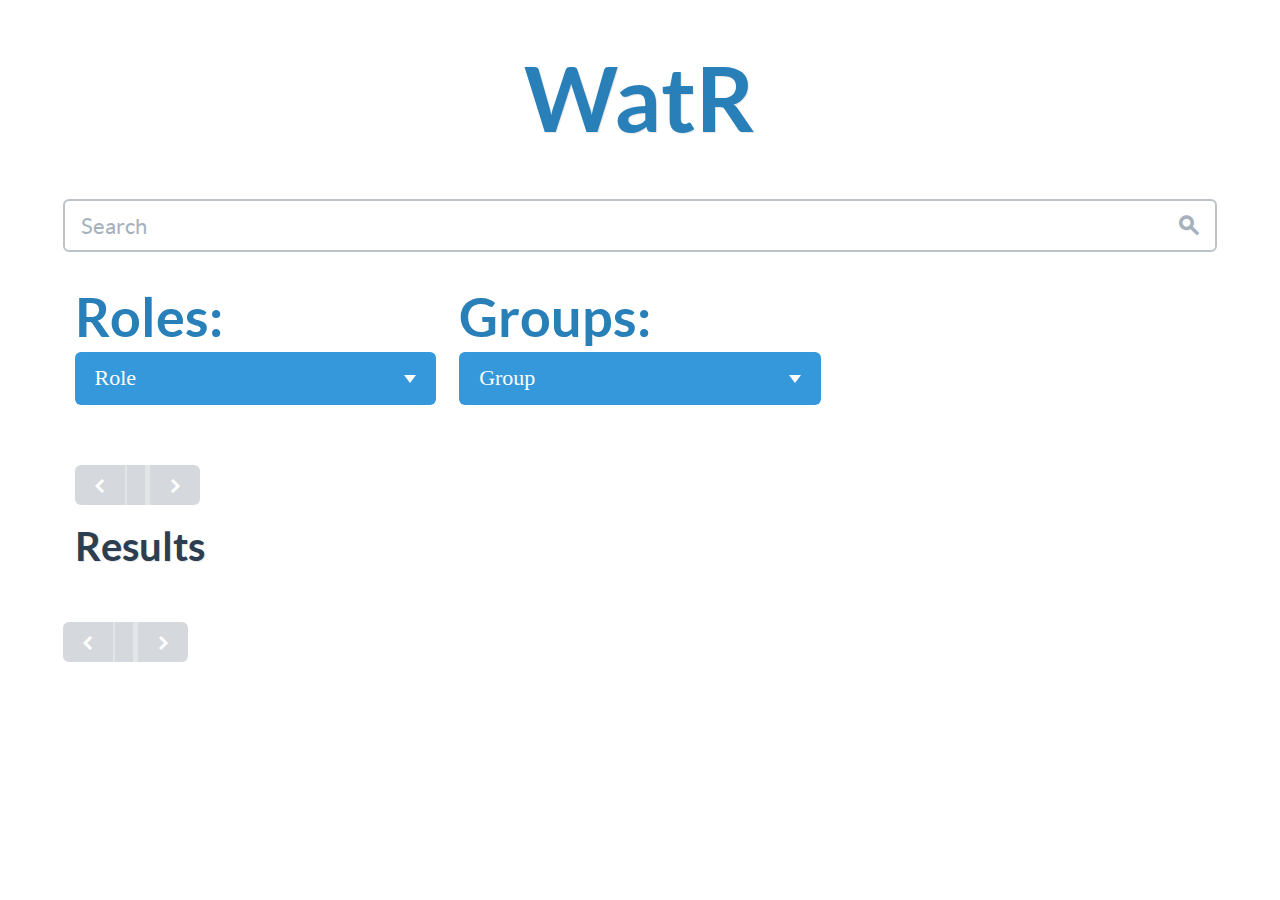
<file: index.html>
<!DOCTYPE html>
<html lang="en">
    <head>
        <meta charset="utf-8"/>
        <title>WatR</title>

        <!-- Optimized mobile viewport -->
        <meta name="viewport" content="width=device-width, initial-scale=1.0"/>

        <meta http-equiv="X-UA-Compatible" content="IE=edge,chrome=1"/>
        <meta name="description" content="outil de recherche solR personalisé"/>
        <meta name="author" content="de fred, flav et louis l'embrouille"/>
        <meta name="keywords" content="solr recherche search watr" />


        <!-- Loading Bootstrap -->
        <link href="bootstrap/css/bootstrap.css" rel="stylesheet"/>

        <!-- css sheets-->
        <link rel="stylesheet" media="screen" type="text/css" href="css/normalize.css" />
        <link href="css/style.css" rel="stylesheet" />
        <link href="css/flat-ui.css" rel="stylesheet"/>
        <link href="css/watr.css" rel="stylesheet"/>
        <link rel="shortcut icon" href="images/favicon.ico"/>

        <!-- HTML5 shim, for IE6-8 support of HTML5 elements. All other JS at the end of file. -->
        <!--[if lt IE 9]>
          <script src="js/html5shiv.js"></script>
          <script src="js/respond.min.js"></script>
        <![endif]-->



    </head>
    <body>
        <div id="header" class="container">
            <header>
                <div class="g3" style="text-align:center;">
                    <h1>WatR</h1>
                </div>
            </header>
        </div>

        <!-- zone de filtres -->
        <div class="g3">
            <input id="search"  type="text" class="form-control input-hg" placeholder="Search" />
            <span class="input-icon fui-search"></span>
        </div>

        <div id="left" class="g3">

            <div id="role" class="g1">
                <label>Roles:</label>
                <select name="huge" multiple="multiple"   class="select-block">
                </select>
            </div>

            <div id="group" class="g1">
                <label>Groups:</label>
                <select name="huge" multiple="multiple" class="select-block">
                </select>
            </div>
            
            <!-- Le paginateur du haut -->
            <div class="pagination g3">
			  <ul>
				<li class="previous">
				  <a href="#" class="fui-arrow-left" onclick="previousPage();"></a>
				</li>			

				<li class="next">
				  <a href="#" class="fui-arrow-right" onclick="nextPage();"></a>
				</li>
			  </ul>
			</div>

            <!-- Zone d'affichage des resultats -->
            <h3 class="g3">Results</h3>
            <table id="results" style="border:1px solid grey;">
            </table>        
        </div>
        <!-- Formulaire de filtre supplémentaire -->
   <!--     <div id="details" class="g1">
            <h4>Person</h4>
            <input type="text" class="form-control input-lg g3" placeholder="Lastname"/>
            <input type="text" class="form-control input-lg g3" placeholder="Firstname"/>
            <input type="text" class="form-control input-lg g3" placeholder="Age"/>
            <p>Sex:</p>
            <label class="radio g1"><input type="radio" name="group1" value="1" data-toggle="radio" checked>All</label>
            <label class="radio g1"><input type="radio" name="group1" value="2" data-toggle="radio">Man</label>
            <label class="radio g1"><input type="radio" name="group1" value="3" data-toggle="radio">Woman</label>
            <input type="text" class="form-control input-lg g3" placeholder="Size"/>
            <input type="text" class="form-control input-lg g3" placeholder="FootSize"/>
        </div>-->
		
		
		<!-- Le paginateur du bas -->
		<div class="pagination g3">
		  <ul>
			<li class="previous">
			  <a href="#" class="fui-arrow-left" onclick="previousPage();"></a>
			</li>
										

			<li class="next">
			  <a href="#" class="fui-arrow-right" onclick="nextPage();"></a>
			</li>
		  </ul>
		</div>

        <!-- retour a la ligne forcé -->
        <div class="cf"></div>

        <!-- /.container -->


        <!-- Load JS here for greater good =============================-->
        <!-- jquery -->
        <script src="http://ajax.googleapis.com/ajax/libs/jquery/1.10.2/jquery.min.js"></script>
        <script src="//code.jquery.com/jquery-1.10.2.js"></script>
        <script src="js/jquery-1.8.3.min.js"></script>
        <script src="js/jquery-ui-1.10.3.custom.min.js"></script>
        <script src="js/jquery.ui.touch-punch.min.js"></script>
        <script src="js/bootstrap.min.js"></script>
        <script src="js/bootstrap-select.js"></script>
        <script src="js/bootstrap-switch.js"></script>
        <script src="js/flatui-checkbox.js"></script>
        <script src="js/flatui-radio.js"></script>
        <script src="js/jquery.tagsinput.js"></script>
        <script src="js/jquery.placeholder.js"></script>

        <!-- watR script-->
        <script type="text/javascript" src="js/watr.js"></script>

        <!-- HTML5 IE Enabling Script -->
        <!--[if lt IE 9]><script src="http://html5shim.googlecode.com/svn/trunk/html5.js"></script><![endif]-->

        <!-- CSS3 Media Queries -->
        <script src="js/respond.min.js"></script>

    </body>
</html>
</file>
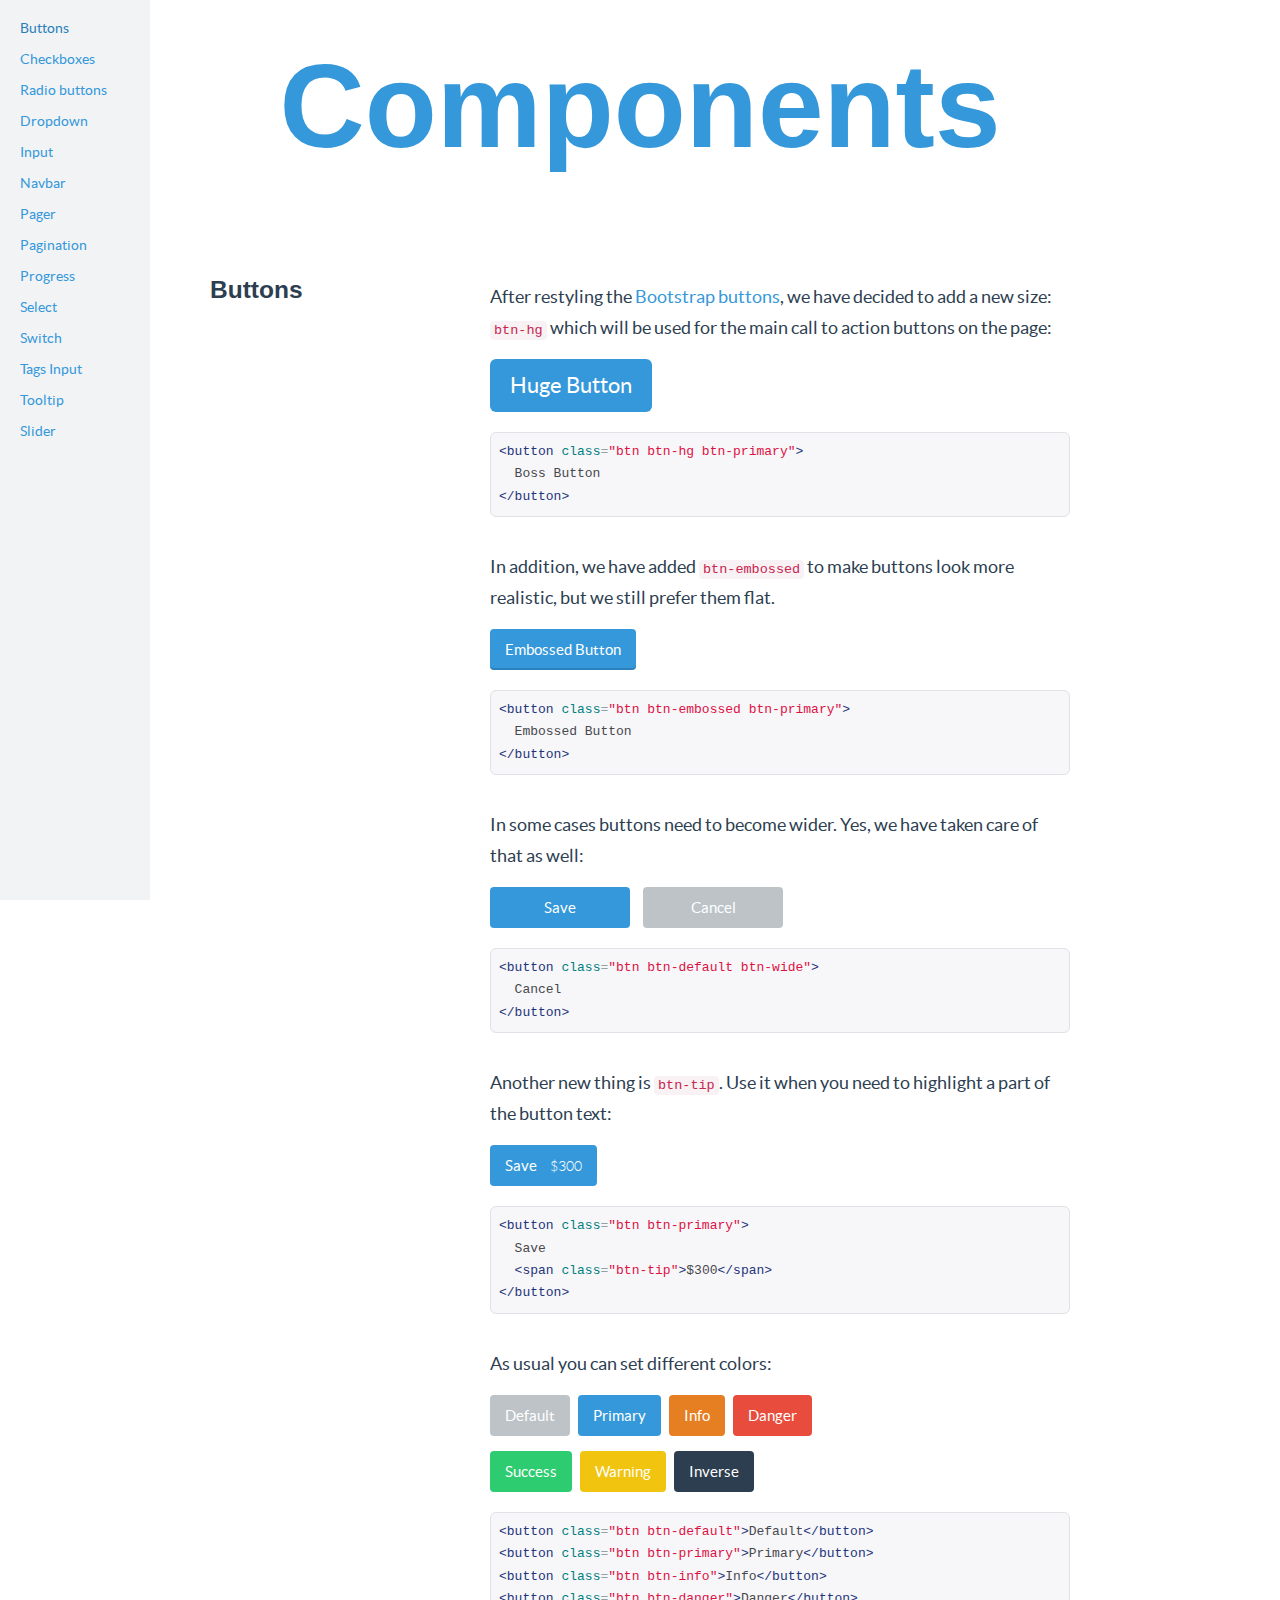
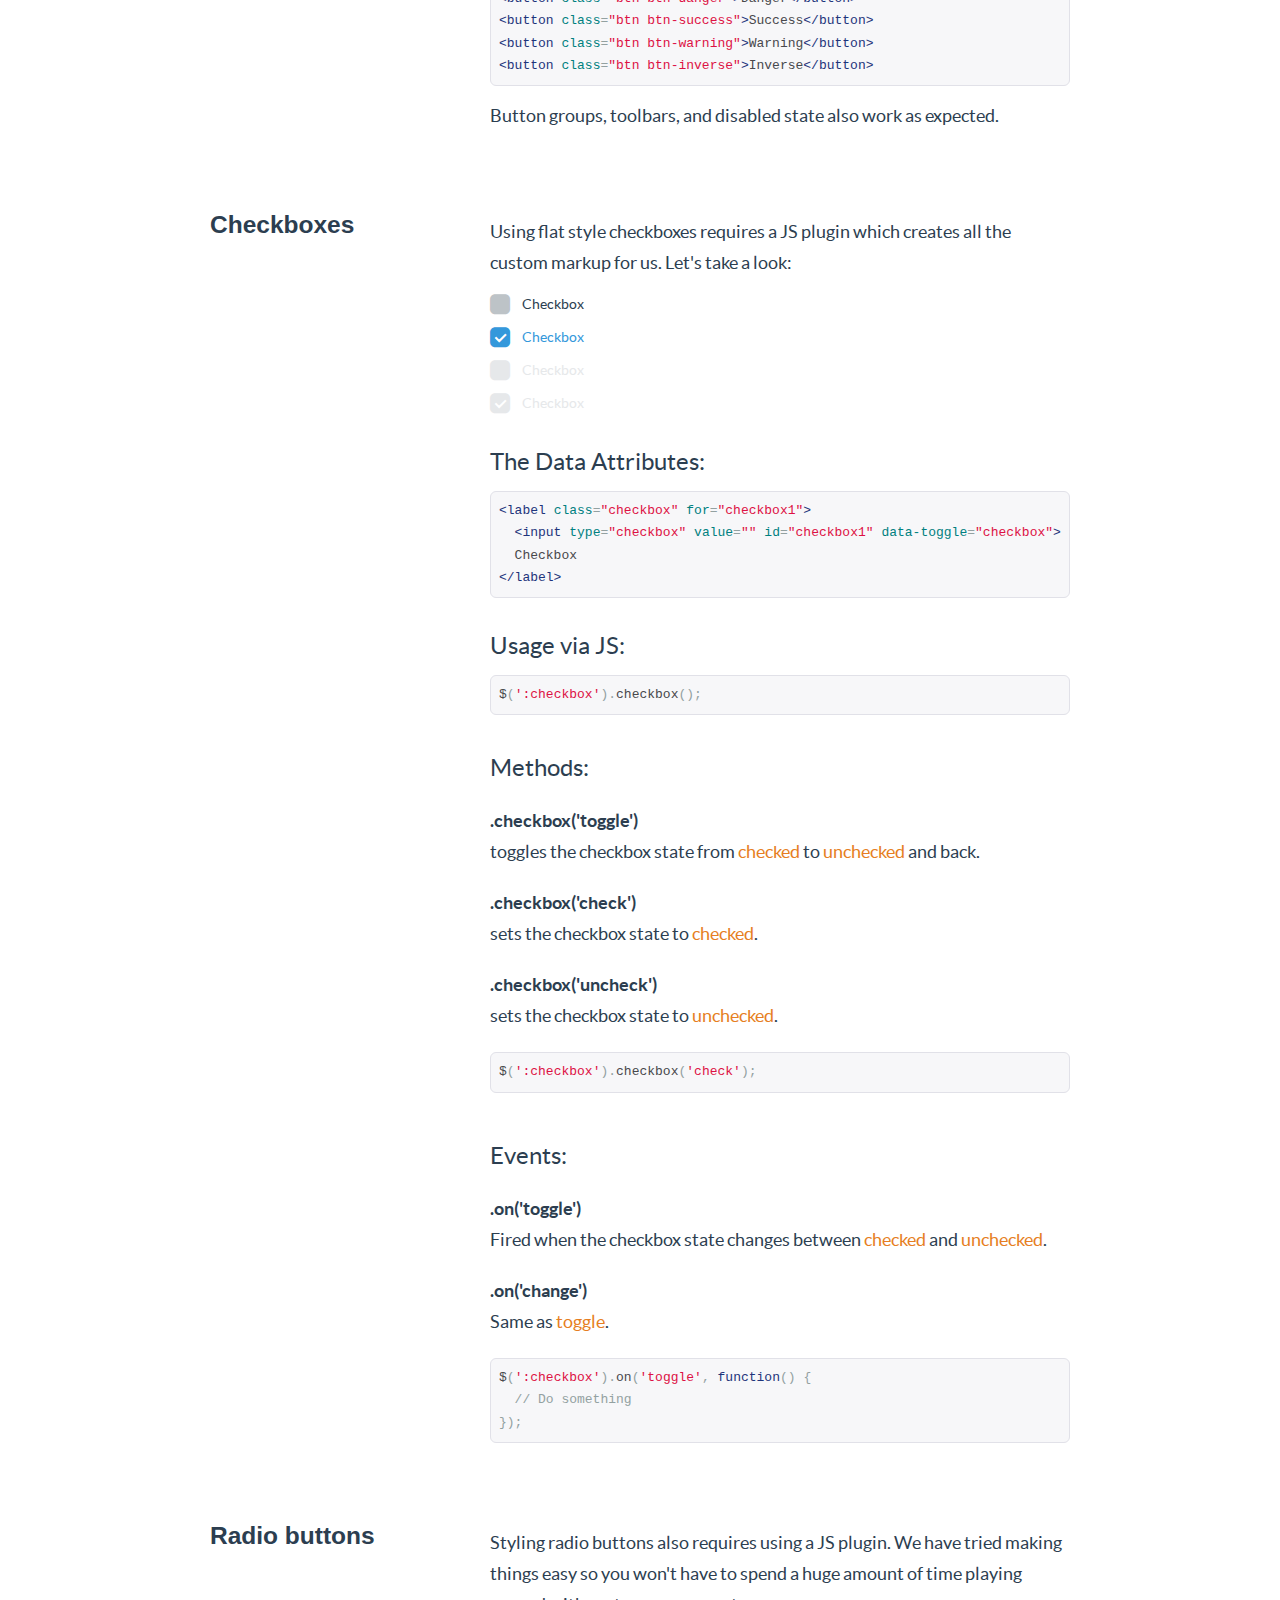
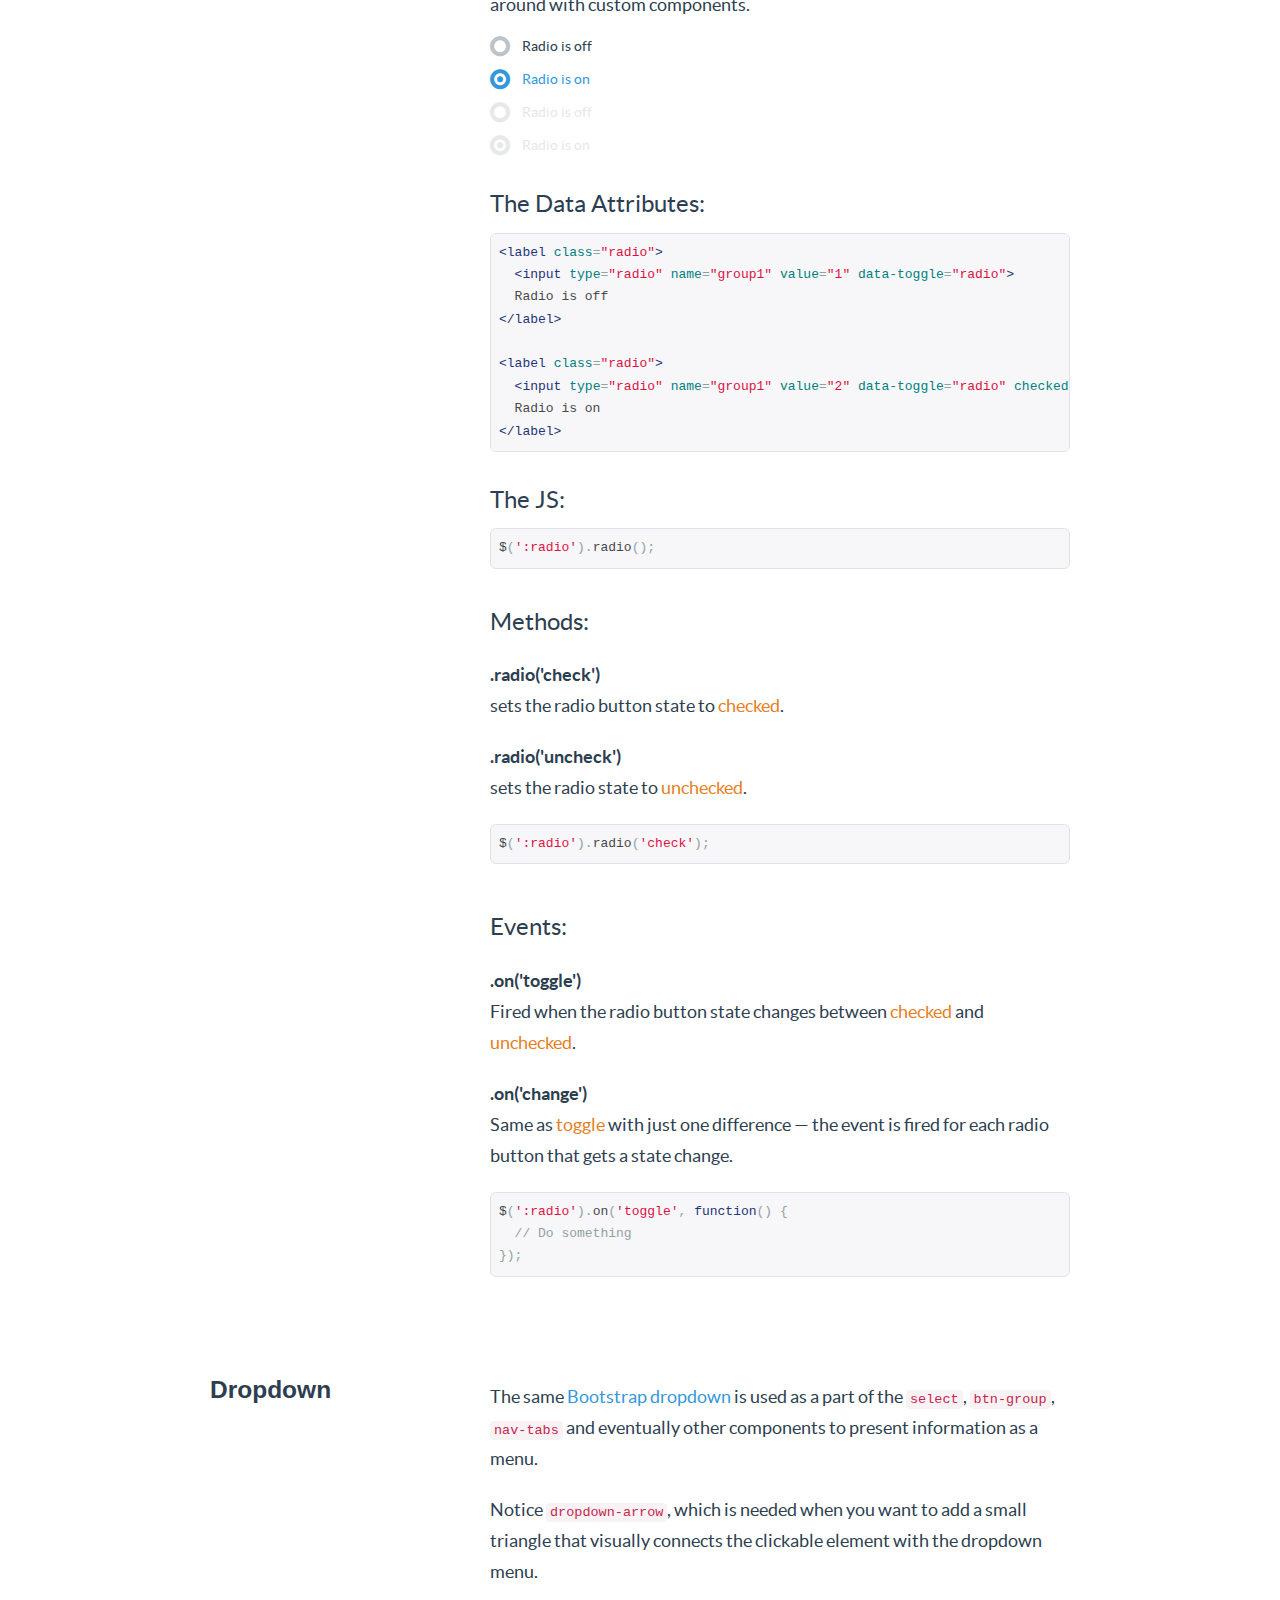
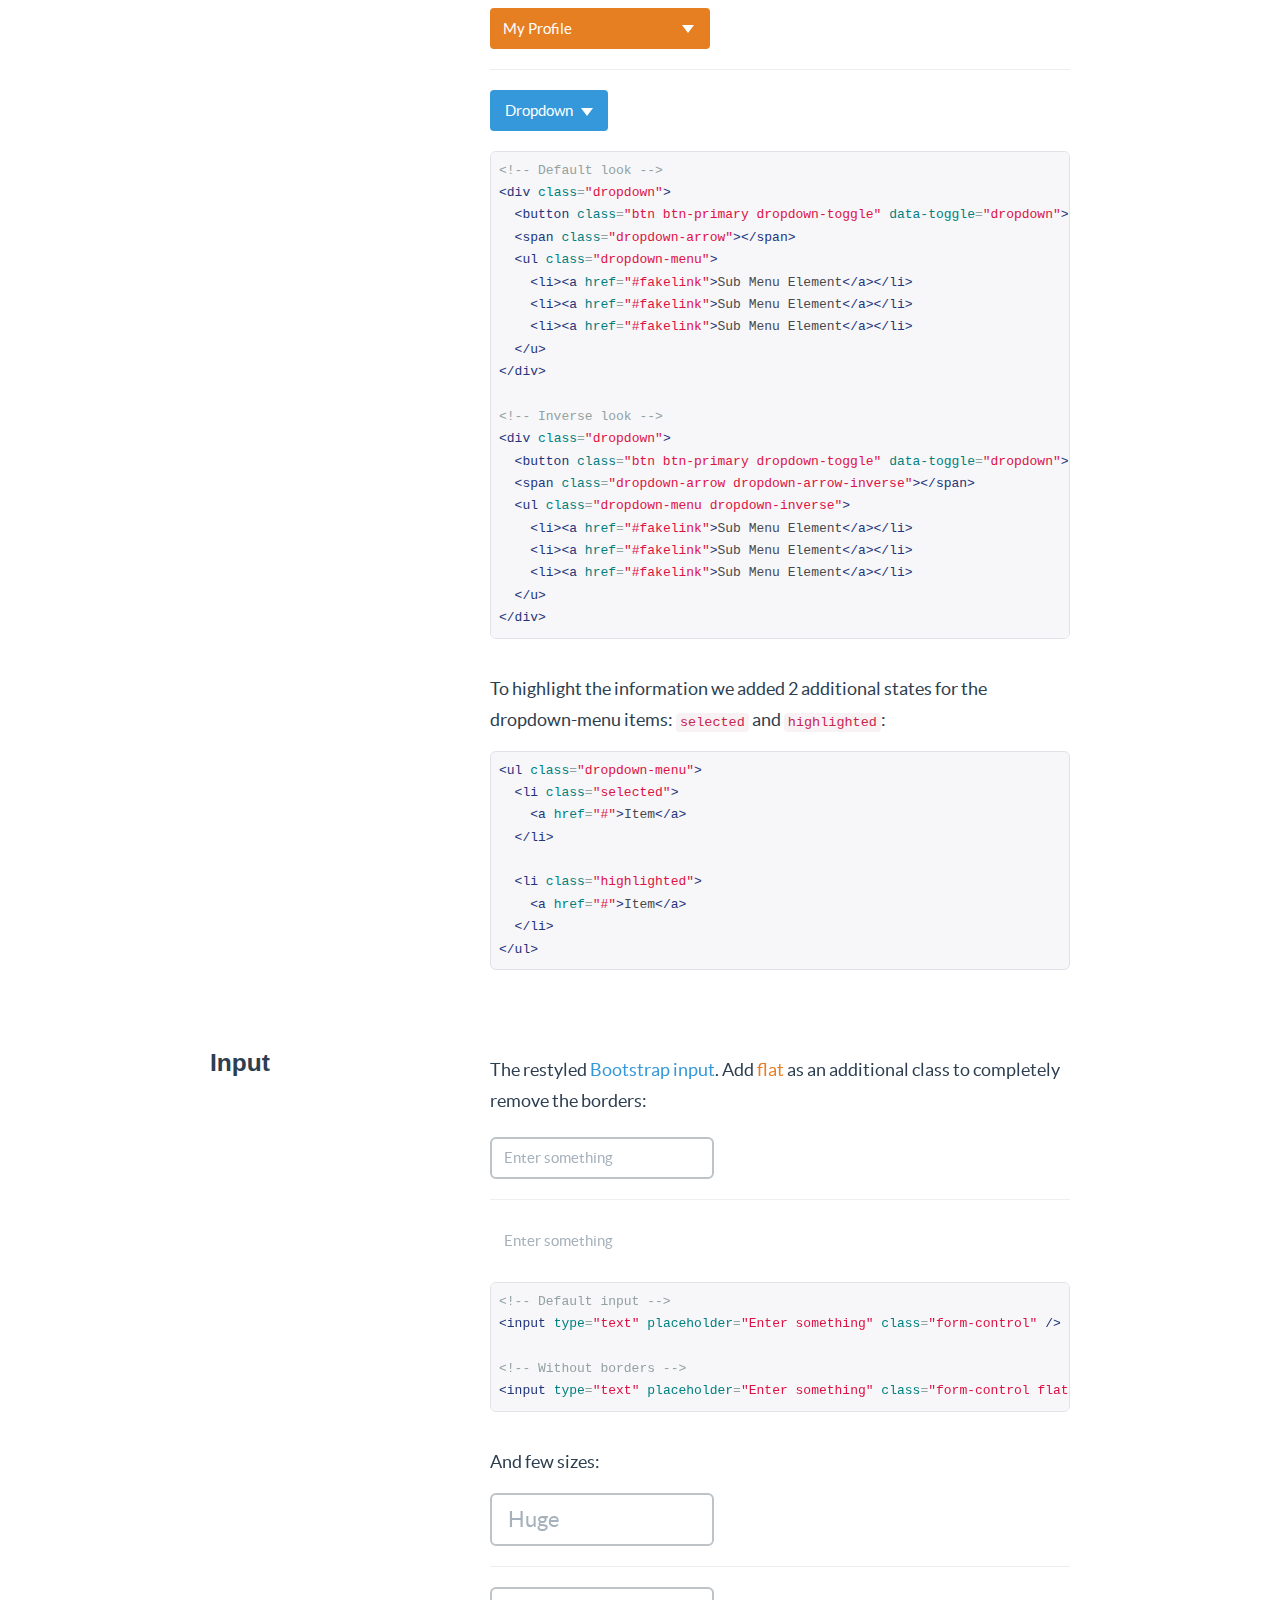
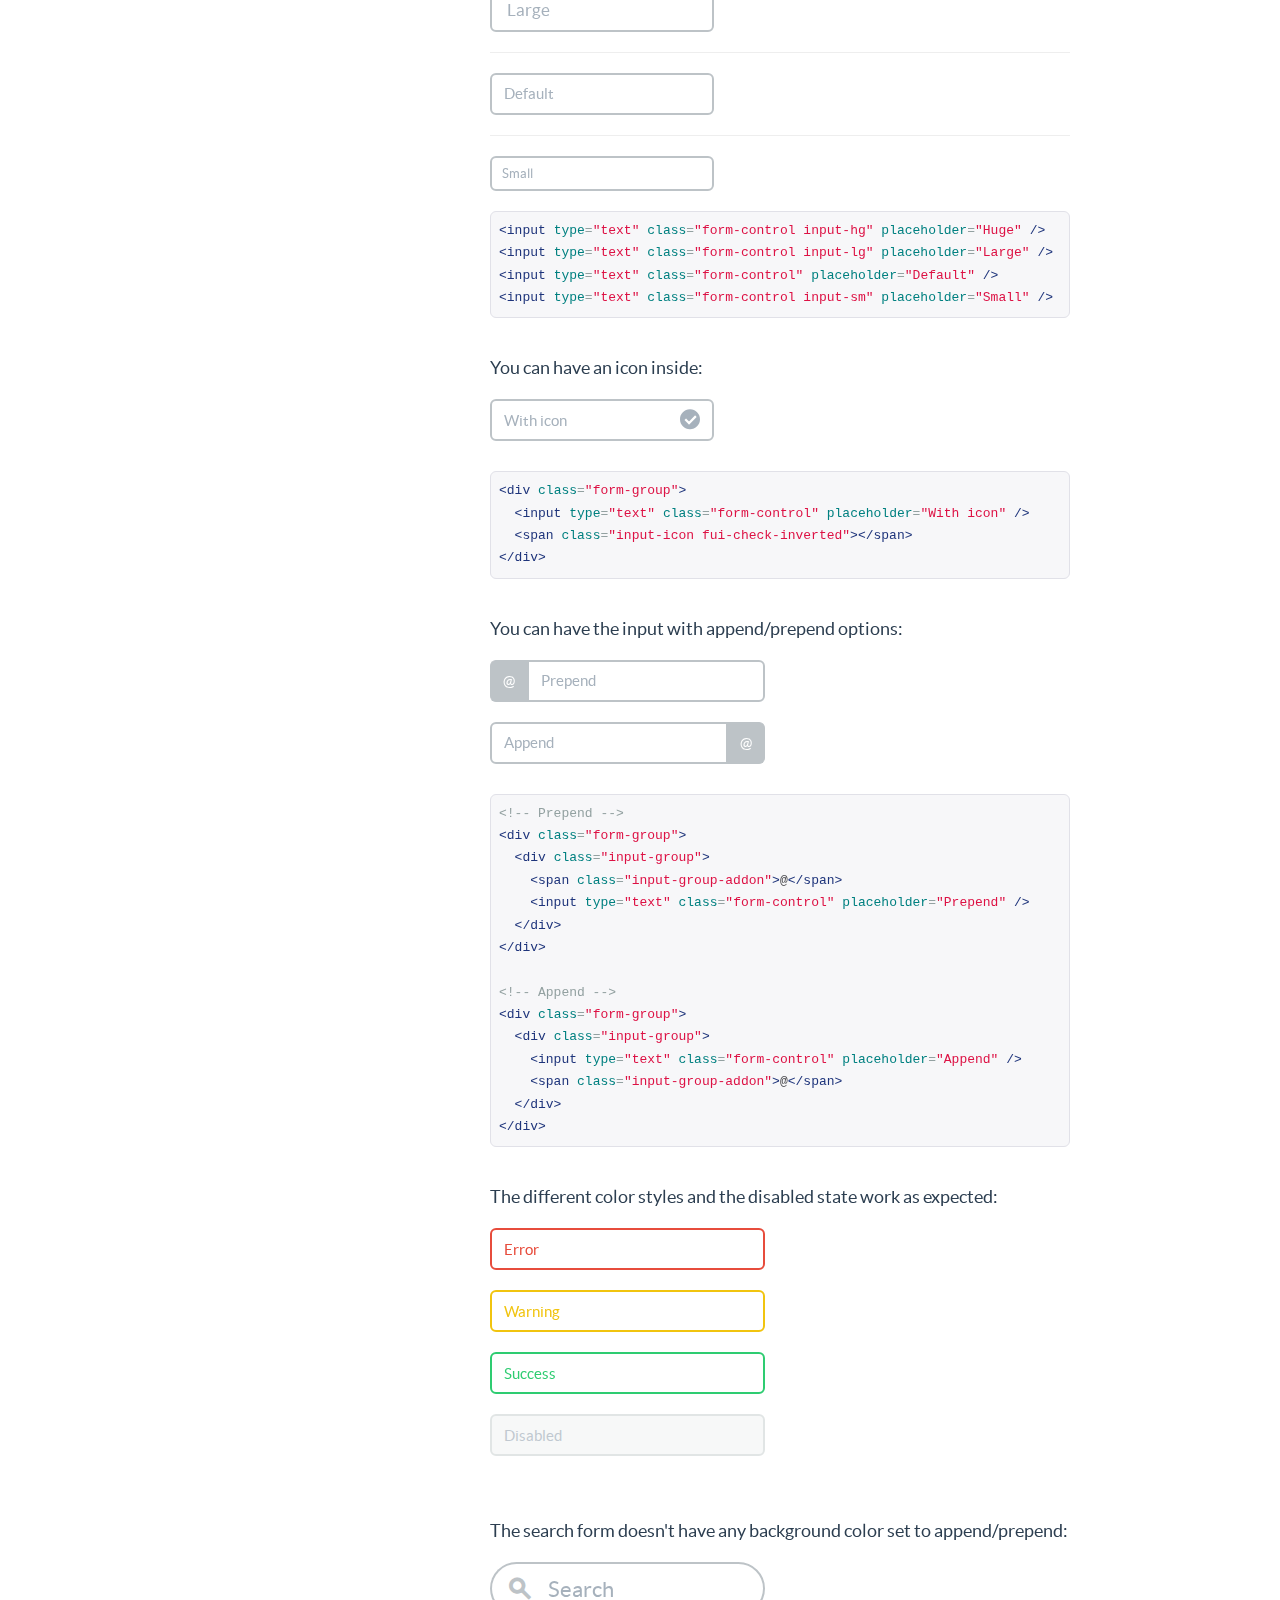
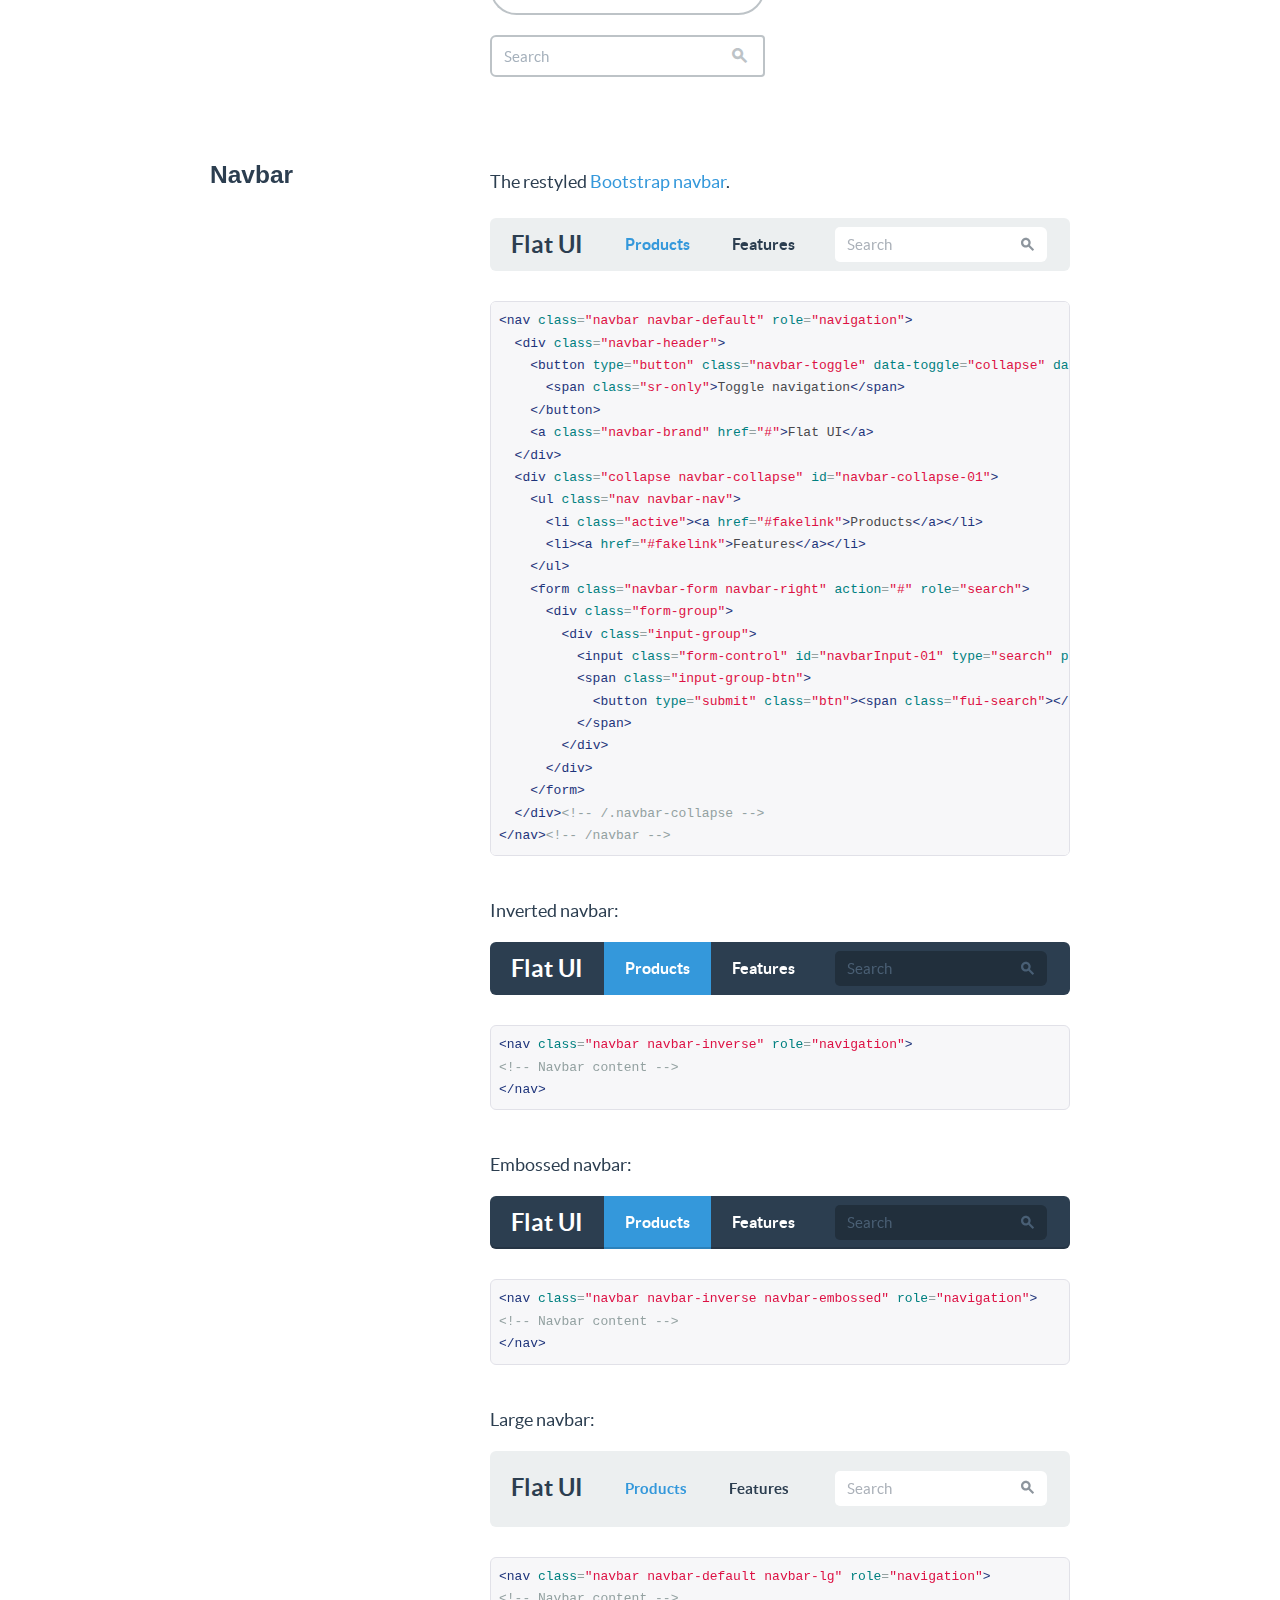
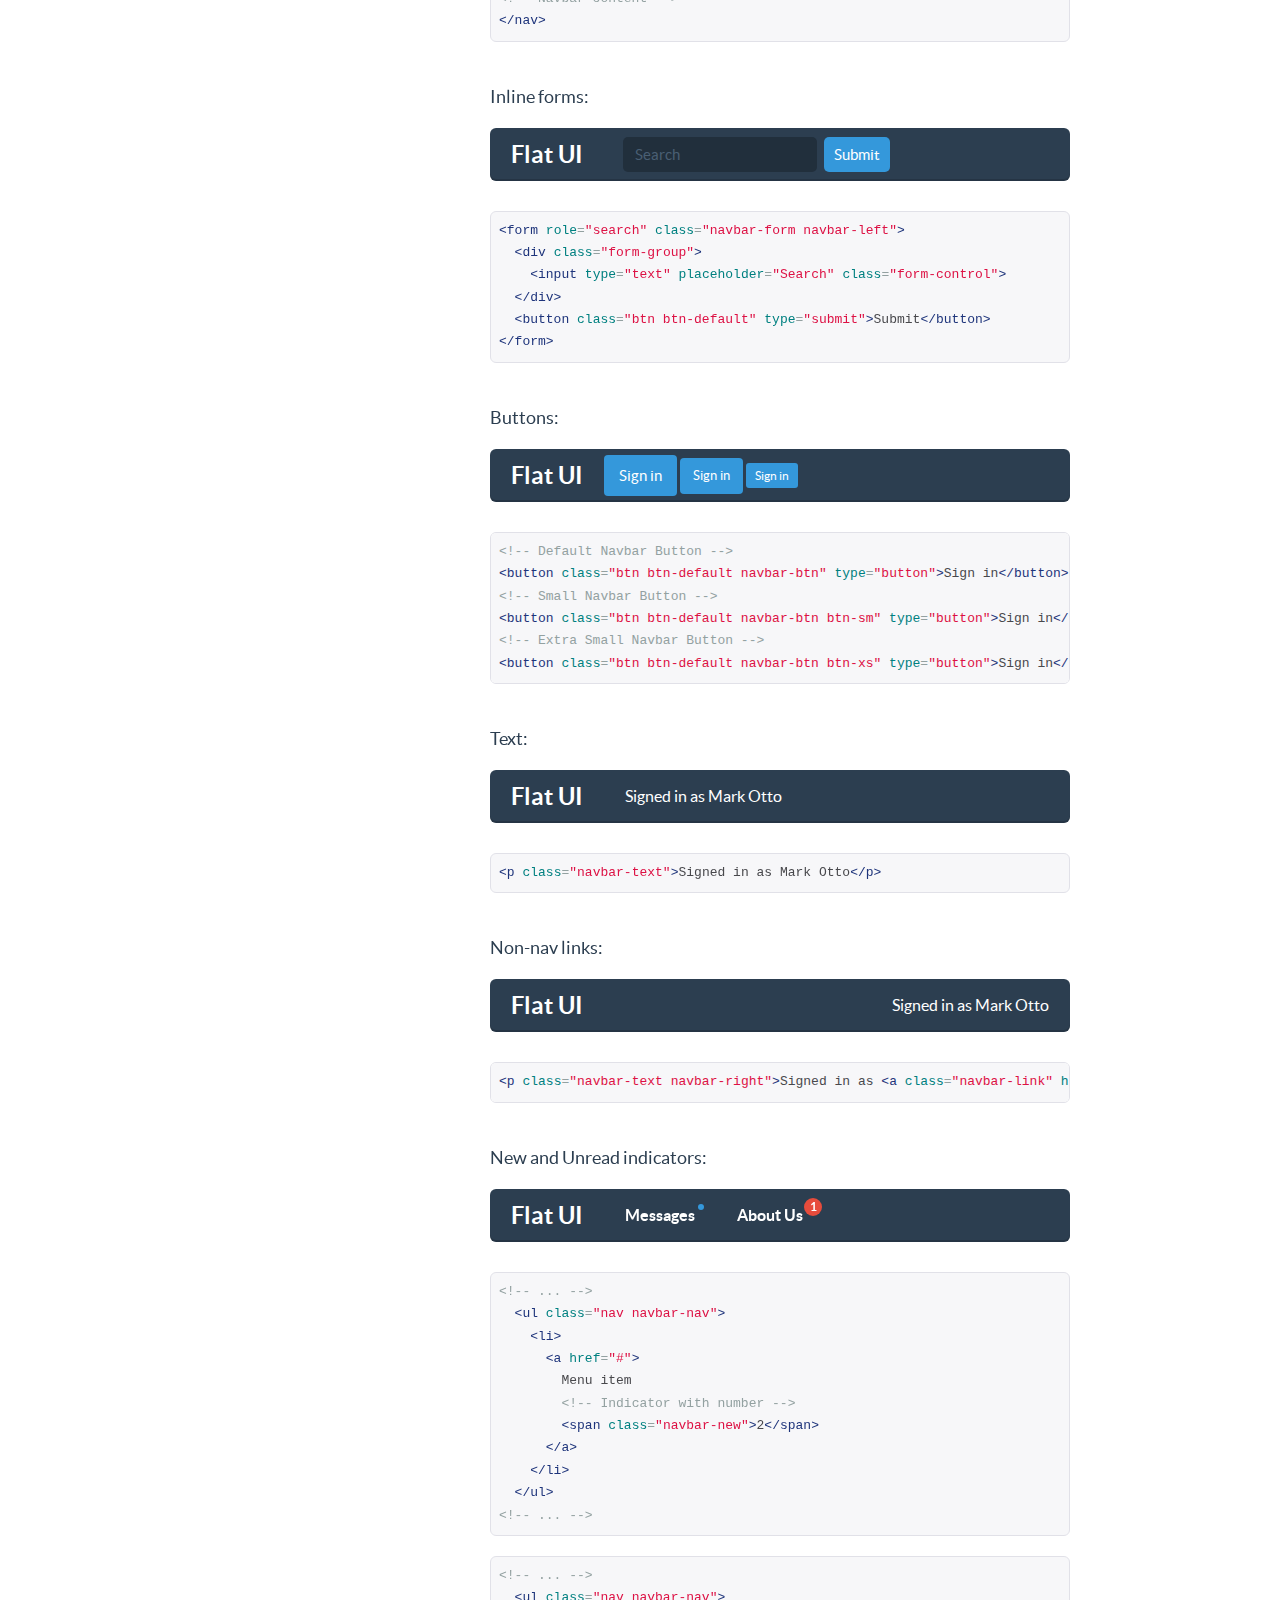
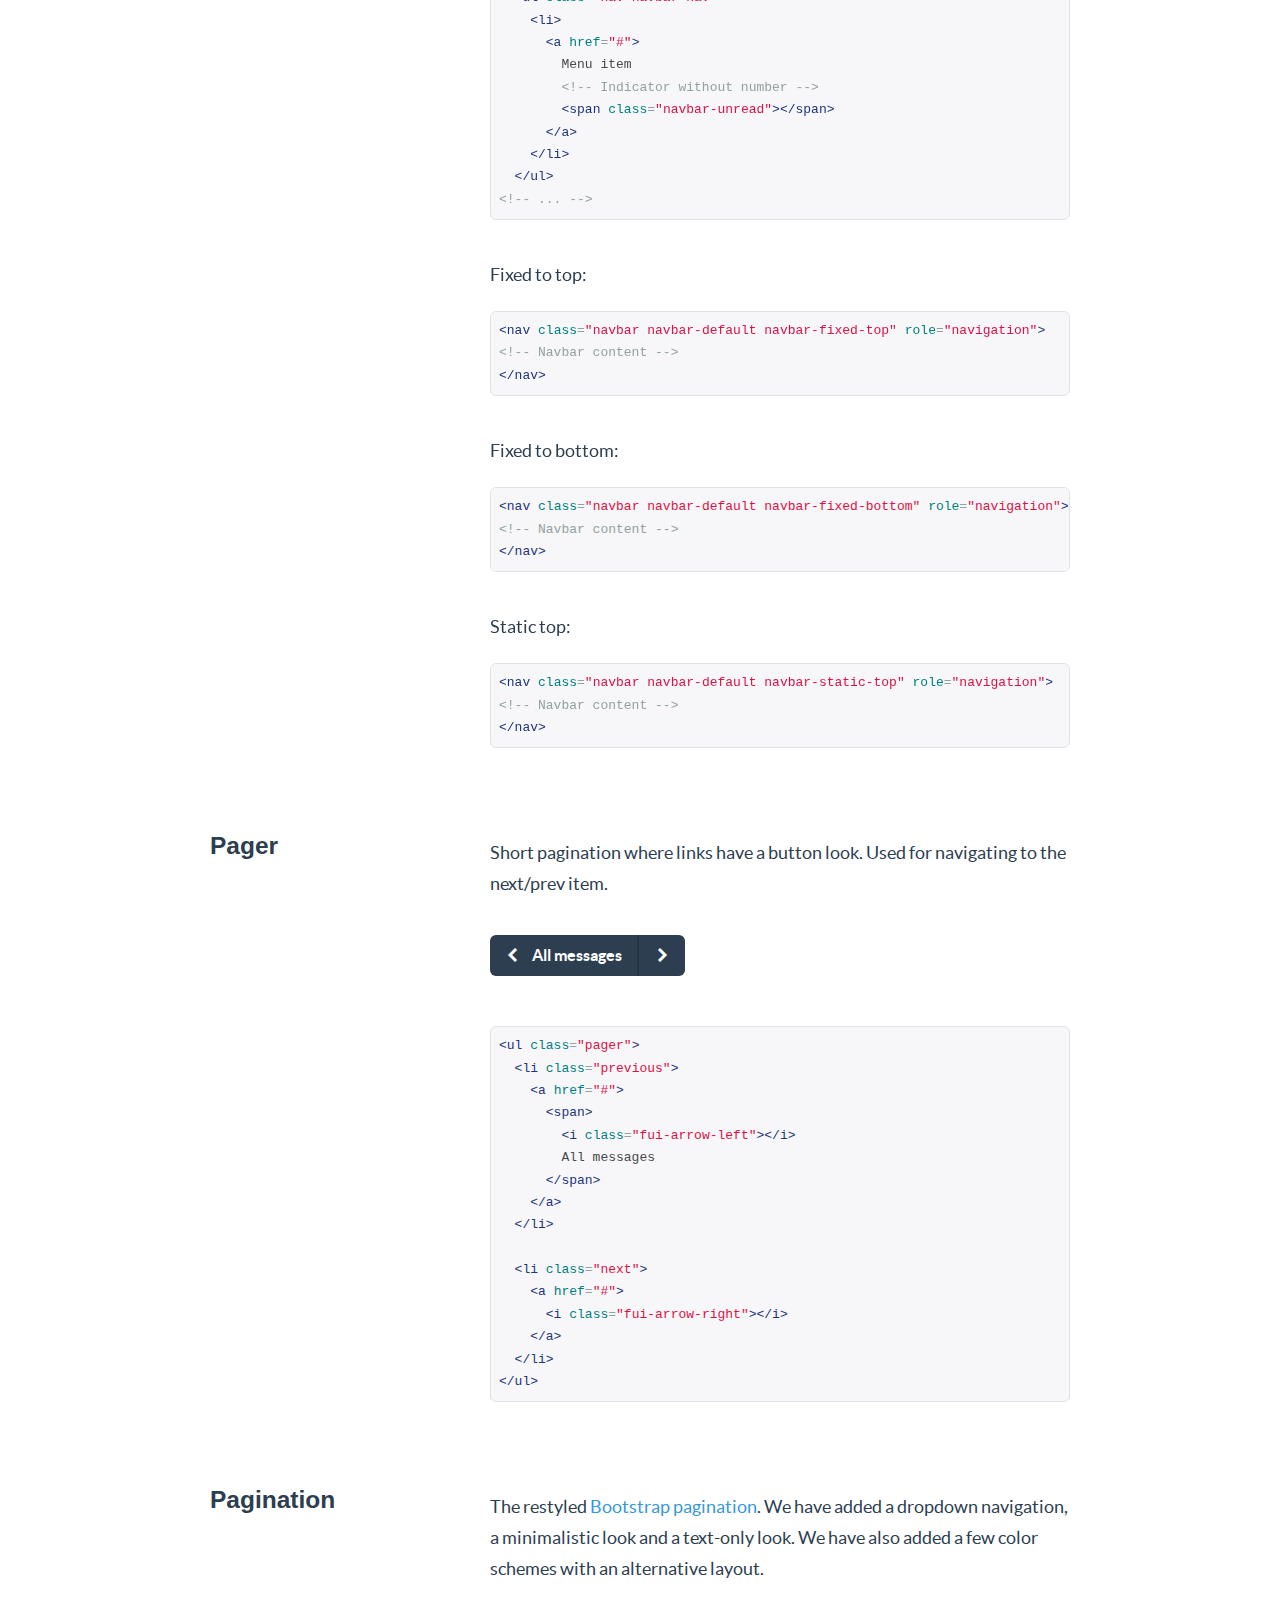
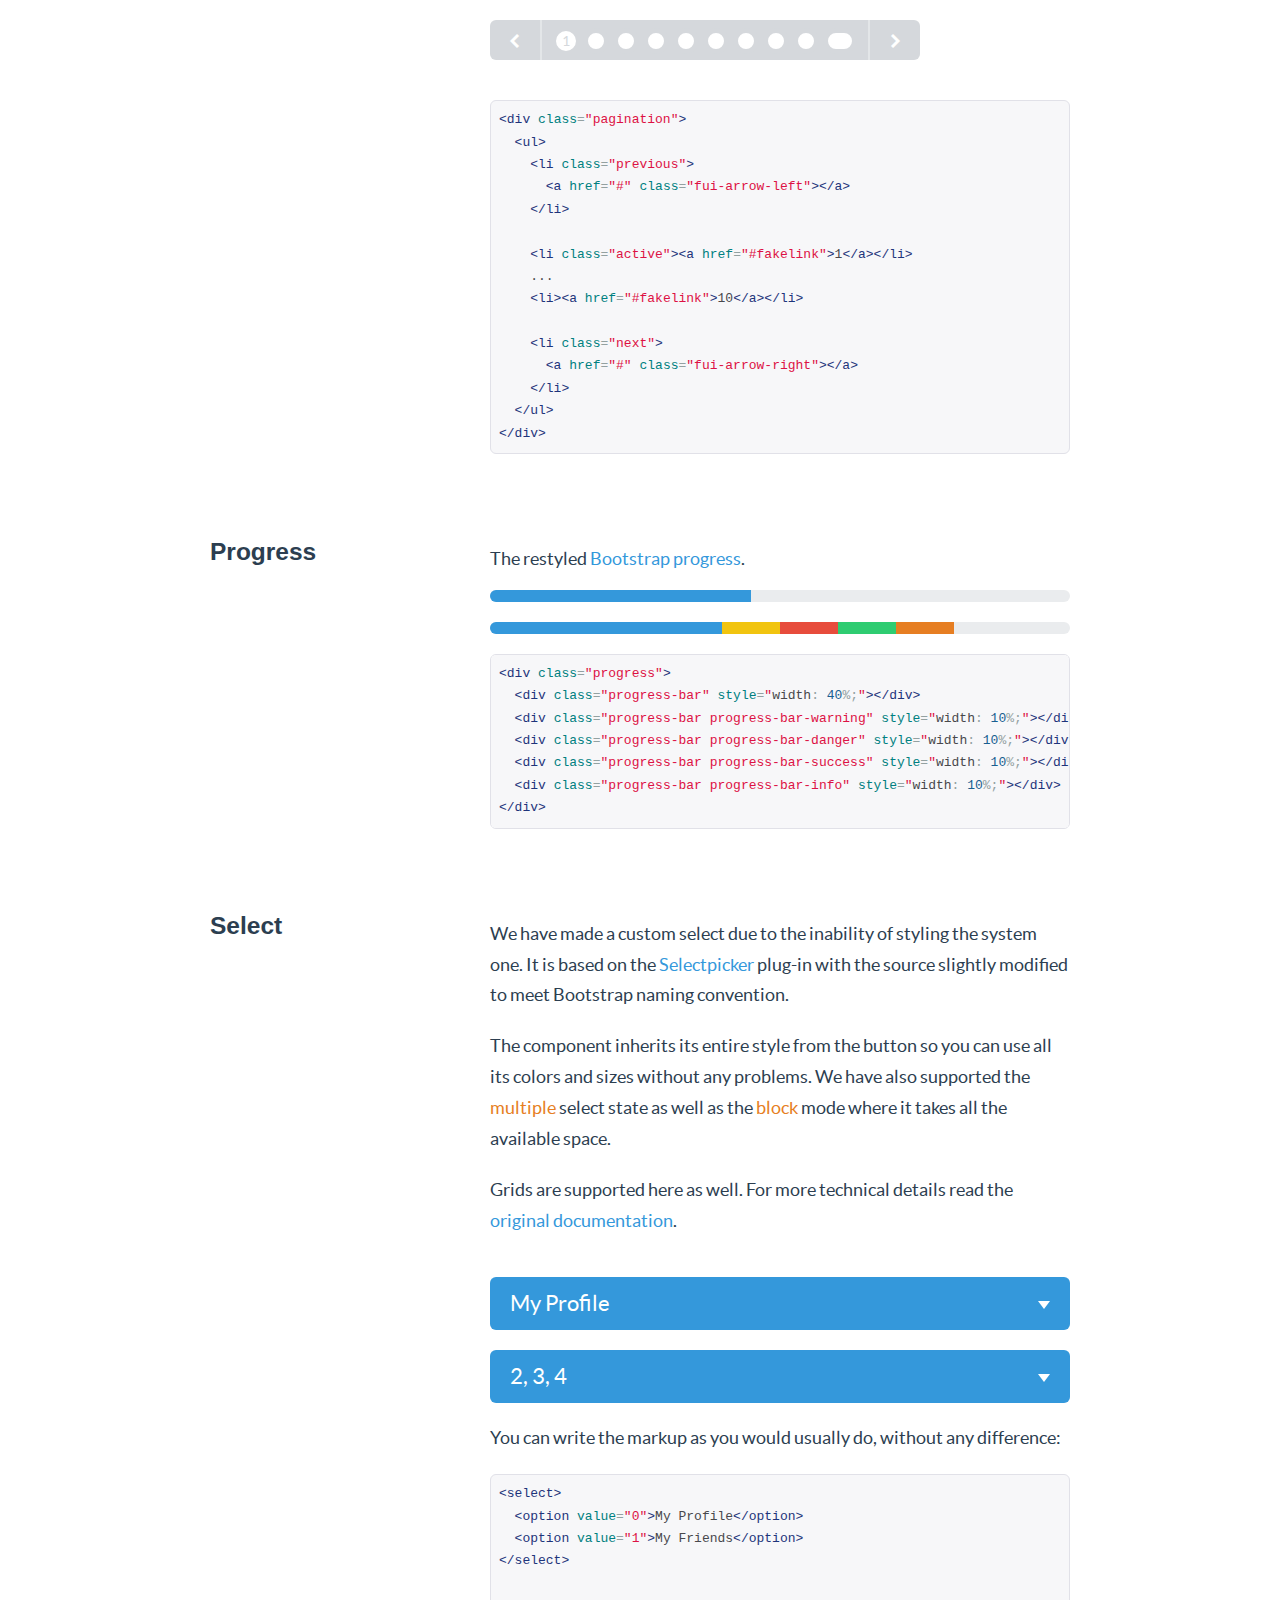
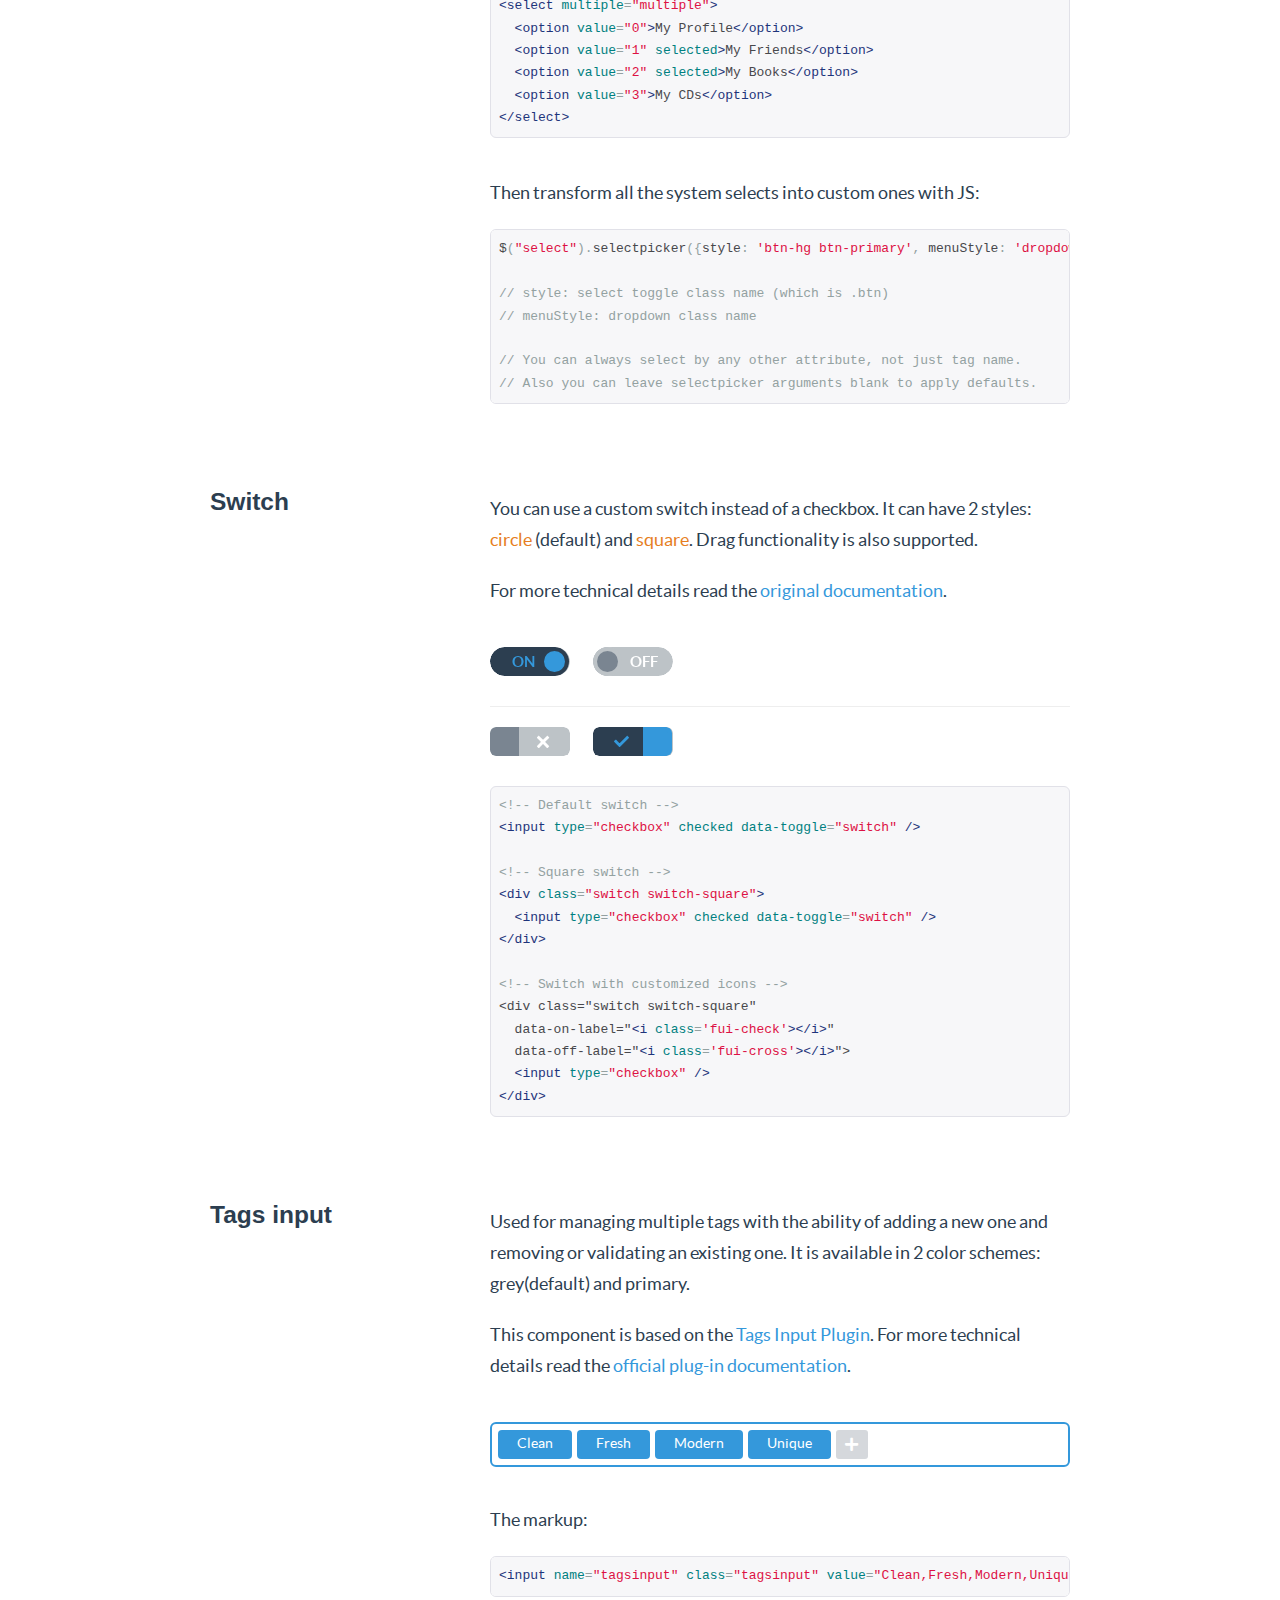
<file: FLATUI_components.html>
<!DOCTYPE html>
<html lang="en">
  <head>
    <meta charset="utf-8">
    <title>Components &middot; Flat UI Free</title>
    <meta name="viewport" content="width=device-width, initial-scale=1.0">

    <!-- Loading Bootstrap -->
    <link href="bootstrap/css/bootstrap.css" rel="stylesheet">
    <link href="bootstrap/css/prettify.css" rel="stylesheet">

    <!-- Loading Flat UI -->
    <link href="css/flat-ui.css" rel="stylesheet">
    <link href="css/docs.css" rel="stylesheet">

    <link rel="shortcut icon" href="images/favicon.ico">

    <!-- HTML5 shim, for IE6-8 support of HTML5 elements. All other JS at the end of file. -->
    <!--[if lt IE 9]>
      <script src="js/html5shiv.js"></script>
      <script src="js/respond.min.js"></script>
    <![endif]-->
  </head>
  <body>
    <ul class="demo-sidebar hide-on-tablets">
      <li><a href="#fui-button">Buttons</a></li>
      <li><a href="#fui-checkbox">Checkboxes</a></li>
      <li><a href="#fui-radio">Radio buttons</a></li>
      <li><a href="#fui-dropdown">Dropdown</a></li>
      <li><a href="#fui-input">Input</a></li>
      <li><a href="#fui-navbar">Navbar</a></li>
      <li><a href="#fui-pager">Pager</a></li>
      <li><a href="#fui-pagination">Pagination</a></li>
      <li><a href="#fui-progress">Progress</a></li>
      <li><a href="#fui-select">Select</a></li>
      <li><a href="#fui-switch">Switch</a></li>
      <li><a href="#fui-tagsinput">Tags Input</a></li>
      <li><a href="#fui-tooltip">Tooltip</a></li>
      <li><a href="#fui-slider">Slider</a></li>
    </ul> <!-- /nav -->

		<h1 class="demo-headline">Components</h1>		
    <div class="container">    	
    	<div id="fui-button" class="pbl"></div>
    	
      <div class="demo-row">
        <div class="demo-title">
          <h3>Buttons</h3>
        </div>

        <div class="demo-content">
          <p>
            After restyling the <a href="http://getbootstrap.com/css/#buttons">Bootstrap buttons</a>, we have decided to add a new size: <code>btn-hg</code> which will be used for the main call to action buttons on the page:
          </p>
          <p class="mbl">
            <button class="btn btn-hg btn-primary">Huge Button</button>
          </p>
<pre class="prettyprint">
&lt;button class="btn btn-hg btn-primary"&gt;
  Boss Button
&lt;/button&gt;
</pre>

          <p class="ptl">
            In addition, we have added <code>btn-embossed</code> to make buttons look more realistic, but we still prefer them flat.
          </p>
          <p class="mbl">
            <button class="btn btn-embossed btn-primary">Embossed Button</button>
          </p>
<pre class="prettyprint">
&lt;button class="btn btn-embossed btn-primary"&gt;
  Embossed Button
&lt;/button&gt;
</pre>

          <p class="ptl">
            In some cases buttons need to become wider. Yes, we have taken care of that as well:
          </p>
          <p class="mbl">
            <button class="btn btn-wide btn-primary mrm">Save</button>
            <button class="btn btn-wide btn-default">Cancel</button>
          </p>
<pre class="prettyprint">
&lt;button class="btn btn-default btn-wide"&gt;
  Cancel
&lt;/button&gt;
</pre>

          <p class="ptl">
            Another new thing is <code>btn-tip</code>. Use it when you need to highlight a part of the button text:
          </p>
          <p class="mbl">
            <button class="btn btn-primary">
              Save
              <span class="btn-tip">$300</span>
            </button>
          </p>
<pre class="prettyprint">
&lt;button class="btn btn-primary"&gt;
  Save
  &lt;span class="btn-tip"&gt;$300&lt;/span&gt;
&lt;/button&gt;
</pre>

          <p class="ptl">
            As usual you can set different colors:
          </p>
          <p>
	          <button class="btn btn-default mrs">Default</button>
            <button class="btn btn-primary mrs">Primary</button>
            <button class="btn btn-info mrs">Info</button>
            <button class="btn btn-danger mrs">Danger</button>
          </p>
          <p class="mbl">            
            <button class="btn btn-success mrs">Success</button>
            <button class="btn btn-warning mrs">Warning</button>
            <button class="btn btn-inverse mrs">Inverse</button>
          </p>
<pre class="prettyprint">
&lt;button class="btn btn-default"&gt;Default&lt;/button&gt;
&lt;button class="btn btn-primary"&gt;Primary&lt;/button&gt;
&lt;button class="btn btn-info"&gt;Info&lt;/button&gt;
&lt;button class="btn btn-danger"&gt;Danger&lt;/button&gt;
&lt;button class="btn btn-success"&gt;Success&lt;/button&gt;
&lt;button class="btn btn-warning"&gt;Warning&lt;/button&gt;
&lt;button class="btn btn-inverse"&gt;Inverse&lt;/button&gt;
</pre>

          <p>
            Button groups, toolbars, and disabled state also work as expected.
          </p>
        </div>        
      </div><!-- /.demo-row -->
      
			<div id="fui-checkbox" class="pbl"></div>
			
      <div class="demo-row">      	
        <div class="demo-title">
          <h3>Checkboxes</h3>
        </div>

        <div class="demo-content">
          <p>
            Using flat style checkboxes requires a JS plugin which creates all the custom markup for us. Let's take a look:
          </p>
          <label class="checkbox" for="checkbox1">
            <input type="checkbox" value="" id="checkbox1" data-toggle="checkbox">
            Checkbox
          </label>
          <label class="checkbox" for="checkbox2">
            <input type="checkbox" value="" id="checkbox2" checked="checked" data-toggle="checkbox">
            Checkbox
          </label>
          <label class="checkbox" for="checkbox3">
            <input type="checkbox" value="" id="checkbox3" data-toggle="checkbox" disabled="">
            Checkbox
          </label>
          <label class="checkbox" for="checkbox4">
            <input type="checkbox" value="" id="checkbox4" checked="checked" data-toggle="checkbox" disabled="">
            Checkbox
          </label>

          <h6 class="ptl">The Data Attributes:</h6>
<pre class="prettyprint">
&lt;label class="checkbox" for="checkbox1"&gt;
  &lt;input type="checkbox" value="" id="checkbox1" data-toggle="checkbox"&gt;
  Checkbox
&lt;/label&gt;
</pre>

          <h6 class="ptl">Usage via JS:</h6>
<pre class="prettyprint">
$(':checkbox').checkbox();
</pre>

          <div class="pvm">
            <h6>Methods:</h6>
          </div>
          <p class="mbl">
            <strong>.checkbox('toggle')</strong>
            <br/>
            toggles the checkbox state from <span class="text-info">checked</span>
            to <span class="text-info">unchecked</span> and back.
          </p>
          <p class="mbl">
            <strong>.checkbox('check')</strong>
            <br/>
            sets the checkbox state to <span class="text-info">checked</span>.
          </p>
          <p class="mbl">
            <strong>.checkbox('uncheck')</strong>
            <br/>
            sets the checkbox state to <span class="text-info">unchecked</span>.
          </p>
<pre class="prettyprint">
$(':checkbox').checkbox('check');
</pre>

          <div class="pbm ptl">
            <h6>Events:</h6>
          </div>
          <p class="mbl">
            <strong>.on('toggle')</strong>
            <br/>
            Fired when the checkbox state changes between
            <span class="text-info">checked</span> and
            <span class="text-info">unchecked</span>.
          </p>
          <p class="mbl">
            <strong>.on('change')</strong>
            <br/>
            Same as <span class="text-info">toggle</span>.
          </p>
<pre class="prettyprint">
$(':checkbox').on('toggle', function() {
  // Do something
});
</pre>          
          
        </div> <!-- /.demo-content -->
      </div> <!-- /.demo-row -->
      
      <div id="fui-radio" class="pbl"></div>

      <div class="demo-row">
        <div class="demo-title">
          <h3>Radio buttons</h3>
        </div>

        <div class="demo-content">
          <p>
            Styling radio buttons also requires using a JS plugin. We have tried making things easy so you won't have to spend a huge amount of time playing around with custom&nbsp;components.
          </p>
          <label class="radio">
            <input type="radio" name="group1" value="1" data-toggle="radio">
            Radio is off
          </label>
          <label class="radio">
            <input type="radio" name="group1" value="2" data-toggle="radio" checked>
            Radio is on
          </label>
          <label class="radio">
            <input type="radio" name="group2" value="1" data-toggle="radio" disabled>
            Radio is off
          </label>
          <label class="radio">
            <input type="radio" name="group2" value="2" data-toggle="radio" disabled checked>
            Radio is on
          </label>

          <h6 class="ptl">The Data Attributes:</h6>
<pre class="prettyprint">
&lt;label class="radio"&gt;
  &lt;input type="radio" name="group1" value="1" data-toggle="radio"&gt;
  Radio is off
&lt;/label&gt;

&lt;label class="radio"&gt;
  &lt;input type="radio" name="group1" value="2" data-toggle="radio" checked&gt;
  Radio is on
&lt;/label&gt;
</pre>

          <h6 class="ptl">The JS:</h6>
<pre class="prettyprint">
$(':radio').radio();
</pre>

          <div class="pvm">
            <h6>Methods:</h6>
          </div>
          <p class="mbl">
            <strong>.radio('check')</strong>
            <br/>
            sets the radio button state to <span class="text-info">checked</span>.
          </p>
          <p class="mbl">
            <strong>.radio('uncheck')</strong>
            <br/>
            sets the radio state to <span class="text-info">unchecked</span>.
          </p>
<pre class="prettyprint">
$(':radio').radio('check');
</pre>

          <div class="pbm ptl">
            <h6>Events:</h6>
          </div>
          <p class="mbl">
            <strong>.on('toggle')</strong>
            <br/>
            Fired when the radio button state changes between
            <span class="text-info">checked</span> and
            <span class="text-info">unchecked</span>.
          </p>
          <p class="mbl">
            <strong>.on('change')</strong>
            <br/>
            Same as <span class="text-info">toggle</span> with just one difference &mdash; the event is fired for each radio button that gets a state change.
          </p>
<pre class="prettyprint">
$(':radio').on('toggle', function() {
  // Do something
});
</pre>
        </div> <!-- /.demo-content -->
      </div> <!-- /.demo-row -->
    </div><!-- /.container -->

		

    <div class="container ptl">    	
    	<div id="fui-dropdown" class="pbl"></div>
    
      <div class="demo-row">
        <div class="demo-title">
          <h3>Dropdown</h3>
        </div>

        <div class="demo-content">
          <p class="mbl">
            The same <a href="http://getbootstrap.com/components/#dropdowns">Bootstrap dropdown</a> is used as a part of the <code>select</code>, <code>btn-group</code>, <code>nav-tabs</code> and eventually other components to present information as a menu.
          </p>

          <p class="mbl">
            Notice <code>dropdown-arrow</code>, which is needed when you want to add a small triangle that visually connects the clickable element with the dropdown menu.
          </p>

          <select name="info" class="mbn">
            <optgroup label="Profile">
              <option value="0">My Profile</option>
              <option value="1">My Friends</option>
            </optgroup>
            <optgroup label="System">
              <option value="2">Messages</option>
              <option value="3">My Settings</option>
              <option value="4" class="highlighted">Logout</option>
            </optgroup>
          </select>

          <hr/>
          
          <div class="row">
          	<div class="col-md-3">
	          	<div class="dropdown">
		          	<button class="btn btn-primary dropdown-toggle" data-toggle="dropdown">Dropdown<span class="caret"></span></button>
							  <span class="dropdown-arrow dropdown-arrow-inverse"></span>
		            <ul class="dropdown-menu dropdown-inverse">
		              <li><a href="#fakelink">Sub Menu Element</a></li>
		              <li><a href="#fakelink">Sub Menu Element</a></li>
		              <li><a href="#fakelink">Sub Menu Element</a></li>
		            </ul>
							</div>
          	</div>
          </div>
          

          <div class="pvl">
<pre class="prettyprint">
&lt;!-- Default look --&gt;
&lt;div class="dropdown"&gt;
  &lt;button class="btn btn-primary dropdown-toggle" data-toggle="dropdown">Dropdown&lt;span class="caret"&gt;&lt;/span&gt;&lt;/button&gt;
  &lt;span class="dropdown-arrow"&gt;&lt;/span&gt;
  &lt;ul class="dropdown-menu"&gt;
    &lt;li&gt;&lt;a href="#fakelink">Sub Menu Element&lt;/a&gt;&lt;/li&gt;
    &lt;li&gt;&lt;a href="#fakelink">Sub Menu Element&lt;/a&gt;&lt;/li&gt;
    &lt;li&gt;&lt;a href="#fakelink">Sub Menu Element&lt;/a&gt;&lt;/li&gt;
  &lt;/u&gt;
&lt;/div&gt;

&lt;!-- Inverse look --&gt;
&lt;div class="dropdown"&gt;
  &lt;button class="btn btn-primary dropdown-toggle" data-toggle="dropdown">Dropdown&lt;span class="caret"&gt;&lt;/span&gt;&lt;/button&gt;
  &lt;span class="dropdown-arrow dropdown-arrow-inverse"&gt;&lt;/span&gt;
  &lt;ul class="dropdown-menu dropdown-inverse"&gt;
    &lt;li&gt;&lt;a href="#fakelink">Sub Menu Element&lt;/a&gt;&lt;/li&gt;
    &lt;li&gt;&lt;a href="#fakelink">Sub Menu Element&lt;/a&gt;&lt;/li&gt;
    &lt;li&gt;&lt;a href="#fakelink">Sub Menu Element&lt;/a&gt;&lt;/li&gt;
  &lt;/u&gt;
&lt;/div&gt;
</pre>
          </div>

          <p>
            To highlight the information we added 2 additional states for the dropdown-menu items: <code>selected</code> and <code>highlighted</code>:
          </p>
<pre class="prettyprint">
&lt;ul class="dropdown-menu"&gt;
  &lt;li class="selected"&gt;
    &lt;a href="#"&gt;Item&lt;/a&gt;
  &lt;/li&gt;

  &lt;li class="highlighted"&gt;
    &lt;a href="#"&gt;Item&lt;/a&gt;
  &lt;/li&gt;
&lt;/ul&gt;
</pre>
        </div> <!-- /.demo-content -->
      </div> <!-- /.demo-row -->

			<div id="fui-input" class="pbl"></div>

      <div class="demo-row">
        <div class="demo-title">
          <h3>Input</h3>
        </div>

        <div class="demo-content">
          <p class="mbl">
            The restyled <a href="http://getbootstrap.com/css/#forms">Bootstrap input</a>. Add <span class="text-info">flat</span> as an additional class to completely remove the borders:
          </p>
					
					<div class="row">
						<div class="col-lg-5">
							<input type="text" value="" placeholder="Enter something" class="form-control" />
						</div>
					</div>
					<hr />
					<div class="row">
						<div class="col-lg-5">
							<input type="text" value="" placeholder="Enter something" class="form-control flat" />
						</div>
					</div>
<pre class="prettyprint mtl">
&lt;!-- Default input --&gt;
&lt;input type="text" placeholder="Enter something" class="form-control" /&gt;

&lt;!-- Without borders --&gt;
&lt;input type="text" placeholder="Enter something" class="form-control flat" /&gt;
</pre>

          <p class="ptl">And few sizes:</p>
          <div class="row">
          	<div class="col-lg-5">
	          	<input type="text" value="" placeholder="Huge" class="form-control input-hg" />
          	</div>
          </div>
          <hr />
          <div class="row">
          	<div class="col-lg-5">
	          	<input type="text" value="" placeholder="Large" class="form-control input-lg" />
          	</div>
          </div>
          <hr />
          <div class="row">
          	<div class="col-lg-5">
	          	<input type="text" value="" placeholder="Default" class="form-control" />
          	</div>
          </div>
          <hr />
          <div class="row">
          	<div class="col-lg-5">
	          	<input type="text" value="" placeholder="Small" class="form-control input-sm" />
          	</div>
          </div>
<pre class="prettyprint mtl">
&lt;input type="text" class="form-control input-hg" placeholder="Huge" /&gt;
&lt;input type="text" class="form-control input-lg" placeholder="Large" /&gt;
&lt;input type="text" class="form-control" placeholder="Default" /&gt;
&lt;input type="text" class="form-control input-sm" placeholder="Small" /&gt;
</pre>

          <p class="ptl">You can have an icon inside:</p>
          <div class="row">
          	<div class="col-lg-5">
	          	<div class="form-group">
	              <input type="text" value="" placeholder="With icon" class="form-control" />
	              <span class="input-icon fui-check-inverted"></span>
	            </div>
          	</div>            
          </div>
<pre class="prettyprint mtm">
&lt;div class="form-group"&gt;
  &lt;input type="text" class="form-control" placeholder="With icon" /&gt;
  &lt;span class="input-icon fui-check-inverted"&gt;&lt;/span&gt;
&lt;/div&gt;
</pre>

        <p class="ptl">You can have the input with append/prepend options:</p>
          <div class="row">
            <div class="col-lg-6">
              <div class="form-group">
                <div class="input-group">
                  <span class="input-group-addon">@</span>
                  <input class="form-control" type="text" placeholder="Prepend" />
                </div>
              </div>              
            </div>
          </div>
          
          <div class="row">
            <div class="col-lg-6">
              <div class="form-group">
                <div class="input-group">                 
                  <input class="form-control" type="text" placeholder="Append" />
                  <span class="input-group-addon">@</span>
                </div>
              </div>              
            </div>
          </div>

<pre class="prettyprint mtm">
&lt;!-- Prepend --&gt;
&lt;div class="form-group"&gt;
  &lt;div class="input-group"&gt;
    &lt;span class="input-group-addon"&gt;@&lt;/span&gt;
    &lt;input type="text" class="form-control" placeholder="Prepend" /&gt;
  &lt;/div&gt;  
&lt;/div&gt;

&lt;!-- Append --&gt;
&lt;div class="form-group"&gt;
  &lt;div class="input-group"&gt;
    &lt;input type="text" class="form-control" placeholder="Append" /&gt;
    &lt;span class="input-group-addon"&gt;@&lt;/span&gt;
  &lt;/div&gt;
&lt;/div&gt;
</pre>

          <p class="ptl">
            The different color styles and the disabled state work as expected:
            <div class="row">
            	<div class="col-lg-6">
	            	<div class="form-group has-error">
		              <input class="form-control" type="text" placeholder="Error" />
		            </div>
            	</div>
            </div>
            <div class="row">
            	<div class="col-lg-6">
	            	<div class="form-group has-warning">
		              <input class="form-control" type="text" placeholder="Warning" />
		            </div>
            	</div>
            </div>
            <div class="row">
            	<div class="col-lg-6">
	            	<div class="form-group has-success">
		              <input class="form-control" type="text" placeholder="Success" />
		            </div>
            	</div>
            </div>
            <div class="row">
            	<div class="col-lg-6">
	            	<div class="form-group">
		              <input class="form-control" type="text" placeholder="Disabled" disabled />
		            </div>
            	</div>
            </div>
          </p>

          <p class="ptl mtl">
            The search form doesn't have any background color set to append/prepend:
          </p>
          <div class="row">
            <div class="col-lg-6">
              <div class="form-group">
                <div class="input-group input-group-hg input-group-rounded">
                  <span class="input-group-btn">
                    <button type="submit" class="btn"><span class="fui-search"></span></button>
                  </span>              
                  <input type="text" class="form-control" placeholder="Search" id="search-query-2">
                </div>
              </div>
            </div>
          </div>          

          <div class="row">
            <div class="col-lg-6">
              <div class="form-group">
                <div class="input-group">                               
                  <input type="text" class="form-control" placeholder="Search" id="search-query-3">
                  <span class="input-group-btn">
                    <button type="submit" class="btn"><span class="fui-search"></span></button>
                  </span>
                </div>
              </div>
            </div>
          </div>
          
        </div> <!-- /.demo-content -->
      </div> <!-- /.demo-row -->

			<div id="fui-navbar" class="pbl"></div>

      <div class="demo-row">
        <div class="demo-title">
          <h3>Navbar</h3>
        </div>
        <div class="demo-content">
          <p class="mbl">
            The restyled <a href="http://getbootstrap.com/components/#navbar">Bootstrap navbar</a>.
          </p>

          <nav class="navbar navbar-default" role="navigation">
            <div class="navbar-header">
              <button type="button" class="navbar-toggle" data-toggle="collapse" data-target="#navbar-collapse-01">
                <span class="sr-only">Toggle navigation</span>
              </button>
              <a class="navbar-brand" href="#">Flat UI</a>
            </div>
            <div class="collapse navbar-collapse" id="navbar-collapse-01">
              <ul class="nav navbar-nav">           
                <li class="active"><a href="#fakelink">Products</a></li>
                <li><a href="#fakelink">Features</a></li>
               </ul>          
              <form class="navbar-form navbar-right" action="#" role="search" style="width: 250px">
                <div class="form-group">
                  <div class="input-group">
                    <input class="form-control" id="navbarInput-01" type="search" placeholder="Search">
                    <span class="input-group-btn">
                      <button type="submit" class="btn"><span class="fui-search"></span></button>
                    </span>            
                  </div>
                </div>               
              </form>
            </div><!-- /.navbar-collapse -->
          </nav><!-- /navbar -->
          
<pre class="prettyprint mvl">
&lt;nav class="navbar navbar-default" role="navigation"&gt;
  &lt;div class="navbar-header"&gt;
    &lt;button type="button" class="navbar-toggle" data-toggle="collapse" data-target="#navbar-collapse-01"&gt;
      &lt;span class="sr-only"&gt;Toggle navigation&lt;/span&gt;
    &lt;/button&gt;
    &lt;a class="navbar-brand" href="#"&gt;Flat UI&lt;/a&gt;
  &lt;/div&gt;
  &lt;div class="collapse navbar-collapse" id="navbar-collapse-01"&gt;
    &lt;ul class="nav navbar-nav"&gt;           
      &lt;li class="active"&gt;&lt;a href="#fakelink"&gt;Products&lt;/a&gt;&lt;/li&gt;
      &lt;li&gt;&lt;a href="#fakelink"&gt;Features&lt;/a&gt;&lt;/li&gt;
    &lt;/ul&gt;           
    &lt;form class="navbar-form navbar-right" action="#" role="search"&gt;
      &lt;div class="form-group"&gt;
        &lt;div class="input-group"&gt;
          &lt;input class="form-control" id="navbarInput-01" type="search" placeholder="Search"&gt;
          &lt;span class="input-group-btn"&gt;
            &lt;button type="submit" class="btn"&gt;&lt;span class="fui-search"&gt;&lt;/span&gt;&lt;/button&gt;
          &lt;/span&gt;            
        &lt;/div&gt;
      &lt;/div&gt;               
    &lt;/form&gt;
  &lt;/div>&lt;!-- /.navbar-collapse --&gt;
&lt;/nav>&lt;!-- /navbar --&gt;
</pre>

        <p class="ptl">Inverted navbar:</p>
        <nav class="navbar navbar-inverse" role="navigation">
          <div class="navbar-header">
            <button type="button" class="navbar-toggle" data-toggle="collapse" data-target="#navbar-collapse-02">
              <span class="sr-only">Toggle navigation</span>
            </button>
            <a class="navbar-brand" href="#">Flat UI</a>
          </div>
          <div class="collapse navbar-collapse" id="navbar-collapse-02">
            <ul class="nav navbar-nav">           
              <li class="active"><a href="#fakelink">Products</a></li>
              <li><a href="#fakelink">Features</a></li>
             </ul>          
            <form class="navbar-form navbar-right" action="#" role="search" style="width: 250px">
              <div class="form-group">
                <div class="input-group">
                  <input class="form-control" id="navbarInput-01" type="search" placeholder="Search">
                  <span class="input-group-btn">
                    <button type="submit" class="btn"><span class="fui-search"></span></button>
                  </span>            
                </div>
              </div>               
            </form>
          </div><!-- /.navbar-collapse -->
        </nav><!-- /navbar -->

<pre class="prettyprint mvl">
&lt;nav class="navbar navbar-inverse" role="navigation"&gt;
&lt;!-- Navbar content --&gt;
&lt;/nav&gt;
</pre>


        <p class="ptl">Embossed navbar:</p>
        <nav class="navbar navbar-inverse navbar-embossed" role="navigation">
          <div class="navbar-header">
            <button type="button" class="navbar-toggle" data-toggle="collapse" data-target="#navbar-collapse-02">
              <span class="sr-only">Toggle navigation</span>
            </button>
            <a class="navbar-brand" href="#">Flat UI</a>
          </div>
          <div class="collapse navbar-collapse" id="navbar-collapse-02">
            <ul class="nav navbar-nav">           
              <li class="active"><a href="#fakelink">Products</a></li>
              <li><a href="#fakelink">Features</a></li>
             </ul>          
            <form class="navbar-form navbar-right" action="#" role="search" style="width: 250px">
              <div class="form-group">
                <div class="input-group">
                  <input class="form-control" id="navbarInput-01" type="search" placeholder="Search">
                  <span class="input-group-btn">
                    <button type="submit" class="btn"><span class="fui-search"></span></button>
                  </span>            
                </div>
              </div>               
            </form>
          </div><!-- /.navbar-collapse -->
        </nav><!-- /navbar -->

<pre class="prettyprint mvl">
&lt;nav class="navbar navbar-inverse navbar-embossed" role="navigation"&gt;
&lt;!-- Navbar content --&gt;
&lt;/nav&gt;
</pre>

        <p class="ptl">Large navbar:</p>
        <nav class="navbar navbar-default navbar-lg" role="navigation">
          <div class="navbar-header">
            <button type="button" class="navbar-toggle" data-toggle="collapse" data-target="#navbar-collapse-03">
              <span class="sr-only">Toggle navigation</span>
            </button>
            <a class="navbar-brand" href="#">Flat UI</a>
          </div>
          <div class="collapse navbar-collapse" id="navbar-collapse-03">
            <ul class="nav navbar-nav">           
              <li class="active"><a href="#fakelink">Products</a></li>
              <li><a href="#fakelink">Features</a></li>
             </ul>          
            <form class="navbar-form navbar-right" action="#" role="search" style="width: 250px">
              <div class="form-group">
                <div class="input-group">
                  <input class="form-control" id="navbarInput-01" type="search" placeholder="Search">
                  <span class="input-group-btn">
                    <button type="submit" class="btn"><span class="fui-search"></span></button>
                  </span>            
                </div>
              </div>               
            </form>
          </div><!-- /.navbar-collapse -->
        </nav><!-- /navbar -->
        
<pre class="prettyprint mvl">
&lt;nav class="navbar navbar-default navbar-lg" role="navigation"&gt;
&lt;!-- Navbar content --&gt;
&lt;/nav&gt;
</pre>      

        <p class="ptl">Inline forms:</p>
        <nav role="navigation" class="navbar navbar-inverse navbar-embossed">
          <div class="navbar-header">
            <button data-target="#navbar-collapse-04" data-toggle="collapse" class="navbar-toggle" type="button">
              <span class="sr-only">Toggle navigation</span>
            </button>
            <a href="#" class="navbar-brand">Flat UI</a>
          </div>
          <div id="navbar-collapse-04" class="collapse navbar-collapse">
            <form role="search" class="navbar-form navbar-left">
              <div class="form-group">
                <input type="text" placeholder="Search" class="form-control">
              </div>
              <button class="btn btn-default" type="submit">Submit</button>
            </form>
          </div>
        </nav>  

<pre class="prettyprint mvl">
&lt;form role="search" class="navbar-form navbar-left"&gt;
  &lt;div class="form-group"&gt;
    &lt;input type="text" placeholder="Search" class="form-control"&gt;
  &lt;/div&gt;
  &lt;button class="btn btn-default" type="submit"&gt;Submit&lt;/button&gt;
&lt;/form&gt;
</pre>

        <p class="ptl">Buttons:</p>
        <nav role="navigation" class="navbar navbar-inverse navbar-embossed">
          <div class="navbar-header">
            <button data-target="#navbar-collapse-05" data-toggle="collapse" class="navbar-toggle" type="button">
            </button>
            <a href="#" class="navbar-brand">Flat UI</a>
          </div>
          <div id="navbar-collapse-05" class="collapse navbar-collapse">
            <button class="btn btn-default navbar-btn" type="button">Sign in</button>
            <button class="btn btn-default navbar-btn btn-sm" type="button">Sign in</button>
            <button class="btn btn-default navbar-btn btn-xs" type="button">Sign in</button>
          </div>
        </nav>  
        
<pre class="prettyprint mvl">
&lt;!-- Default Navbar Button --&gt;
&lt;button class="btn btn-default navbar-btn" type="button"&gt;Sign in&lt;/button&gt;
&lt;!-- Small Navbar Button --&gt;
&lt;button class="btn btn-default navbar-btn btn-sm" type="button"&gt;Sign in&lt;/button&gt;
&lt;!-- Extra Small Navbar Button --&gt;
&lt;button class="btn btn-default navbar-btn btn-xs" type="button"&gt;Sign in&lt;/button&gt;
</pre>                      

        <p class="ptl">Text:</p>
        <nav role="navigation" class="navbar navbar-inverse navbar-embossed">
          <div class="navbar-header">
            <button data-target="#navbar-collapse-06" data-toggle="collapse" class="navbar-toggle" type="button">
            </button>
            <a href="#" class="navbar-brand">Flat UI</a>
          </div>
          <div id="navbar-collapse-06" class="collapse navbar-collapse">
            <p class="navbar-text">Signed in as Mark Otto</p>
          </div>
        </nav>  
        
<pre class="prettyprint mvl">
&lt;p class="navbar-text"&gt;Signed in as Mark Otto&lt;/p&gt;
</pre>

        <p class="ptl">Non-nav links:</p>
        <nav role="navigation" class="navbar navbar-inverse navbar-embossed">
          <div class="navbar-header">
            <button data-target="#navbar-collapse-07" data-toggle="collapse" class="navbar-toggle" type="button">
            </button>
            <a href="#" class="navbar-brand">Flat UI</a>
          </div>
          <div id="navbar-collapse-07" class="collapse navbar-collapse">
            <p class="navbar-text navbar-right">Signed in as <a class="navbar-link" href="#">Mark Otto</a></p>
          </div>
        </nav>  
        
<pre class="prettyprint mvl">
&lt;p class="navbar-text navbar-right"&gt;Signed in as &lt;a class="navbar-link" href="#"&gt;Mark Otto&lt;/a&gt;&lt;/p&gt;
</pre>

          <p class="ptl">New and Unread indicators:</p>
          <nav class="navbar navbar-inverse navbar-embossed" role="navigation">
            <div class="navbar-header">
              <button type="button" class="navbar-toggle" data-toggle="collapse" data-target="#navbar-collapse-02">
                <span class="sr-only">Toggle navigation</span>
              </button>
              <a class="navbar-brand" href="#">Flat UI</a>
            </div>
          
            <div class="collapse navbar-collapse" id="#navbar-collapse-02">
              <ul class="nav navbar-nav">           
                <li><a href="#">Messages<span class="navbar-unread">1</span></a></li>
                <li><a href="#">About Us<span class="navbar-new">1</span></a></li>
               </ul>            
            </div><!-- /.navbar-collapse -->
          </nav><!-- /navbar -->
          
<pre class="prettyprint mvl">
&lt;!-- ... --&gt;
  &lt;ul class="nav navbar-nav"&gt;
    &lt;li&gt;
      &lt;a href="#"&gt;
        Menu item
        &lt;!-- Indicator with number --&gt;
        &lt;span class="navbar-new"&gt;2&lt;/span&gt;
      &lt;/a&gt;
    &lt;/li&gt;
  &lt;/ul&gt;
&lt;!-- ... --&gt;
</pre>

<pre class="prettyprint mvl">
&lt;!-- ... --&gt;
  &lt;ul class="nav navbar-nav"&gt;
    &lt;li&gt;
      &lt;a href="#"&gt;
        Menu item
        &lt;!-- Indicator without number --&gt;
        &lt;span class="navbar-unread"&gt;&lt;/span&gt;
      &lt;/a&gt;
    &lt;/li&gt;
  &lt;/ul&gt;
&lt;!-- ... --&gt;
</pre>

          <p class="ptl">Fixed to top:</p>
<pre class="prettyprint mvl">
&lt;nav class="navbar navbar-default navbar-fixed-top" role="navigation"&gt;
&lt;!-- Navbar content --&gt;
&lt;/nav&gt;
</pre>  

          <p class="ptl">Fixed to bottom:</p>
<pre class="prettyprint mvl">
&lt;nav class="navbar navbar-default navbar-fixed-bottom" role="navigation"&gt;
&lt;!-- Navbar content --&gt;
&lt;/nav&gt;
</pre>  

          <p class="ptl">Static top:</p>
<pre class="prettyprint mvl">
&lt;nav class="navbar navbar-default navbar-static-top" role="navigation"&gt;
&lt;!-- Navbar content --&gt;
&lt;/nav&gt;
</pre>

          <div id="fui-pager"></div>
        </div> <!-- /.demo-content -->
      </div> <!-- /.demo-row -->

			<div id="fui-pager" class="pbl"></div>

      <div class="demo-row">
        <div class="demo-title">
          <h3>Pager</h3>
        </div>
        <div class="demo-content">
          <p>
            Short pagination where links have a button look. Used for navigating to the next/prev item.
          </p>
          <ul class="pager">
            <li class="previous">
              <a href="#fakelink">
                <i class="fui-arrow-left"></i>
                <span>All messages</span>
              </a>
            </li>
            <li class="next">
              <a href="#fakelink">
                <i class="fui-arrow-right"></i>
              </a>
            </li>
          </ul>

<pre class="prettyprint mvl">
&lt;ul class="pager"&gt;
  &lt;li class="previous"&gt;
    &lt;a href="#"&gt;
      &lt;span&gt;
        &lt;i class="fui-arrow-left"&gt;&lt;/i&gt;
        All messages
      &lt;/span&gt;
    &lt;/a&gt;
  &lt;/li&gt;

  &lt;li class="next"&gt;
    &lt;a href="#"&gt;
      &lt;i class="fui-arrow-right"&gt;&lt;/i&gt;
    &lt;/a&gt;
  &lt;/li&gt;
&lt;/ul&gt;
</pre>
          <div id="fui-pagination"></div>
        </div> <!-- /.demo-content -->
      </div> <!-- /.demo-row -->

			<div id="fui-pagination" class="pbl"></div>

      <div class="demo-row">
        <div class="demo-title">
          <h3>Pagination</h3>
        </div>
        <div class="demo-content">
          <p>
            The restyled <a href="http://getbootstrap.com/components/#pagination">Bootstrap pagination</a>. We have added a dropdown navigation, a minimalistic look and a text-only look. We have also added a few color schemes with an alternative layout.
          </p>
          <div class="pagination">
            <ul>
              <li class="previous"><a href="#fakelink" class="fui-arrow-left"></a></li>
              <li class="active"><a href="#fakelink">1</a></li>
              <li><a href="#fakelink">2</a></li>
              <li><a href="#fakelink">3</a></li>
              <li><a href="#fakelink">4</a></li>
              <li><a href="#fakelink">5</a></li>
              <li><a href="#fakelink">6</a></li>
              <li><a href="#fakelink">7</a></li>
              <li><a href="#fakelink">8</a></li>
              <li><a href="#fakelink">9</a></li>
              <li><a href="#fakelink">10</a></li>
              <li class="next"><a href="#fakelink" class="fui-arrow-right"></a></li>
            </ul>
          </div>

<pre class="prettyprint mvl">
&lt;div class="pagination"&gt;
  &lt;ul&gt;
    &lt;li class="previous"&gt;
      &lt;a href="#" class="fui-arrow-left"&gt;&lt;/a&gt;
    &lt;/li&gt;

    &lt;li class="active"&gt;&lt;a href="#fakelink"&gt;1&lt;/a&gt;&lt;/li&gt;
    ...
    &lt;li&gt;&lt;a href="#fakelink"&gt;10&lt;/a&gt;&lt;/li&gt;

    &lt;li class="next"&gt;
      &lt;a href="#" class="fui-arrow-right"&gt;&lt;/a&gt;
    &lt;/li&gt;
  &lt;/ul&gt;
&lt;/div&gt;
</pre>

        </div> <!-- /.demo-content -->
      </div> <!-- /.demo-row -->

			<div id="fui-progress" class="pbl"></div>

      <div class="demo-row">
        <div class="demo-title">
          <h3>Progress</h3>
        </div>
        <div class="demo-content">
          <p>
            The restyled <a href="http://getbootstrap.com/components/#progress">Bootstrap progress</a>.
          </p>
          <div class="progress">
            <div class="progress-bar" style="width: 45%;"></div>
          </div>
          <div class="progress">
            <div class="progress-bar" style="width: 40%;"></div>
            <div class="progress-bar progress-bar-warning" style="width: 10%;"></div>
            <div class="progress-bar progress-bar-danger" style="width: 10%;"></div>
            <div class="progress-bar progress-bar-success" style="width: 10%;"></div>
            <div class="progress-bar progress-bar-info" style="width: 10%;"></div>
          </div>

<pre class="prettyprint mvl">
&lt;div class="progress"&gt;
  &lt;div class="progress-bar" style="width: 40%;"&gt;&lt;/div&gt;
  &lt;div class="progress-bar progress-bar-warning" style="width: 10%;"&gt;&lt;/div&gt;
  &lt;div class="progress-bar progress-bar-danger" style="width: 10%;"&gt;&lt;/div&gt;
  &lt;div class="progress-bar progress-bar-success" style="width: 10%;"&gt;&lt;/div&gt;
  &lt;div class="progress-bar progress-bar-info" style="width: 10%;"&gt;&lt;/div&gt;
&lt;/div&gt;
</pre>
          <div id="fui-select"></div>
        </div> <!-- /.demo-content -->
      </div> <!-- /.demo-row -->

			<div id="fui-select" class="pbl"></div>

      <div class="demo-row">
        <div class="demo-title">
          <h3>Select</h3>
        </div>
        <div class="demo-content">
          <p class="mbl">
            We have made a custom select due to the inability of styling the system one. It is based on the <a href="https://github.com/silviomoreto/bootstrap-select">Selectpicker</a> plug-in with the source slightly modified to meet Bootstrap naming convention.
          </p>
          <p class="mbl">
            The component inherits its entire style from the button so you can use all its colors and sizes without any problems. We have also supported the <span class="text-info">multiple</span> select state as well as the <span class="text-info">block</span> mode where it takes all the available space.
          </p>
          <p class="mbl pbl">
            Grids are supported here as&nbsp;well. For more technical details read the <a href="https://github.com/silviomoreto/bootstrap-select#usage">original&nbsp;documentation</a>.
          </p>
          <select name="huge" class="select-block mbl">
            <optgroup label="Profile">
              <option value="0">My Profile</option>
              <option value="1">My Friends</option>
            </optgroup>
            <optgroup label="System">
              <option value="2">Messages</option>
              <option value="3">My Settings</option>
              <option value="4" class="highlighted">Logout</option>
            </optgroup>
          </select>

          <select multiple="multiple" name="huge" class="select-block mbl">
            <option value="0">1</option>
            <option value="1" selected>2</option>
            <option value="2" selected>3</option>
            <option value="3" selected>4</option>
            <option value="4">5</option>
          </select>

          <p class="mvl">
            You can write the markup as you would usually do, without any difference:
          </p>

<pre class="prettyprint mvl">
&lt;select&gt;
  &lt;option value="0"&gt;My Profile&lt;/option&gt;
  &lt;option value="1"&gt;My Friends&lt;/option&gt;
&lt;/select&gt;

&lt;select multiple="multiple"&gt;
  &lt;option value="0"&gt;My Profile&lt;/option&gt;
  &lt;option value="1" selected&gt;My Friends&lt;/option&gt;
  &lt;option value="2" selected&gt;My Books&lt;/option&gt;
  &lt;option value="3"&gt;My CDs&lt;/option&gt;
&lt;/select&gt;
</pre>

          <p class="mvl ptl">
            Then transform all the system selects into custom ones with JS:
          </p>

<pre class="prettyprint mvl">
$("select").selectpicker({style: 'btn-hg btn-primary', menuStyle: 'dropdown-inverse'});

// style: select toggle class name (which is .btn)
// menuStyle: dropdown class name

// You can always select by any other attribute, not just tag name.
// Also you can leave selectpicker arguments blank to apply defaults.
</pre>
          <div id="fui-switch"></div>
        </div> <!-- /.demo-content -->
      </div> <!-- /.demo-row -->

			<div id="fui-switch" class="pbl"></div>

      <div class="demo-row">
        <div class="demo-title">
          <h3>Switch</h3>
        </div>
        <div class="demo-content">
          <p class="mbl">
            You can use a custom switch instead of a checkbox. It can have 2 styles: <span class="text-info">circle</span> (default) and <span class="text-info">square</span>. Drag functionality is also supported.
          </p>
          <p class="mbl pbl">
            For more technical details read the <a href="http://www.larentis.eu/switch">original documentation</a>.
          </p>
          <span class="mrl">
            <input type="checkbox" checked data-toggle="switch" />
          </span>
          <input type="checkbox" data-toggle="switch" />

          <hr/>

          <div class="switch switch-square mrl"
            data-on-label="<i class='fui-check'></i>"
            data-off-label="<i class='fui-cross'></i>">
            <input type="checkbox" />
          </div>

          <div class="switch switch-square"
            data-on-label="<i class='fui-check'></i>"
            data-off-label="<i class='fui-cross'></i>">
            <input type="checkbox" checked />
          </div>

<pre class="prettyprint mvl">
&lt;!-- Default switch --&gt;
&lt;input type="checkbox" checked data-toggle="switch" /&gt;

&lt;!-- Square switch --&gt;
&lt;div class="switch switch-square"&gt;
  &lt;input type="checkbox" checked data-toggle="switch" /&gt;
&lt;/div&gt;

&lt;!-- Switch with customized icons --&gt;
&lt;div class="switch switch-square"
  data-on-label="&lt;i class='fui-check'&gt;&lt;/i&gt;"
  data-off-label="&lt;i class='fui-cross'&gt;&lt;/i&gt;"&gt;
  &lt;input type="checkbox" /&gt;
&lt;/div&gt;
</pre>
        </div> <!-- /.demo-content -->
      </div> <!-- /.demo-row -->

			<div id="fui-tagsinput" class="pbl"></div>

      <div class="demo-row">
        <div class="demo-title">
          <h3>Tags input</h3>
        </div>
        <div class="demo-content">
          <p class="mbl">
            Used for managing multiple tags with the ability of adding a new one and removing or validating an existing one. It is available in 2 color schemes: grey(default) and primary.
          </p>
          <p class="mbl pbl">
            This component is based on the <a href="http://xoxco.com/projects/code/tagsinput">Tags Input Plugin</a>. For more technical details read the <a href="https://github.com/xoxco/jQuery-Tags-Input#instructions">official plug-in&nbsp;documentation</a>.
          </p>

          <input name="tagsinput" class="tagsinput" value="Clean,Fresh,Modern,Unique" />

          <p class="ptl">The markup:</p>

<pre class="prettyprint mvl">
&lt;input name="tagsinput" class="tagsinput" value="Clean,Fresh,Modern,Unique" /&gt;
</pre>

          <p class="ptl">JS:</p>

<pre class="prettyprint mvl">
$(".tagsinput").tagsInput();
</pre>
          <div id="fui-tooltip"></div>
        </div> <!-- /.demo-content -->
      </div> <!-- /.demo-row -->

			<div id="fui-tooltip" class="pbl"></div>

      <div class="demo-row">
        <div class="demo-title">
          <h3>Tooltip</h3>
        </div>
        <div class="demo-content">
          <p class="mbl">
            Restyled <a href="http://getbootstrap.com/javascript/#tooltips">Bootstrap tooltip</a>.
          </p>

          <div style="width: 40%; padding-left: 10px; height: 60px;">
            <div class="demo-tooltips">
              <p data-toggle="tooltip" title="Here is a sample of a long dark tooltip. Hell yeah."></p>
            </div>
          </div> <!-- /tooltips -->

<pre class="prettyprint mvl">
&lt;p data-toggle="tooltip" title="Tooltip copy"&gt;&lt;/p&gt;
</pre>

          <div id="fui-slider"></div>
        </div> <!-- /.demo-content -->
      </div> <!-- /.demo-row -->

			<div id="fui-slider" class="pbl"></div>

      <div class="demo-row">
        <div class="demo-title">
          <h3>Slider</h3>
        </div>
        <div class="demo-content">
          <p class="mbl">
            The restyled <a href="http://jqueryui.com/slider">jQuery UI slider</a> with added slider segments.
          </p>

          <div id="slider" class="ui-slider"></div>

          <p class="ptl">The markup:</p>

<pre class="prettyprint mvl">
&lt;div id="slider" class="ui-slider"&gt;&lt;/div&gt;
</pre>

          <p class="ptl">JS:</p>

<pre class="prettyprint mvl">
var $slider = $("#slider");
if ($slider.length > 0) {
  $slider.slider({
    min: 1,
    max: 5,
    value: 3,
    orientation: "horizontal",
    range: "min"
  }).addSliderSegments($slider.slider("option").max);
}
</pre>

          <p class="pvl">How does <span class="text-info">addSliderSegments()</span> work?</p>
          <p>This is an extended jQuery method placed in the <code>application.js</code> file. It calculates how many segments to append to the slider by looking at a <span class="text-info">slider("option").max</span> which shows a maximum slider value.</p>

<pre class="prettyprint mvl">
// Add segments to a slider
$.fn.addSliderSegments = function (amount, orientation) {    
  return this.each(function () {
    if (orientation == "vertical") {
      var output = ''
        , i;
      for (i = 1; i &lt;= amount - 2; i++) {
        output += '&lt;div class="ui-slider-segment" style="top:' + 100 / (amount - 1) * i + '%;"&gt;&lt;/div&gt;';
      };
      $(this).prepend(output);
    } else {
      var segmentGap = 100 / (amount - 1) + "%"
        , segment = '&lt;div class="ui-slider-segment" style="margin-left: ' + segmentGap + ';"&gt;&lt;/div&gt;';
      $(this).prepend(segment.repeat(amount - 2));
    }
  });
};
</pre>

<p class="pvl">Vertical slider:</p>

          <div class="pbl">
            <div id="vertical-slider" style="height: 200px;"></div>
          </div>

          <p class="ptl">The markup:</p>

<pre class="prettyprint mvl">
&lt;div id="vertical-slider" style="height: 200px;"&gt;&lt;/div&gt;
</pre>

          <p class="ptl">The JS:</p>

<pre class="prettyprint mvl">
var $verticalSlider = $("#vertical-slider");
if ($verticalSlider.length) {
  $verticalSlider.slider({
    min: 1,
    max: 5,
    value: 3,
    orientation: "vertical",
    range: "min"
  }).addSliderSegments($verticalSlider.slider("option").max, "vertical");
}
</pre>

          <p class="pvl">Custom slider values:</p>

          <div class="pbl">
            <div id="slider3">
              <span class="ui-slider-value first"></span>
              <span class="ui-slider-value last"></span>
            </div>
          </div>

          <p class="ptl">The markup:</p>

<pre class="prettyprint mvl">
&lt;div id="slider3"&gt;
  &lt;span class="ui-slider-value first"&gt;&lt;/span&gt;
  &lt;span class="ui-slider-value last"&gt;&lt;/span&gt;
&lt;/div&gt;
</pre>

          <p class="ptl">The JS:</p>

<pre class="prettyprint mvl">
var $slider3 = $("#slider3")
  , slider3ValueMultiplier = 100
  , slider3Options;

if ($slider3.length > 0) {
  $slider3.slider({
    min: 1,
    max: 5,
    values: [3, 4],
    orientation: "horizontal",
    range: true,
    slide: function(event, ui) {
      $slider3.find(".ui-slider-value:first")
        .text("$" + ui.values[0] * slider3ValueMultiplier)
        .end()
        .find(".ui-slider-value:last")
        .text("$" + ui.values[1] * slider3ValueMultiplier);
    }
  });

  slider3Options = $slider3.slider("option");
  $slider3.addSliderSegments(slider3Options.max)
    .find(".ui-slider-value:first")
    .text("$" + slider3Options.values[0] * slider3ValueMultiplier)
    .end()
    .find(".ui-slider-value:last")
    .text("$" + slider3Options.values[1] * slider3ValueMultiplier);
}
</pre>
        </div> <!-- /.demo-content -->
      </div> <!-- /.demo-row -->
    </div><!-- /.container -->

    <!-- Load JS here for greater good =============================-->
    <script src="js/jquery-1.8.3.min.js"></script>
    <script src="js/jquery-ui-1.10.3.custom.min.js"></script>
    <script src="js/jquery.ui.touch-punch.min.js"></script>
    <script src="js/bootstrap.min.js"></script>
    <script src="js/bootstrap-select.js"></script>
    <script src="js/bootstrap-switch.js"></script>
    <script src="js/flatui-checkbox.js"></script>
    <script src="js/flatui-radio.js"></script>
    <script src="js/jquery.tagsinput.js"></script>
    <script src="js/jquery.placeholder.js"></script>
    <script src="bootstrap/js/google-code-prettify/prettify.js"></script>
    <script src="js/application.js"></script>
  </body>
</html>
</file>
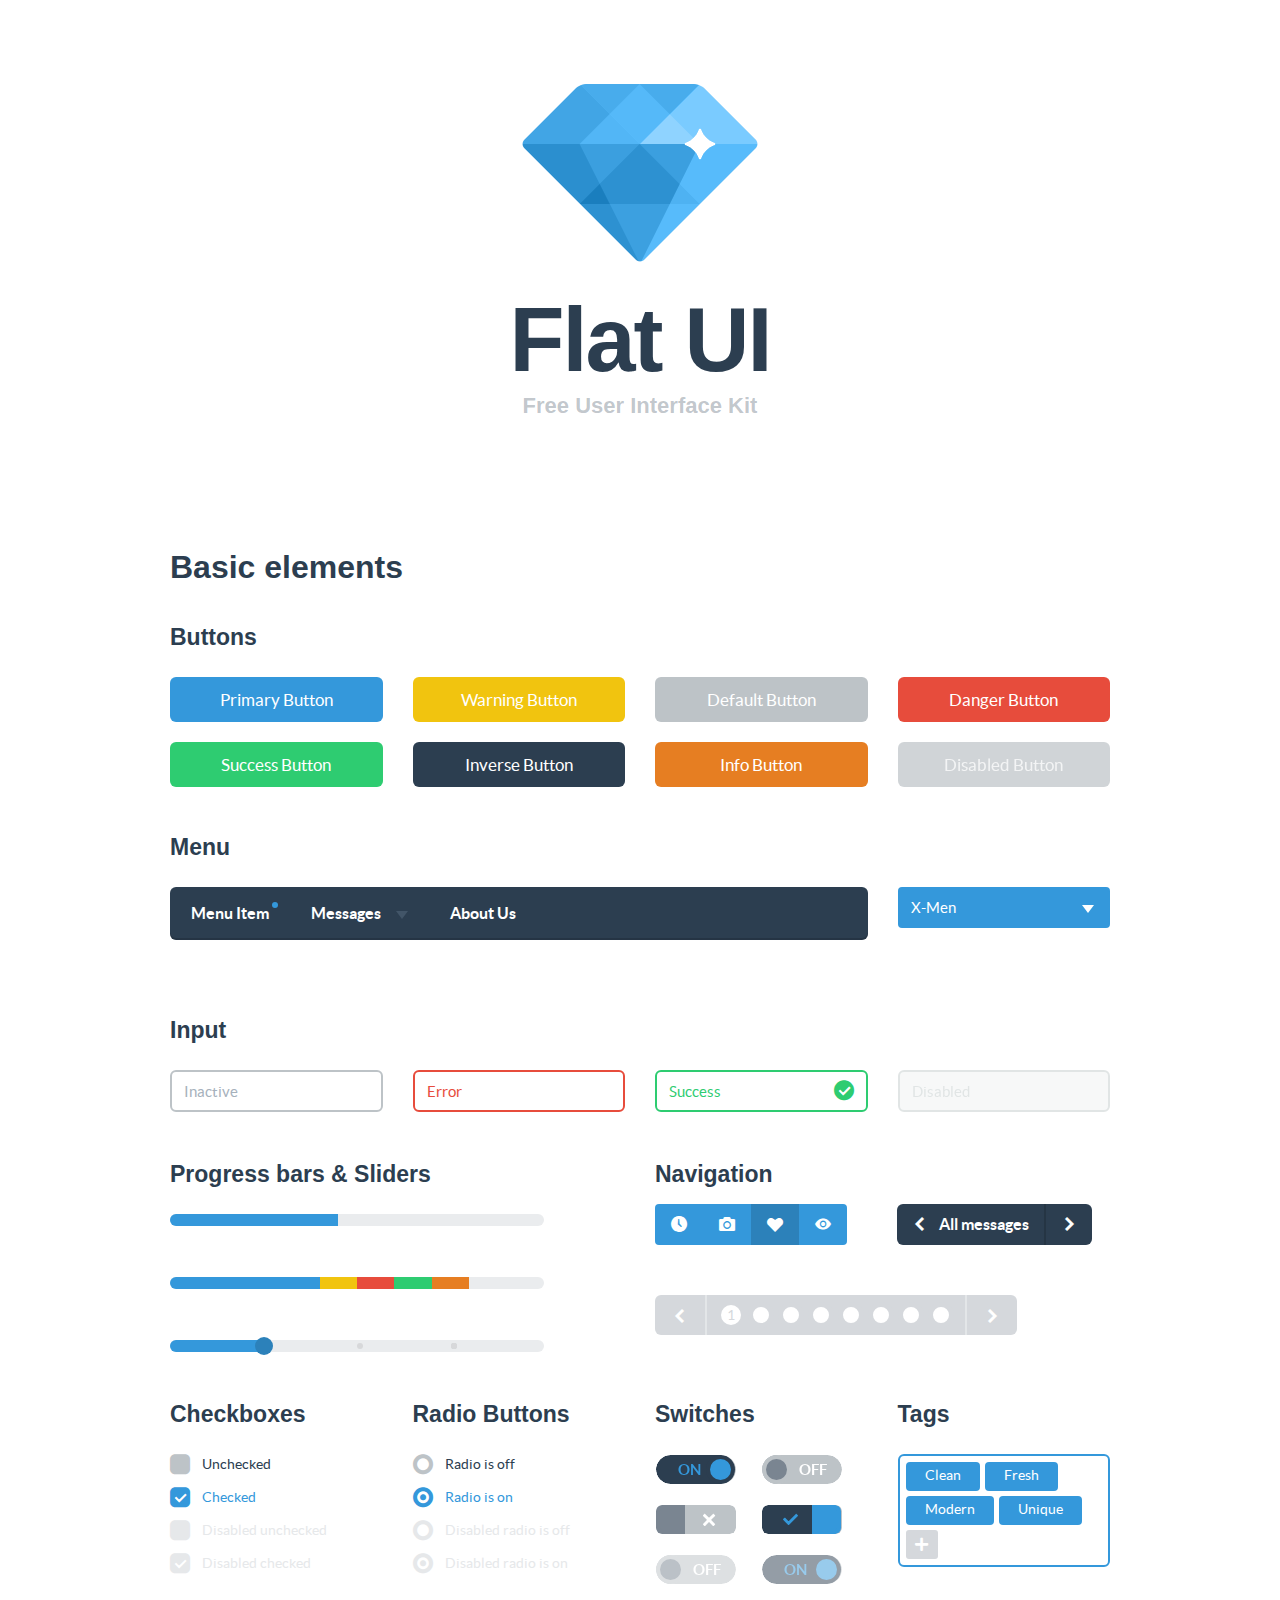
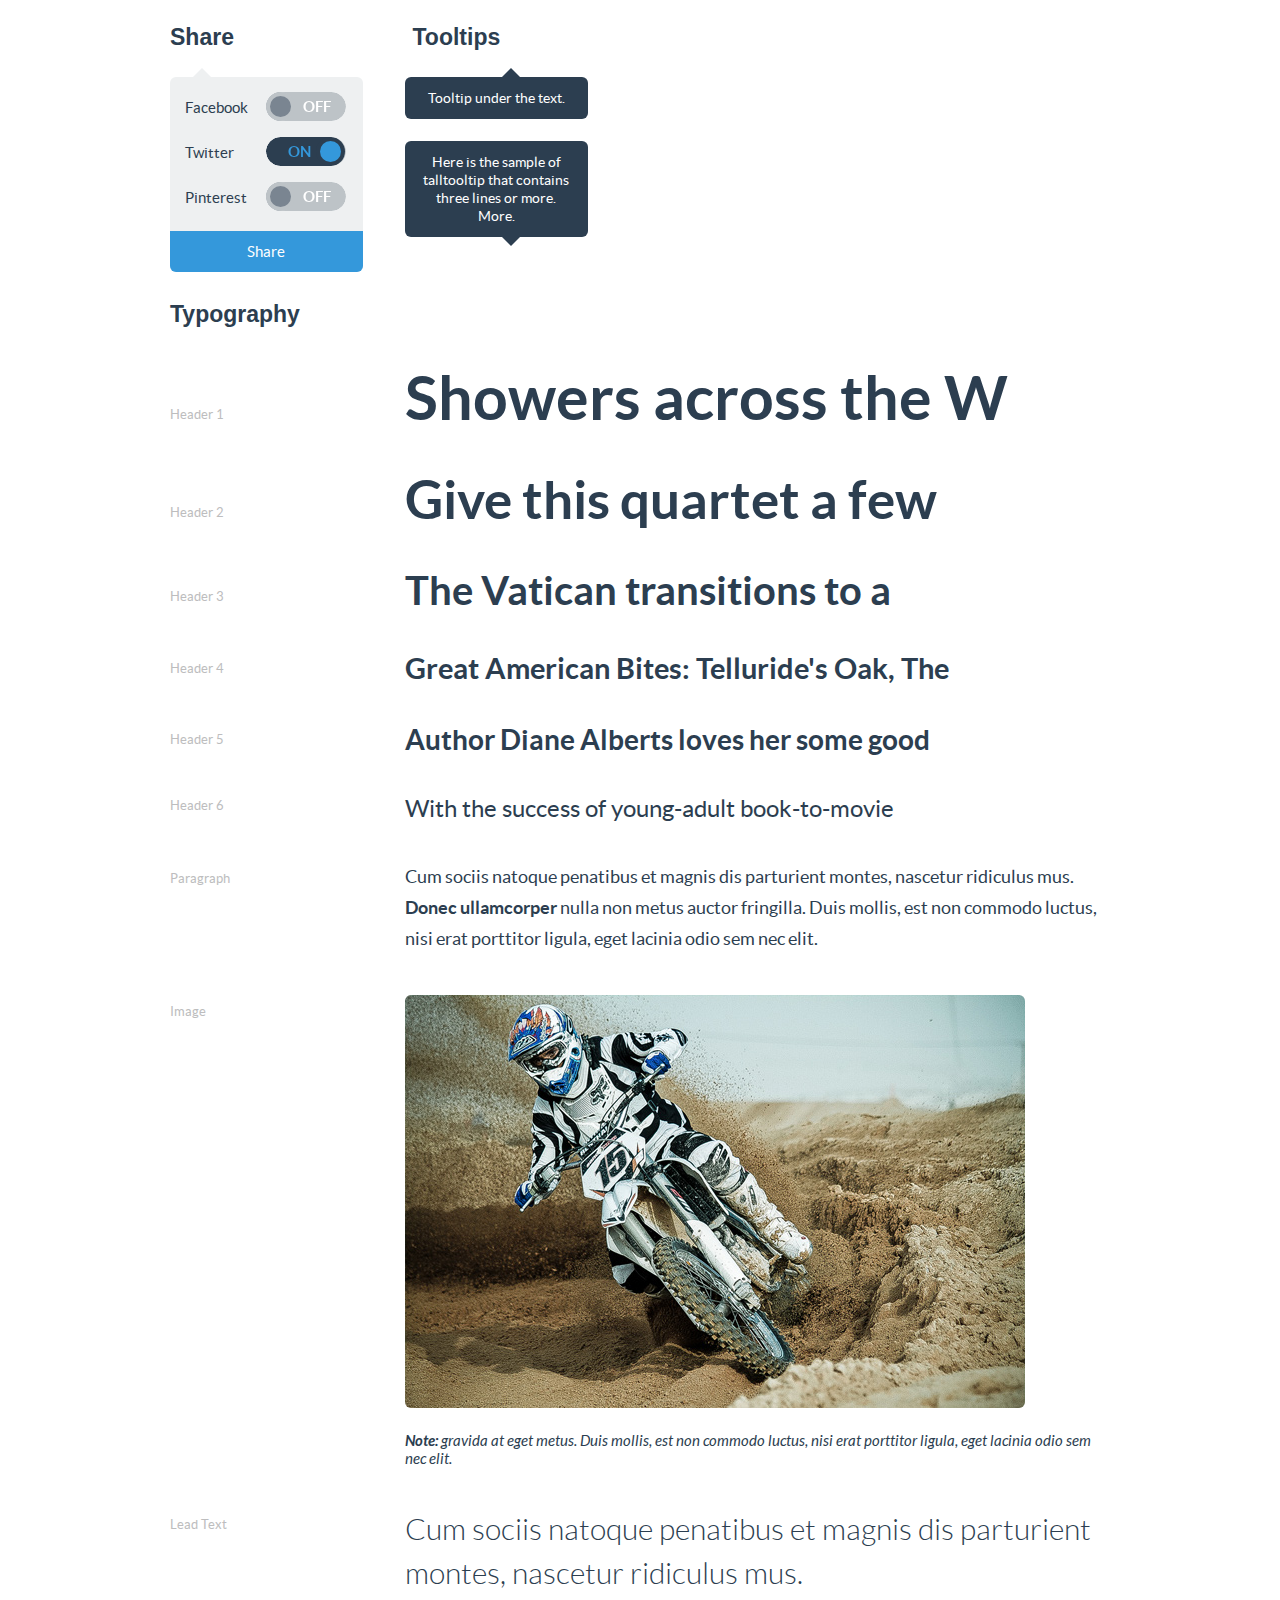
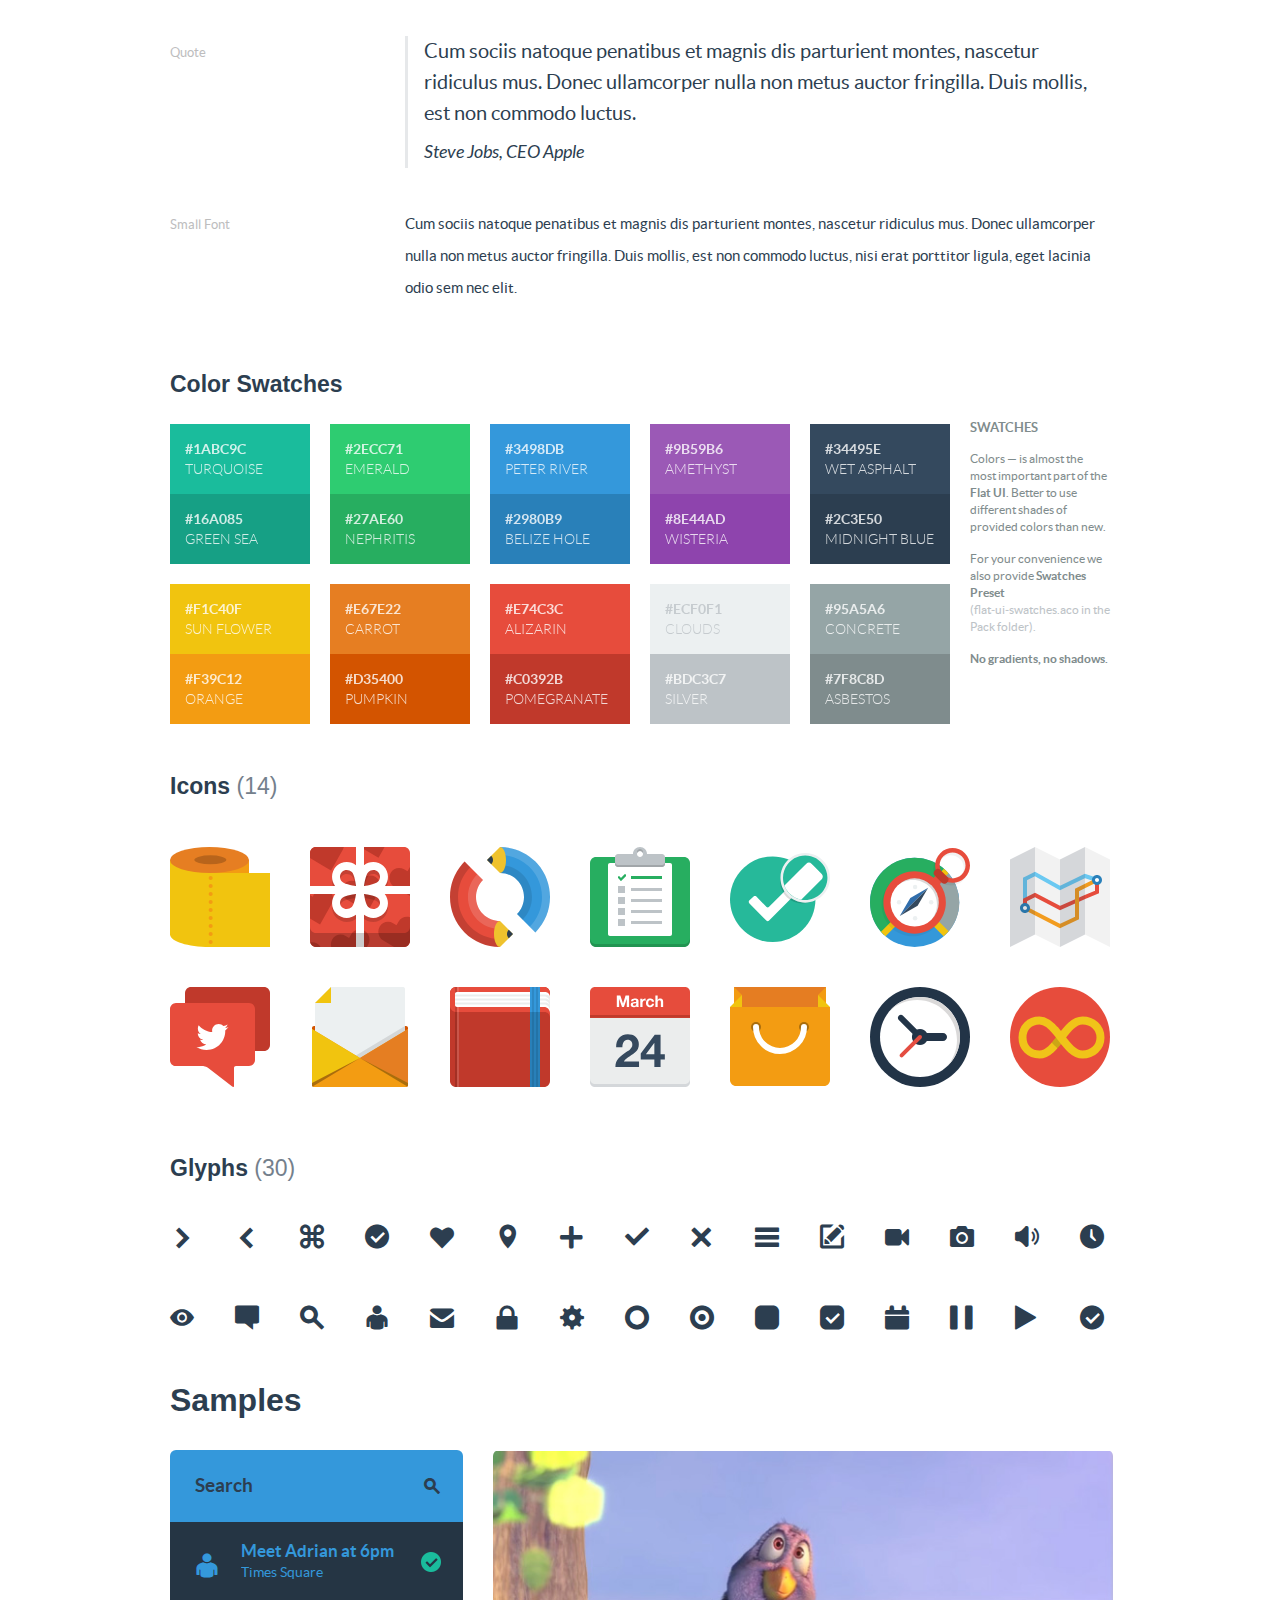
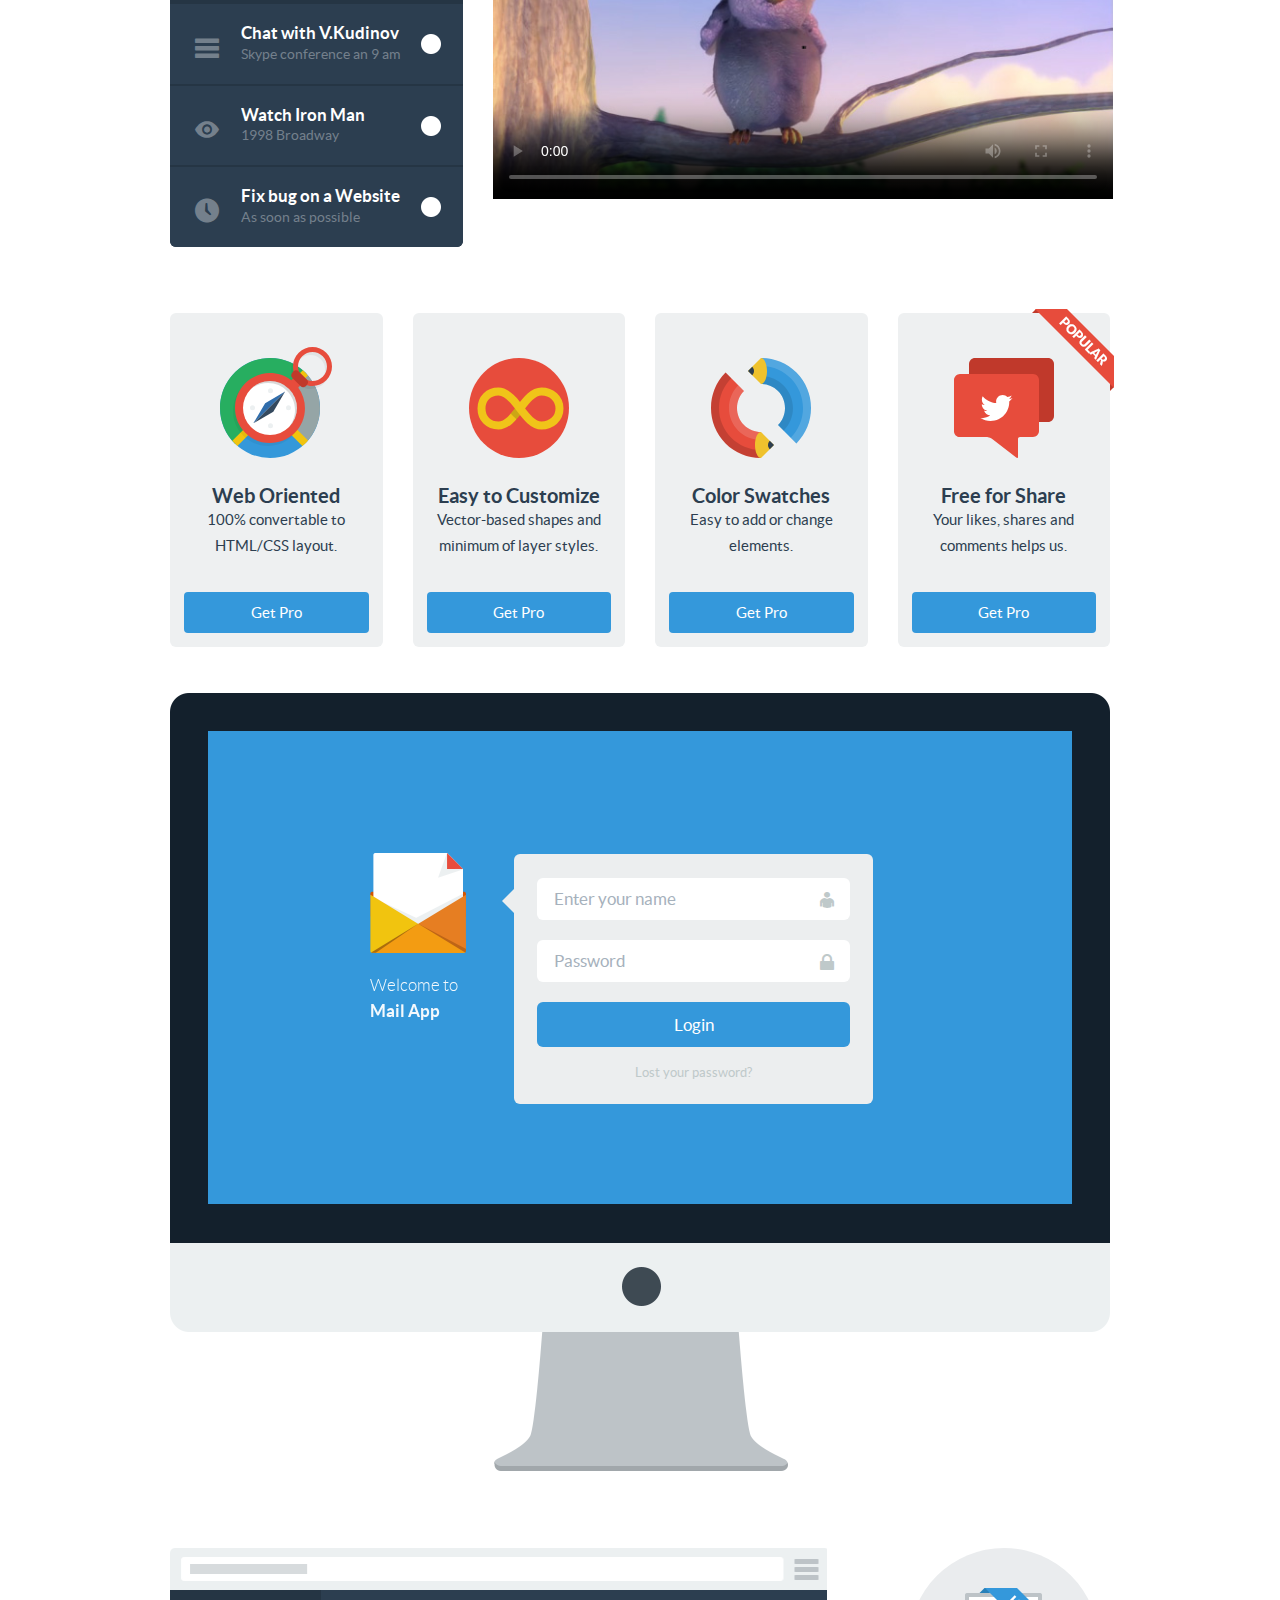
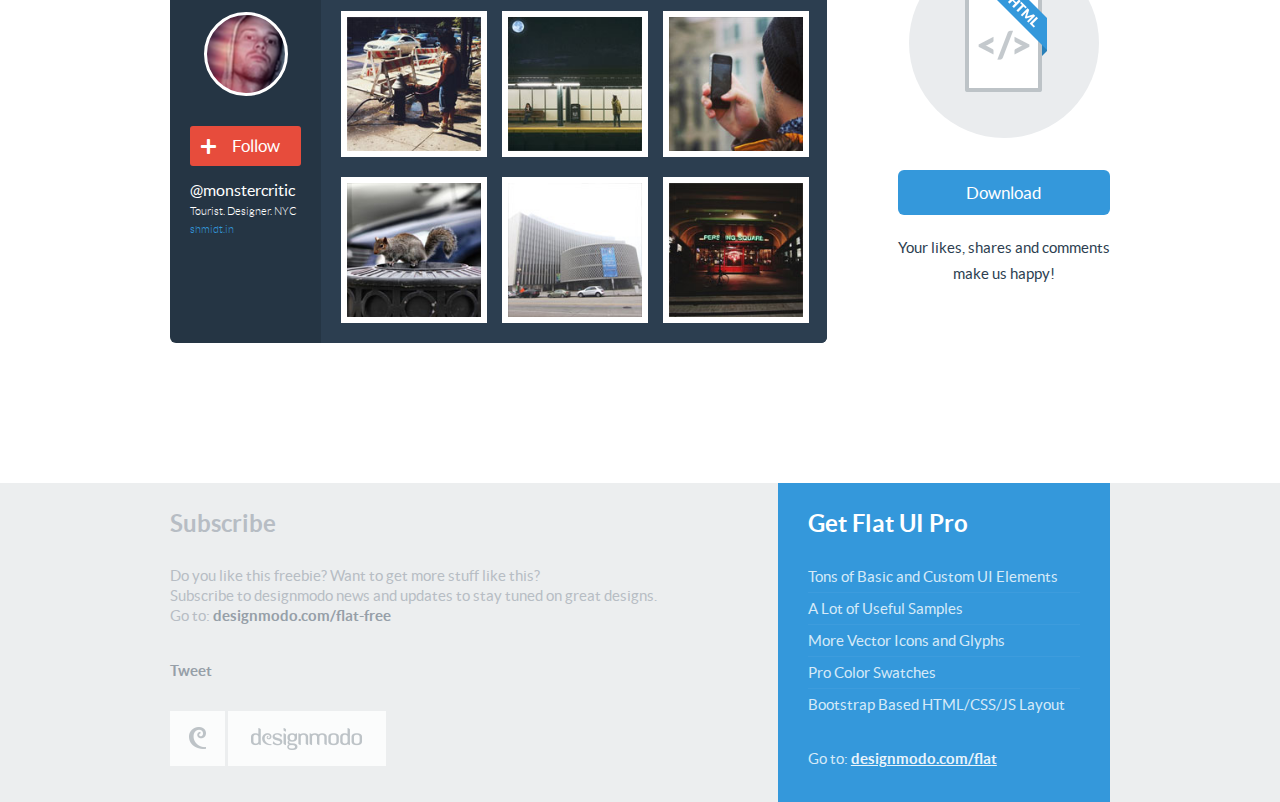
<file: FLATUI_index.html>
<!DOCTYPE html>
<html lang="en">
  <head>
    <meta charset="utf-8">
    <title>Flat UI - Free Bootstrap Framework and Themes</title>
    <meta name="description" content="Flat UI Kit Free is a Twitter Bootstrap Framework design and Theme, this responsive framework includes a PSD and HTML version."/>

    <!-- Loading Bootstrap -->
    <link href="bootstrap/css/bootstrap.css" rel="stylesheet">

    <!-- Loading Flat UI -->
    <link href="css/flat-ui.css" rel="stylesheet">
    <link href="css/demo.css" rel="stylesheet">

    <link rel="shortcut icon" href="images/favicon.ico">

    <!-- HTML5 shim, for IE6-8 support of HTML5 elements. All other JS at the end of file. -->
    <!--[if lt IE 9]>
      <script src="js/html5shiv.js"></script>
      <script src="js/respond.min.js"></script>
    <![endif]-->
  </head>
  <body>
    <div class="container">
      <div class="demo-headline">
        <h1 class="demo-logo">
          <div class="logo"></div>
          Flat UI
          <small>Free User Interface Kit</small>
        </h1>
      </div> <!-- /demo-headline -->

      <h1 class="demo-section-title">Basic elements</h1>
      <h3 class="demo-panel-title">Buttons</h3>

      <div class="row demo-row">
        <div class="col-xs-3">
          <a href="#fakelink" class="btn btn-block btn-lg btn-primary">Primary Button</a>
        </div>
        <div class="col-xs-3">
          <a href="#fakelink" class="btn btn-block btn-lg btn-warning">Warning Button</a>
        </div>
        <div class="col-xs-3">
          <a href="#fakelink" class="btn btn-block btn-lg btn-default">Default Button</a>
        </div>
        <div class="col-xs-3">
          <a href="#fakelink" class="btn btn-block btn-lg btn-danger">Danger Button</a>
        </div>
      </div> <!-- /row -->

      <div class="row demo-row">
        <div class="col-xs-3">
          <a href="#fakelink" class="btn btn-block btn-lg btn-success">Success Button</a>
        </div>
        <div class="col-xs-3">
          <a href="#fakelink" class="btn btn-block btn-lg btn-inverse">Inverse Button</a>
        </div>
        <div class="col-xs-3">
          <a href="#fakelink" class="btn btn-block btn-lg btn-info">Info Button</a>
        </div>
        <div class="col-xs-3">
          <a href="#fakelink" class="btn btn-block btn-lg btn-default disabled">Disabled Button</a>
        </div>
      </div> <!-- /row -->

      <h3 class="demo-panel-title">Menu</h3>
      <div class="row demo-row">
        <div class="col-xs-9">
          <nav class="navbar navbar-inverse navbar-embossed" role="navigation">
            <div class="navbar-header">
              <button type="button" class="navbar-toggle" data-toggle="collapse" data-target="#navbar-collapse-01">
                <span class="sr-only">Toggle navigation</span>
              </button>
            </div>
            <div class="collapse navbar-collapse" id="navbar-collapse-01">
              <ul class="nav navbar-nav navbar-left">           
                <li><a href="#fakelink">Menu Item<span class="navbar-unread">1</span></a></li>
                <li class="dropdown">
                  <a href="#" class="dropdown-toggle" data-toggle="dropdown">Messages <b class="caret"></b></a>
                  <span class="dropdown-arrow"></span>
                  <ul class="dropdown-menu">
                    <li><a href="#">Action</a></li>
                    <li><a href="#">Another action</a></li>
                    <li><a href="#">Something else here</a></li>
                    <li class="divider"></li>
                    <li><a href="#">Separated link</a></li>
                  </ul>
                </li>
                <li><a href="#fakelink">About Us</a></li>
               </ul>
            </div><!-- /.navbar-collapse -->
          </nav><!-- /navbar -->
        </div>
        <div class="col-xs-3">
          <select name="herolist" value="X-Men" class="select-block">
            <option value="0">Choose hero</option>
            <option value="1">Spider Man</option>
            <option value="2">Wolverine</option>
            <option value="3">Captain America</option>
            <option value="X-Men" selected="selected">X-Men</option>
            <option value="Crocodile">Crocodile</option>
          </select>
        </div>
      </div> <!-- /row -->

      <h3 class="demo-panel-title">Input</h3>
      <div class="row">
        <div class="col-xs-3">
        	<div class="form-group">
	        	<input type="text" value="" placeholder="Inactive" class="form-control" />
        	</div>          
        </div>
        <div class="col-xs-3">
          <div class="form-group has-error">
            <input type="text" value="Error" class="form-control" />
          </div>
        </div>
        <div class="col-xs-3">
          <div class="form-group has-success">
            <input type="text" value="Success" class="form-control" />
            <span class="input-icon fui-check-inverted"></span>
          </div>
        </div>
        <div class="col-xs-3">
        	<div class="form-group">
	        	<input type="text" value="Disabled" disabled="disabled" class="form-control" />
        	</div>          
        </div>
      </div> <!-- /row -->

      <div class="row">
        <div class="col-xs-5">
          <h3 class="demo-panel-title">Progress bars &amp; Sliders</h3>
          <div class="progress">
            <div class="progress-bar" style="width: 45%;"></div>
          </div>
          <br/>
          <div class="progress">
            <div class="progress-bar" style="width: 40%;"></div>
            <div class="progress-bar progress-bar-warning" style="width: 10%;"></div>
            <div class="progress-bar progress-bar-danger" style="width: 10%;"></div>
            <div class="progress-bar progress-bar-success" style="width: 10%;"></div>
            <div class="progress-bar progress-bar-info" style="width: 10%;"></div>
          </div>
          <br/>
          <div id="slider" class="ui-slider">
            <div class="ui-slider-segment"></div>
            <div class="ui-slider-segment"></div>
            <div class="ui-slider-segment"></div>
          </div>
        </div> <!-- /sliders -->

        <div class="col-xs-6 col-xs-offset-1">
          <h3 class="demo-panel-title">Navigation</h3>
          <div class="row demo-navigation">
            <div class="col-xs-6">
              <div class="btn-toolbar">
                <div class="btn-group">
                  <a class="btn btn-primary" href="#fakelink"><span class="fui-time"></span></a>
                  <a class="btn btn-primary" href="#fakelink"><span class="fui-photo"></span></a>
                  <a class="btn btn-primary active" href="#fakelink"><span class="fui-heart"></span></a>
                  <a class="btn btn-primary" href="#fakelink"><span class="fui-eye"></span></a>
                </div>
              </div> <!-- /toolbar -->
            </div>
            <div class="col-xs-6 demo-pager">
              <ul class="pager">
                <li class="previous">
                  <a href="#fakelink">
                    <span class="fui-arrow-left"></span>
                    <span>All messages</span>
                  </a>
                </li>
                <li class="next">
                  <a href="#fakelink">
                    <span class="fui-arrow-right"></span>
                  </a>
                </li>
              </ul> <!-- /pager -->
            </div>
          </div> <!-- /demo-navigation -->

          <div class="pagination">
            <ul>
              <li class="previous"><a href="#fakelink" class="fui-arrow-left"></a></li>
              <li class="active"><a href="#fakelink">1</a></li>
              <li><a href="#fakelink">2</a></li>
              <li><a href="#fakelink">3</a></li>
              <li><a href="#fakelink">4</a></li>
              <li><a href="#fakelink">5</a></li>
              <li><a href="#fakelink">6</a></li>
              <li><a href="#fakelink">7</a></li>
              <li><a href="#fakelink">8</a></li>
              <li class="next"><a href="#fakelink" class="fui-arrow-right"></a></li>
            </ul>
          </div> <!-- /pagination -->
        </div> <!-- /navigation -->
      </div> <!-- /row -->

      <div class="row">
        <div class="col-xs-3">
          <h3 class="demo-panel-title">Checkboxes</h3>
          <label class="checkbox" for="checkbox1">
            <input type="checkbox" value="" id="checkbox1" data-toggle="checkbox">
            Unchecked
          </label>
          <label class="checkbox" for="checkbox2">
            <input type="checkbox" checked="checked" value="" id="checkbox2" data-toggle="checkbox" checked="">
            Checked
          </label>
          <label class="checkbox" for="checkbox3">
            <input type="checkbox" value="" id="checkbox3" data-toggle="checkbox" disabled="">
            Disabled unchecked
          </label>
          <label class="checkbox" for="checkbox4">
            <input type="checkbox" checked="checked" value="" id="checkbox4" data-toggle="checkbox" disabled="" checked="">
            Disabled checked
          </label>
        </div> <!-- /checkboxes col-xs-3 -->

        <div class="col-xs-3">
          <h3 class="demo-panel-title">Radio Buttons</h3>
          <label class="radio">
            <input type="radio" name="optionsRadios" id="optionsRadios1" value="option1" data-toggle="radio">
            Radio is off
          </label>
          <label class="radio">
            <input type="radio" name="optionsRadios" id="optionsRadios2" value="option1" data-toggle="radio" checked="">
            Radio is on
          </label>

          <label class="radio">
            <input type="radio" name="optionsRadiosDisabled" id="optionsRadios3" value="option2" data-toggle="radio" disabled="">
            Disabled radio is off
          </label>
          <label class="radio">
            <input type="radio" name="optionsRadiosDisabled" id="optionsRadios4" value="option2" data-toggle="radio" checked="" disabled="">
            Disabled radio is on
          </label>
        </div> <!-- /radios col-xs-3 -->

        <div class="col-xs-3">
          <h3 class="demo-panel-title">Switches</h3>

          <table width="100%">
            <tr>
              <td width="50%" class="pbm">
                <input type="checkbox" checked="" data-toggle="switch" />
              </td>

              <td class="pbm">
                <input type="checkbox" data-toggle="switch" />
              </td>
            </tr>
            <tr>
              <td class="pbm">
                <div class="switch switch-square" data-on-label="<i class='fui-check'></i>" data-off-label="<i class='fui-cross'></i>">
		              <input type="checkbox" />
		            </div>
              </td>

              <td class="pbm">
                <div class="switch switch-square" data-on-label="<i class='fui-check'></i>" data-off-label="<i class='fui-cross'></i>">
		              <input type="checkbox" checked />
		            </div>
              </td>
            </tr>
            <tr>
              <td>
                <input type="checkbox" disabled data-toggle="switch" />
              </td>

              <td>
                <input type="checkbox" checked disabled data-toggle="switch" />
              </td>
            </tr>
          </table>
        </div> <!-- /toggles col-xs-3 -->

        <div class="col-xs-3">
          <h3 class="demo-panel-title">Tags</h3>
          <input name="tagsinput" id="tagsinput" class="tagsinput" value="Clean,Fresh,Modern,Unique" />
        </div>
      </div> <!-- /row -->

      <div class="row">
        <div class="col-xs-3">
          <h3 class="demo-panel-title">Share</h3>
          <div class="share mrl">
            <ul>
              <li>
                <label class="share-label" for="share-toggle2">Facebook</label>
                <input type="checkbox" data-toggle="switch" />
              </li>
              <li>
                <label class="share-label" for="share-toggle4">Twitter</label>
                <input type="checkbox" checked="" data-toggle="switch" />
              </li>
              <li>
                <label class="share-label" for="share-toggle6">Pinterest</label>
                <input type="checkbox" data-toggle="switch" />
              </li>
            </ul>
            <a href="#" class="btn btn-primary btn-block btn-large">Share</a>
          </div> <!-- /share -->
        </div>

        <div class="col-xs-3">
          <div class="demo-tooltips">
            <h3 class="demo-panel-title">Tooltips</h3>
            <p align="center" data-toggle="tooltip" data-placement="bottom" title="Tooltip under the text."></p>
            <p align="center" data-toggle="tooltip" title="Here is the sample of talltooltip that contains three lines or more. More."></p>
          </div>
        </div> <!-- /col-xs-3 with tooltips -->
      </div> <!-- /row -->
      
      <div class="demo-row typography-row">
      	<div class="demo-title">
      		<h3 class="demo-panel-title">Typography</h3>
      	</div>
      	<div class="demo-content">      		
      		<div class="demo-type-example">
	      		<h1><span class="demo-heading-note">Header 1</span>Showers across the W</h1>
      		</div>
      		<div class="demo-type-example">
	      		<h2><span class="demo-heading-note">Header 2</span>Give this quartet a few</h2>
      		</div>
      		<div class="demo-type-example">
	      		<h3><span class="demo-heading-note">Header 3</span>The Vatican transitions to a</h3>
      		</div>
      		<div class="demo-type-example">
	      		<h4><span class="demo-heading-note">Header 4</span>Great American Bites: Telluride's Oak, The</h4>
      		</div>
      		<div class="demo-type-example">
	      		<h5><span class="demo-heading-note">Header 5</span>Author Diane Alberts loves her some good</h5>
      		</div>
      		<div class="demo-type-example">
	      		<h6><span class="demo-heading-note">Header 6</span>With the success of young-adult book-to-movie</h6>
      		</div>
      		<div class="demo-type-example">
	      		<span class="demo-text-note">Paragraph</span>
	          <p>Cum sociis natoque penatibus et magnis dis parturient montes, nascetur ridiculus mus. <strong>Donec ullamcorper</strong> nulla non metus auctor fringilla. Duis mollis, est non commodo luctus, nisi erat porttitor ligula, eget lacinia odio sem nec elit.</p>
      		</div>
      		<div class="demo-type-example">
	      		<span class="demo-text-note">Image</span>
	          <img src="images/exaple-image.jpg" alt="exaple-image" class="img-rounded img-responsive">
	          <p class="img-comment"><strong>Note:</strong> gravida at eget metus. Duis mollis, est non commodo luctus, nisi erat porttitor ligula, eget lacinia odio sem nec elit.</p>
      		</div>
      		<div class="demo-type-example">
	      		<span class="demo-text-note">Lead Text</span>
						<p class="lead">Cum sociis natoque penatibus et magnis dis parturient montes, nascetur ridiculus mus.</p>
      		</div>
      		<div class="demo-type-example">
	      		<span class="demo-text-note">Quote</span>
	          <blockquote>
	            <p>Cum sociis natoque penatibus et magnis dis parturient montes, nascetur ridiculus mus. Donec ullamcorper nulla non metus auctor fringilla. Duis mollis, est non commodo luctus.</p>
	            <small>Steve Jobs, CEO Apple</small>
	          </blockquote>
      		</div>
      		<div class="demo-type-example">
	      		<span class="demo-text-note">Small Font</span>
	          <p><small>Cum sociis natoque penatibus et magnis dis parturient montes, nascetur ridiculus mus. Donec ullamcorper nulla non metus auctor fringilla. Duis mollis, est non commodo luctus, nisi erat porttitor ligula, eget lacinia odio sem nec elit.</small></p>
      		</div>
      	</div><!-- /.demo-content-wide -->
      </div><!-- /.demo-row -->

      <h3 class="demo-panel-title">Color Swatches</h3>
      <div class="row demo-swatches-row">
	      <div class="swatches-col">
		      <div class="pallete-item">
			      <dl class="palette palette-turquoise">
                <dt>#1abc9c</dt>
                <dd>Turquoise</dd>
              </dl>
              <dl class="palette palette-green-sea">
                <dt>#16a085</dt>
                <dd>Green sea</dd>
              </dl>
		      </div>
		      <div class="pallete-item">
			      <dl class="palette palette-emerald">
              <dt>#2ecc71</dt>
              <dd>Emerald</dd>
            </dl>
            <dl class="palette palette-nephritis">
              <dt>#27ae60</dt>
              <dd>Nephritis</dd>
            </dl>
		      </div>
		      <div class="pallete-item">
			      <dl class="palette palette-peter-river">
              <dt>#3498db</dt>
              <dd>Peter river</dd>
            </dl>
            <dl class="palette palette-belize-hole">
              <dt>#2980b9</dt>
              <dd>Belize hole</dd>
            </dl>
		      </div>
		      <div class="pallete-item">
			      <dl class="palette palette-amethyst">
              <dt>#9b59b6</dt>
              <dd>Amethyst</dd>
            </dl>
            <dl class="palette palette-wisteria">
              <dt>#8e44ad</dt>
              <dd>Wisteria</dd>
            </dl>
		      </div>
		      <div class="pallete-item">
			      <dl class="palette palette-wet-asphalt">
              <dt>#34495e</dt>
              <dd>Wet asphalt</dd>
            </dl>
            <dl class="palette palette-midnight-blue">
              <dt>#2c3e50</dt>
              <dd>Midnight blue</dd>
            </dl>
		      </div>
		      <div class="pallete-item">
			      <dl class="palette palette-sun-flower">
              <dt>#f1c40f</dt>
              <dd>Sun flower</dd>
            </dl>
            <dl class="palette palette-orange">
              <dt>#f39c12</dt>
              <dd>Orange</dd>
            </dl>
		      </div>
		      <div class="pallete-item">
			      <dl class="palette palette-carrot">
              <dt>#e67e22</dt>
              <dd>Carrot</dd>
            </dl>
            <dl class="palette palette-pumpkin">
              <dt>#d35400</dt>
              <dd>Pumpkin</dd>
            </dl>
		      </div>
		      <div class="pallete-item">
			      <dl class="palette palette-alizarin">
              <dt>#e74c3c</dt>
              <dd>Alizarin</dd>
            </dl>
            <dl class="palette palette-pomegranate">
              <dt>#c0392b</dt>
              <dd>Pomegranate</dd>
            </dl>
		      </div>
		      <div class="pallete-item">
			      <dl class="palette palette-clouds">
              <dt>#ecf0f1</dt>
              <dd>Clouds</dd>
            </dl>
            <dl class="palette palette-silver">
              <dt>#bdc3c7</dt>
              <dd>Silver</dd>
            </dl>
		      </div>
		      <div class="pallete-item">
			      <dl class="palette palette-concrete">
              <dt>#95a5a6</dt>
              <dd>Concrete</dd>
            </dl>
            <dl class="palette palette-asbestos">
              <dt>#7f8c8d</dt>
              <dd>Asbestos</dd>
            </dl>
		      </div>
	      </div> <!-- /swatches items -->
	      <div class="swatches-desc-col">
		      <h6 class="palette-headline">SWATCHES</h6>
          <p class="palette-paragraph">
            Colors &mdash; is almost the most important part of the <strong>Flat UI</strong>. Better to use different shades of provided colors than new.
          </p>
          <p class="palette-paragraph">
            For your convenience we also provide <strong>Swatches Preset</strong> <span>(flat&#8209;ui&#8209;swatches.aco in the Pack folder).</span>
          </p>
          <p class="palette-paragraph">
            <strong>No gradients, no shadows.</strong>
          </p>
	      </div> <!-- /swatches desc -->
      </div> <!-- /swatches row -->

      <h3 class="demo-panel-title">Icons <small>(14)</small></h3>
      <div class="demo-illustrations">
        <div class="demo-content">
          <div><img src="images/icons/svg/toilet-paper.svg" alt="Toilet-Paper"></div>          
          <div><img src="images/icons/svg/gift-box.svg" alt="Gift-Box"></div>
          <div><img src="images/icons/svg/pencils.svg" alt="Pensils"></div>
          <div><img src="images/icons/svg/clipboard.svg" alt="Clipboard"></div>
          <div><img src="images/icons/svg/retina.svg" alt="Retina"></div>
          <div><img src="images/icons/svg/compas.svg" alt="Compas"></div>
          <div><img src="images/icons/svg/map.svg" alt="Map"></div>
          <div><img src="images/icons/svg/chat.svg" alt="Chat"></div>
          <div><img src="images/icons/svg/mail.svg" alt="Mail"></div>
          <div><img src="images/icons/svg/book.svg" alt="Book"></div>
          <div><img src="images/icons/svg/calendar.svg" alt="Calendar"></div>
          <div><img src="images/icons/svg/paper-bag.svg" alt="Pocket"></div>
          <div><img src="images/icons/svg/clocks.svg" alt="Watches"></div>
          <div><img src="images/icons/svg/loop.svg" alt="Infinity-Loop"></div>
        </div>
      </div>


      <h3 class="demo-panel-title">Glyphs <small>(30)</small></h3>
      <div class="demo-icons">        
        <div class="demo-content">
          <span class="fui-arrow-right"></span>
          <span class="fui-arrow-left"></span>
          <span class="fui-cmd"></span>
          <span class="fui-check-inverted"></span>
          <span class="fui-heart"></span>
          <span class="fui-location"></span>
          <span class="fui-plus"></span>
          <span class="fui-check"></span>
          <span class="fui-cross"></span>
          <span class="fui-list"></span>
          <span class="fui-new"></span>
          <span class="fui-video"></span>
          <span class="fui-photo"></span>
          <span class="fui-volume"></span>
          <span class="fui-time"></span>
          <span class="fui-eye"></span>
          <span class="fui-chat"></span>
          <span class="fui-search"></span>
          <span class="fui-user"></span>
          <span class="fui-mail"></span>
          <span class="fui-lock"></span>
          <span class="fui-gear"></span>
          <span class="fui-radio-unchecked"></span>
          <span class="fui-radio-checked"></span>
          <span class="fui-checkbox-unchecked"></span>
          <span class="fui-checkbox-checked"></span>
          <span class="fui-calendar-solid"></span>
          <span class="fui-pause"></span>
          <span class="fui-play"></span>
          <span class="fui-check-inverted-2"></span>
        </div>
      </div> <!-- /icon font row -->

      <h1 class="demo-section-title mbl pbl">Samples</h1>
      <div class="row demo-samples">
        <div class="col-xs-4">
          <div class="todo">
            <div class="todo-search">
              <input class="todo-search-field" type="search" value="" placeholder="Search" />
            </div>
            <ul>
              <li class="todo-done">
                <div class="todo-icon fui-user"></div>
                <div class="todo-content">
                  <h4 class="todo-name">
                    Meet <strong>Adrian</strong> at <strong>6pm</strong>
                  </h4>
                  Times Square
                </div>
              </li>
              <li>
                <div class="todo-icon fui-list"></div>
                <div class="todo-content">
                  <h4 class="todo-name">
                    Chat with <strong>V.Kudinov</strong>
                  </h4>
                  Skype conference an 9 am
                </div>
              </li>
              <li>
                <div class="todo-icon fui-eye"></div>
                <div class="todo-content">
                  <h4 class="todo-name">
                    Watch <strong>Iron Man</strong>
                  </h4>
                  1998 Broadway
                </div>
              </li>
              <li>
                <div class="todo-icon fui-time"></div>
                <div class="todo-content">
                  <h4 class="todo-name">
                    Fix bug on a <strong>Website</strong>
                  </h4>
                  As soon as possible
                </div>
              </li>
            </ul>
          </div>
        </div> <!-- /todo list -->

        <div class="col-xs-8 demo-video">
          <!--[if !IE]> -->
            <video class="video-js" controls preload="auto" width="620" height="349" poster="images/video/poster.jpg" data-setup="{}">
              <source src="http://iurevych.github.com/Flat-UI-videos/big_buck_bunny.mp4" type="video/mp4">
              <source src="http://iurevych.github.com/Flat-UI-videos/big_buck_bunny.webm" type="video/webm">
            </video>
          <!-- <![endif]-->

          <!--[if IE]>
            <video class="video-js" controls preload="auto" width="620" height="256" poster="http://video-js.zencoder.com/oceans-clip.jpg" data-setup="{}">
              <source src="http://video-js.zencoder.com/oceans-clip.mp4" type='video/mp4'/>
              <source src="http://video-js.zencoder.com/oceans-clip.webm" type='video/webm'/>
            </video>
          <![endif]-->
        </div> <!-- /video -->
      </div>

      <div class="row demo-tiles">
        <div class="col-xs-3">
          <div class="tile">
            <img src="images/icons/svg/compas.svg" alt="Compas" class="tile-image big-illustration">
            <h3 class="tile-title">Web Oriented</h3>
            <p>100% convertable to HTML/CSS layout.</p>
            <a class="btn btn-primary btn-large btn-block" href="http://designmodo.com/flat">Get Pro</a>
          </div>
        </div>

        <div class="col-xs-3">
          <div class="tile">
            <img src="images/icons/svg/loop.svg" alt="Infinity-Loop" class="tile-image">
            <h3 class="tile-title">Easy to Customize</h3>
            <p>Vector-based shapes and minimum of layer styles.</p>
            <a class="btn btn-primary btn-large btn-block" href="http://designmodo.com/flat">Get Pro</a>
          </div>
        </div>

        <div class="col-xs-3">
          <div class="tile">
            <img src="images/icons/svg/pencils.svg" alt="Pensils" class="tile-image">
            <h3 class="tile-title">Color Swatches</h3>
            <p>Easy to add or change elements. </p>
            <a class="btn btn-primary btn-large btn-block" href="http://designmodo.com/flat">Get Pro</a>
          </div>
        </div>

        <div class="col-xs-3">
          <div class="tile tile-hot">
            <img src="images/icons/svg/chat.svg" alt="Chat" class="tile-image">
            <h3 class="tile-title">Free for Share</h3>
            <p>Your likes, shares and comments helps us.</p>
            <a class="btn btn-primary btn-large btn-block" href="http://designmodo.com/flat">Get Pro</a>
          </div>

        </div>
      </div> <!-- /tiles -->

      <div class="login">
        <div class="login-screen">
          <div class="login-icon">
            <img src="images/login/icon.png" alt="Welcome to Mail App" />
            <h4>Welcome to <small>Mail App</small></h4>
          </div>

          <div class="login-form">
            <div class="form-group">
              <input type="text" class="form-control login-field" value="" placeholder="Enter your name" id="login-name" />
              <label class="login-field-icon fui-user" for="login-name"></label>
            </div>

            <div class="form-group">
              <input type="password" class="form-control login-field" value="" placeholder="Password" id="login-pass" />
              <label class="login-field-icon fui-lock" for="login-pass"></label>
            </div>

            <a class="btn btn-primary btn-lg btn-block" href="#">Login</a>
            <a class="login-link" href="#">Lost your password?</a>
          </div>
        </div>
      </div>

      <div class="row">
        <div class="col-xs-9">
          <div class="demo-browser">
            <div class="demo-browser-side">
              <div class="demo-browser-author"></div>
              <div class="demo-browser-action">
                <a class="btn btn-danger btn-lg btn-block" href="http://twitter.com/monstercritic" target="_blank">
                  Follow
                </a>
              </div>
              <h5>@monstercritic</h5>
              <h6>
                Tourist. Designer. NYC
                <a href="http://shmidt.in" target="_blank">shmidt.in</a>
              </h6>
            </div>
            <div class="demo-browser-content">
              <img src="images/demo/browser-pic-1.jpg" alt="" />
              <img src="images/demo/browser-pic-2.jpg" alt="" />
              <img src="images/demo/browser-pic-3.jpg" alt="" />
              <img src="images/demo/browser-pic-4.jpg" alt="" />
              <img src="images/demo/browser-pic-5.jpg" alt="" />
              <img src="images/demo/browser-pic-6.jpg" alt="" />
            </div>
          </div>
        </div>

        <div class="col-xs-3">
          <div class="demo-download">
            <img src="images/demo/html-icon.png" src="Free PSD" />
          </div>

          <a href="https://github.com/designmodo/Flat-UI/archive/master.zip" class="btn btn-primary btn-lg btn-block">Download</a>

          <p class="demo-download-text">Your likes, shares and comments make us happy!</p>
        </div>
      </div> <!-- /download area -->

    </div> <!-- /container -->

    <footer>
      <div class="container">
        <div class="row">
          <div class="col-xs-7">
            <h3 class="footer-title">Subscribe</h3>
            <p>Do you like this freebie? Want to get more stuff like this?<br/>
              Subscribe to designmodo news and updates to stay tuned on great designs.<br/>
              Go to: <a href="http://designmodo.com/flat-free" target="_blank">designmodo.com/flat-free</a>
            </p>

            <p class="pvl">
              <a href="https://twitter.com/share" class="twitter-share-button" data-url="http://designmodo.com/flat-free/" data-text="Flat UI Free - PSD&amp;amp;HTML User Interface Kit" data-via="designmodo">Tweet</a>
							<script>!function(d,s,id){var js,fjs=d.getElementsByTagName(s)[0],p=/^http:/.test(d.location)?'http':'https';if(!d.getElementById(id)){js=d.createElement(s);js.id=id;js.src=p+'://platform.twitter.com/widgets.js';fjs.parentNode.insertBefore(js,fjs);}}(document, 'script', 'twitter-wjs');</script>
              <iframe src="http://ghbtns.com/github-btn.html?user=designmodo&repo=Flat-UI&type=watch&count=true" height="20" width="107" frameborder="0" scrolling="0" style="width:105px; height: 20px;" allowTransparency="true"></iframe>
              <iframe src="http://ghbtns.com/github-btn.html?user=designmodo&repo=Flat-UI&type=fork&count=true" height="20" width="107" frameborder="0" scrolling="0" style="width:105px; height: 20px;" allowTransparency="true"></iframe>
              <iframe src="http://ghbtns.com/github-btn.html?user=designmodo&type=follow&count=true" height="20" width="195" frameborder="0" scrolling="0" style="width:195px; height: 20px;" allowTransparency="true"></iframe>
            </p>

            <a class="footer-brand" href="http://designmodo.com" target="_blank">
              <img src="images/footer/logo.png" alt="Designmodo.com" />
            </a>
          </div> <!-- /col-xs-7 -->

          <div class="col-xs-5">
            <div class="footer-banner">
              <h3 class="footer-title">Get Flat UI Pro</h3>
              <ul>
                <li>Tons of Basic and Custom UI Elements</li>
                <li>A Lot of Useful Samples</li>
                <li>More Vector Icons and Glyphs</li>
                <li>Pro Color Swatches</li>
                <li>Bootstrap Based HTML/CSS/JS Layout</li>
              </ul>
              Go to: <a href="http://designmodo.com/flat" target="_blank">designmodo.com/flat</a>
            </div>
          </div>
        </div>
      </div>
    </footer>
    
    <!-- Load JS here for greater good =============================-->
    <script src="js/jquery-1.8.3.min.js"></script>
    <script src="js/jquery-ui-1.10.3.custom.min.js"></script>
    <script src="js/jquery.ui.touch-punch.min.js"></script>
    <script src="js/bootstrap.min.js"></script>
    <script src="js/bootstrap-select.js"></script>
    <script src="js/bootstrap-switch.js"></script>
    <script src="js/flatui-checkbox.js"></script>
    <script src="js/flatui-radio.js"></script>
    <script src="js/jquery.tagsinput.js"></script>
    <script src="js/jquery.placeholder.js"></script>
    <script src="js/jquery.stacktable.js"></script>
    <script src="http://vjs.zencdn.net/4.3/video.js"></script>
    <script src="js/application.js"></script>
  </body>
</html>
</file>
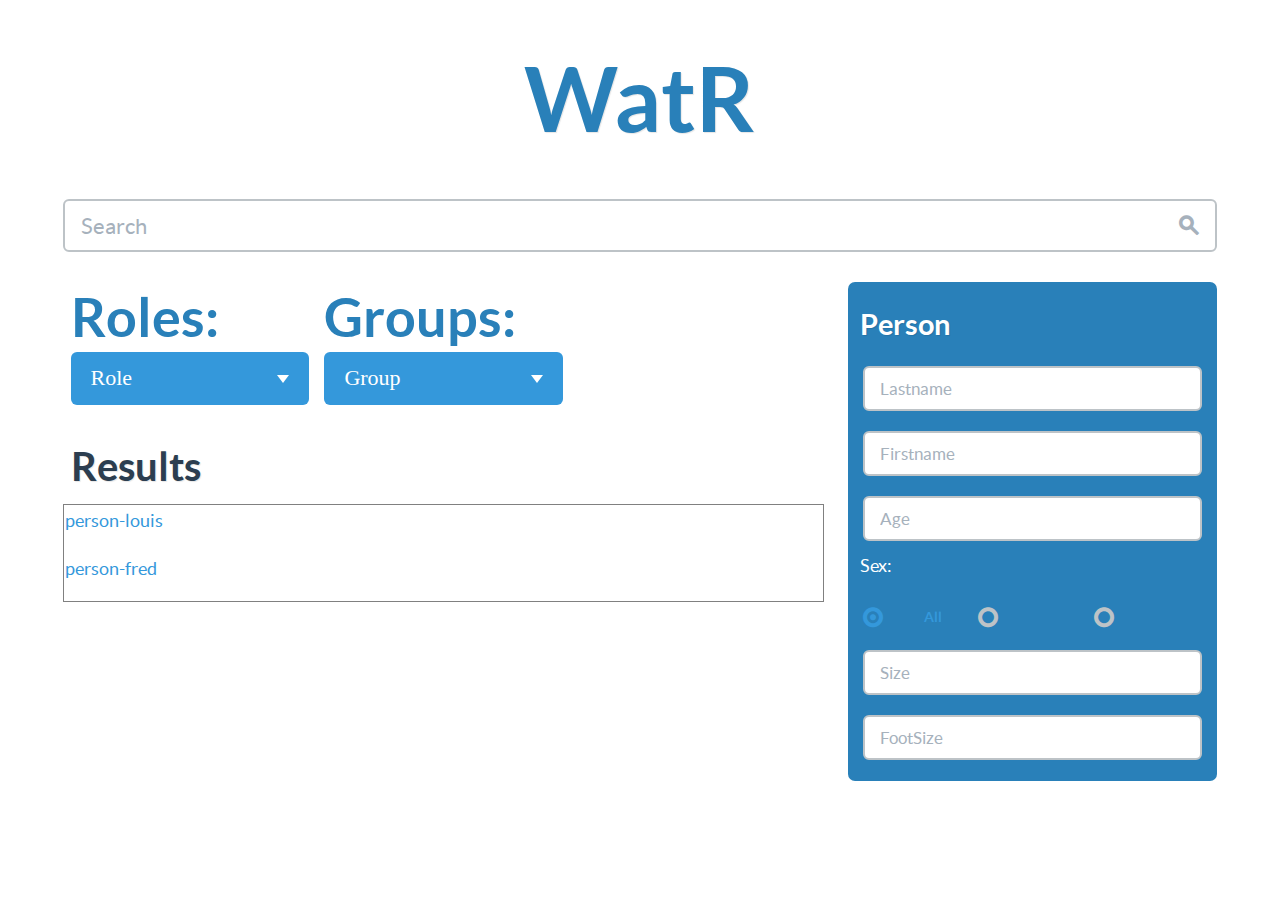
<file: index_détail.html>
<!DOCTYPE html>
<html lang="en">
    <head>
        <meta charset="utf-8"/>
        <title>WatR</title>
        <script src="http://ajax.googleapis.com/ajax/libs/jquery/1.10.2/jquery.min.js"></script>

        <script src="//code.jquery.com/jquery-1.10.2.js"></script>
        <!-- Optimized mobile viewport -->
        <meta name="viewport" content="width=device-width, initial-scale=1.0"/>

        <meta http-equiv="X-UA-Compatible" content="IE=edge,chrome=1"/>
        <meta name="description" content="outil de recherche solR personalisé"/>
        <meta name="author" content="de fred, flav et louis l'embrouille"/>
        <meta name="keywords" content="solr recherche search watr" />


        <!-- Loading Bootstrap -->
        <link href="bootstrap/css/bootstrap.css" rel="stylesheet"/>

        <!-- css sheets-->
        <link rel="stylesheet" media="screen" type="text/css" href="css/normalize.css" />
        <link href="css/style.css" rel="stylesheet" />
        <link href="css/flat-ui.css" rel="stylesheet"/>
        <link href="css/watr.css" rel="stylesheet"/>
        <link rel="shortcut icon" href="images/favicon.ico"/>

        <!-- HTML5 shim, for IE6-8 support of HTML5 elements. All other JS at the end of file. -->
        <!--[if lt IE 9]>
          <script src="js/html5shiv.js"></script>
          <script src="js/respond.min.js"></script>
        <![endif]-->



    </head>
    <body>
        <div id="header" class="container">
            <header>
                <div class="g3" style="text-align:center;">
                    <h1>WatR</h1>
                </div>
            </header>
        </div>

        <!-- zone de filtres -->
        <div class="g3">
            <input id="search"  type="text" class="form-control input-hg" placeholder="Search" />
            <span class="input-icon fui-search"></span>
        </div>

        <div id="left" class="g2">

            <div id="role" class="g1">
                <label>Roles:</label>
                <select name="huge" multiple="multiple"   class="select-block">
                </select>
            </div>

            <div id="group" class="g1">
                <label>Groups:</label>
                <select name="huge" multiple="multiple" class="select-block">
                </select>
            </div>

            <!-- Zone d'affichage des resultats -->
            <h3 class="g3">Results</h3>
            <table id="results" style="border:1px solid grey;">
                <tbody>

                    <tr data-id="person-Louis">
                        <td>
                            <p><a class="bouton">person-louis</a></p><p></p>
                            <ul class="detail" style="display:none">
                                <li>Firstname: Louis</li>
                                <li>Lastname: Allemann</li>
                                <li>Adress: Le bourg 16</li>       
                            </ul>
                        </td>
                    </tr>

                    <tr data-id="person-Fred">
                        <td>
                            <p><a class="bouton">person-fred</a></p><p></p>
                            <ul class="detail" style="display:none">
                                <li>Firstname: Fred</li>
                                <li>Lastname: Montet</li>
                                <li>Adress: Gangsta Vevey</li>       
                            </ul>
                        </td>
                    </tr>
                </tbody>
            </table>        
        </div>
        <!-- Formulaire de filtre supplémentaire -->
        <div id="details" class="g1">
            <h4>Person</h4>
            <input type="text" class="form-control input-lg g3" placeholder="Lastname"/>
            <input type="text" class="form-control input-lg g3" placeholder="Firstname"/>
            <input type="text" class="form-control input-lg g3" placeholder="Age"/>
            <p>Sex:</p>
            <label class="radio g1"><input type="radio" name="group1" value="1" data-toggle="radio" checked>All</label>
            <label class="radio g1"><input type="radio" name="group1" value="2" data-toggle="radio">Man</label>
            <label class="radio g1"><input type="radio" name="group1" value="3" data-toggle="radio">Woman</label>
            <input type="text" class="form-control input-lg g3" placeholder="Size"/>
            <input type="text" class="form-control input-lg g3" placeholder="FootSize"/>
        </div>


        <!-- retour a la ligne forcé -->
        <div class="cf"></div>

        <!-- /.container -->


        <!-- Load JS here for greater good =============================-->
        <!-- jquery -->
        <script src="js/jquery-1.8.3.min.js"></script>
        <script src="js/jquery-ui-1.10.3.custom.min.js"></script>
        <script src="js/jquery.ui.touch-punch.min.js"></script>
        <script src="js/bootstrap.min.js"></script>
        <script src="js/bootstrap-select.js"></script>
        <script src="js/bootstrap-switch.js"></script>
        <script src="js/flatui-checkbox.js"></script>
        <script src="js/flatui-radio.js"></script>
        <script src="js/jquery.tagsinput.js"></script>
        <script src="js/jquery.placeholder.js"></script>

        <!-- watR script-->
        <script type="text/javascript" src="js/watr_detail.js"></script>

        <!-- HTML5 IE Enabling Script -->
        <!--[if lt IE 9]><script src="http://html5shim.googlecode.com/svn/trunk/html5.js"></script><![endif]-->

        <!-- CSS3 Media Queries -->
        <script src="js/respond.min.js"></script>

    </body>
</html>
</file>
<file: css/style.css>
/*
	Fluid Baseline Grid v1.0.0
	Designed & Built by Josh Hopkins and 40 Horse, http://40horse.com	
	Licensed under Unlicense, http://unlicense.org/
	
	Base stylesheet with CSS normalization, typographic baseline grid and progressive responsiveness
*/

/* HTML5 DECLARATIONS */
article, aside, details, figcaption, figure, footer, header, hgroup, menu, nav, section, dialog {display: block}
audio[controls],canvas,video {display: inline-block; *display: inline; zoom: 1}

/* BASE */
html {height: 100%; font-size: 100%; overflow-y: scroll; -webkit-text-size-adjust: 100%} /* Force scrollbar in non-IE and Remove iOS text size adjust without disabling user zoom */
body {margin: 0; min-height: 100%; -webkit-font-smoothing:antialiased; font-smoothing:antialiased; text-rendering:optimizeLegibility} /* Improve default text rendering, handling of kerning pairs and ligatures */

/* DEFAULT FONT SETTINGS */
/* 16px base font size with 150% (24px) friendly, unitless line height and margin for vertical rhythm */
/* Font-size percentage is based on 16px browser default size */
body, button, input, select, textarea {font: 100%/1.5 Georgia,Palatino,"Palatino Linotype",Times,"Times New Roman",serif; *font-size: 1em; color: #333} /* IE7 and older can't resize px based text */
p, blockquote, q, pre, address, hr, code, samp, dl, ol, ul, form, table, fieldset, menu, img {margin: 0 0 1.5em; padding: 0}

/* TYPOGRAPHY */
/* Composed to a scale of 12px, 14px, 16px, 18px, 21px, 24px, 36px, 48px, 60px and 72px */
h1, h2, h3, h4, h5, h6 {font-family:Futura, "Century Gothic", AppleGothic, sans-serif;color:#222;text-shadow:1px 1px 1px rgba(0,0,0,.10)}
h1 {margin: 0; font-size: 3.75em; line-height: 1.2em; margin-bottom: 0.4em} /* 60px / 72px */
h2 {margin: 0; font-size: 3em; line-height: 1em; margin-bottom: 0.5em} /* 48px / 48px */
h3 {margin: 0; font-size: 2.25em; line-height: 1.3333333333333333333333333333333em; margin-bottom: 0.6667em} /* 36px / 48px */ 
h4 {margin: 0; font-size: 1.5em; line-height: 1em; margin-bottom: 1em} /* 24px / 24px */
h5 {margin: 0; font-size: 1.3125em; line-height: 1.1428571428571428571428571428571em; margin-bottom: 1.1428571428571428571428571428571em} /* 21px / 24px */
h6 {margin: 0; font-size: 1.125em; line-height: 1.3333333333333333333333333333333em; margin-bottom: 1.3333333333333333333333333333333em} /* 18px / 24px */
p, ul, blockquote, pre, td, th, label {margin: 0; font-size: 1em; line-height: 1.5em; margin-bottom: 1.5em} /* 16px / 24px */
small, p.small {margin: 0; font-size: 0.875em; line-height: 1.7142857142857142857142857142857em; margin-bottom: 1.7142857142857142857142857142857em} /* 14px / 24px */

/* CODE */
pre {white-space: pre; white-space: pre-wrap; word-wrap: break-word} /* Allow line wrapping of 'pre' */
pre, code, kbd, samp {font-size: 1em; line-height: 1.5em; margin-bottom: 1.5em; font-family: Menlo, Consolas, 'DejaVu Sans Mono', Monaco, monospace}

/* TABLES */
table {border-collapse: collapse; border-spacing: 0; margin-bottom: 1.5em}
th {text-align: left}
tr, th, td {padding-right: 1.5em; border-bottom: 0 solid #333}

/* FORMS */
form {margin: 0}
fieldset {border: 0;padding: 0}
textarea {overflow: auto; vertical-align: top}
legend {*margin-left: -.75em}
button, input, select, textarea {vertical-align: baseline; *vertical-align: middle} /* IE7 and older */
button, input {line-height: normal; *overflow: visible}
button, input[type="button"], input[type="reset"], input[type="submit"] {cursor: pointer;-webkit-appearance: button}
input[type="checkbox"], input[type="radio"] {box-sizing: border-box}
input[type="search"] {-webkit-appearance: textfield; -moz-box-sizing: content-box; -webkit-box-sizing: content-box;	box-sizing: content-box}
input[type="search"]::-webkit-search-decoration {-webkit-appearance: none}
button::-moz-focus-inner, input::-moz-focus-inner {border: 0; padding: 0}

/* QUOTES */
blockquote, q {quotes: none}
blockquote:before, blockquote:after, q:before, q:after {content: ''; content: none}
blockquote, q, cite {font-style: italic}
blockquote {padding-left: 1.5em; border-left: 3px solid #ccc}
blockquote > p {padding: 0}

/* LISTS */
ul, ol {list-style-position: inside; padding: 0}
li ul, li ol {margin: 0 1.5em}
dl dd {margin-left: 1.5em}
dt {font-family:Futura, "Century Gothic", AppleGothic, sans-serif}

/* HYPERLINKS */
a {text-decoration: none; color:#c47529}
a:hover {text-decoration: underline}
a:focus {outline: thin dotted}
a:hover, a:active {outline: none} /* Better CSS Outline Suppression */

/* MEDIA */
figure {margin: 0}
img, object, embed, video {max-width: 100%;	_width: 100%} /* Fluid images */
img {border: 0;	-ms-interpolation-mode: bicubic} /* Improve IE's resizing of images */
svg:not(:root) {overflow: hidden} /* Correct IE9 overflow */

/* ABBREVIATION */
abbr[title], dfn[title] {border-bottom: 1px dotted #333; cursor: help}

/* MARKED/INSERTED/DELETED AND SELECTED TEXT */
ins, mark {text-decoration: none}
mark {background: #c47529}
ins {background: #d49855}
del {text-decoration: line-through}
::-moz-selection {background: #c47529; color: #fff; text-shadow: none} /* selected text */
::selection {background: #c47529; color: #fff; text-shadow: none} /* selected text */

/* OTHERS */
strong, b, dt { font-weight: bold}
dfn {font-style: italic}
var, address {font-style: normal}
sub, sup {font-size: 75%; line-height: 0; position: relative; vertical-align: baseline} /* Position 'sub' and 'sup' without affecting line-height */
sup {top: -0.5em} /* Move superscripted text up */
sub {bottom: -0.25em} /* Move subscripted text down */
span.amp{font-family:Adobe Caslon Pro,Baskerville,"Goudy Old Style","Palatino","Palatino Linotype","Book Antiqua",Georgia,"Times New Roman",Times,serif;font-style:italic;font-size:110%;line-height:0;position:relative;vertical-align:baseline} /* Best available ampersand */

/* MICRO CLEARFIX HACK */
.cf:before, .cf:after {content:"";display:table} /* For modern browsers */
.cf:after {clear:both}
.cf {zoom:1} /* For IE 6/7 (trigger hasLayout) */

/* DEFAULT MOBILE STYLE */
body {width: 92%; margin: 0 auto} /* Center page without wrapper */
/* column grid */
.g1,.g2,.g3{display:block; position: relative; margin-left: 1%; margin-right: 1%}
/* 1 column grid */
.g1,.g2,.g3{width:98.0%}


/* media Queries

FOLDING FLUID GRID
< 767px			- 1-Column Fluid Grid
768px - 1023px	- 2-Column Fluid Grid
> 1024px			- 3-Column Fluid Grid
Change widths as necessary
------------------------------------------- */

/* MOBILE PORTRAIT */
@media only screen and (min-width: 320px) {
	body {
		
	}
}

/* MOBILE LANDSCAPE */
@media only screen and (min-width: 480px) {
	body {
		
	}
}

/* SMALL TABLET */
@media only screen and (min-width: 600px) {
	body {
		
	}
}

/* TABLET/NETBOOK */
@media only screen and (min-width: 768px) { 
	body {
		
	}
	
	/* COLUMN GRID */
	.g1,.g2,.g3 {display:inline; float: left}
	
	/* 2 COLUMN GRID */
	.g1 {width:48.0%}
	.g2 {width:48.0%}
	.g3 {width:98.0%}
}

/* LANDSCAPE TABLET/NETBOOK/LAPTOP */
@media only screen and (min-width: 1024px) { 
	body {

	}
	
	/* 3 COLUMN GRID */
	.g1 {width:31.333%}
	.g2 {width:64.667%;}
	.g3 {width:98.0%}
}

@media only screen and (min-width: 1280px) { 
/* DESKTOP */
		body {

	}
}

/* WIDESCREEN */
/* Increased body size for legibility */
@media only screen and (min-width: 1400px) { 
	body {font-size:116.75%; max-width:1440px} /* 18.5px / 28px */
}


/* PRINT */
@media print {
  * {background: transparent !important; color: black !important; text-shadow: none !important; filter:none !important; -ms-filter: none !important} /* Black prints faster */
  a, a:visited {color: #444 !important; text-decoration: underline}
  a[href]:after {content: " (" attr(href) ")"}
  abbr[title]:after {content: " (" attr(title) ")"}
  .ir a:after, a[href^="javascript:"]:after, a[href^="#"]:after {content: ""}  /* Don't print links for images, javascript or internal links */
  pre, blockquote {border: 1px solid #999; page-break-inside: avoid; }
  thead {display: table-header-group; } /* Repeat header row at top of each printed page */
  tr, img {page-break-inside: avoid; }
  img {max-width: 100% !important; }
  @page {margin: 0.5cm}
  p, h2, h3 {orphans: 3; widows: 3}
  h2, h3{page-break-after: avoid}
}
</file>
<file: css/flat-ui.css>
@font-face {
  font-family: 'Lato';
  src: url('../fonts/lato/lato-black-webfont.eot');
  src: url('../fonts/lato/lato-black-webfont.eot?#iefix') format('embedded-opentype'), url('../fonts/lato/lato-black-webfont.woff') format('woff'), url('../fonts/lato/lato-black-webfont.ttf') format('truetype'), url('../fonts/lato/lato-black-webfont.svg#latoblack') format('svg');
  font-weight: 900;
  font-style: normal;
}
@font-face {
  font-family: 'Lato';
  src: url('../fonts/lato/lato-bold-webfont.eot');
  src: url('../fonts/lato/lato-bold-webfont.eot?#iefix') format('embedded-opentype'), url('../fonts/lato/lato-bold-webfont.woff') format('woff'), url('../fonts/lato/lato-bold-webfont.ttf') format('truetype'), url('../fonts/lato/lato-bold-webfont.svg#latobold') format('svg');
  font-weight: bold;
  font-style: normal;
}
@font-face {
  font-family: 'Lato';
  src: url('../fonts/lato/lato-bolditalic-webfont.eot');
  src: url('../fonts/lato/lato-bolditalic-webfont.eot?#iefix') format('embedded-opentype'), url('../fonts/lato/lato-bolditalic-webfont.woff') format('woff'), url('../fonts/lato/lato-bolditalic-webfont.ttf') format('truetype'), url('../fonts/lato/lato-bolditalic-webfont.svg#latobold_italic') format('svg');
  font-weight: bold;
  font-style: italic;
}
@font-face {
  font-family: 'Lato';
  src: url('../fonts/lato/lato-italic-webfont.eot');
  src: url('../fonts/lato/lato-italic-webfont.eot?#iefix') format('embedded-opentype'), url('../fonts/lato/lato-italic-webfont.woff') format('woff'), url('../fonts/lato/lato-italic-webfont.ttf') format('truetype'), url('../fonts/lato/lato-italic-webfont.svg#latoitalic') format('svg');
  font-weight: normal;
  font-style: italic;
}
@font-face {
  font-family: 'Lato';
  src: url('../fonts/lato/lato-light-webfont.eot');
  src: url('../fonts/lato/lato-light-webfont.eot?#iefix') format('embedded-opentype'), url('../fonts/lato/lato-light-webfont.woff') format('woff'), url('../fonts/lato/lato-light-webfont.ttf') format('truetype'), url('../fonts/lato/lato-light-webfont.svg#latolight') format('svg');
  font-weight: 300;
  font-style: normal;
}
@font-face {
  font-family: 'Lato';
  src: url('../fonts/lato/lato-regular-webfont.eot');
  src: url('../fonts/lato/lato-regular-webfont.eot?#iefix') format('embedded-opentype'), url('../fonts/lato/lato-regular-webfont.woff') format('woff'), url('../fonts/lato/lato-regular-webfont.ttf') format('truetype'), url('../fonts/lato/lato-regular-webfont.svg#latoregular') format('svg');
  font-weight: normal;
  font-style: normal;
}
@font-face {
  font-family: 'Flat-UI-Icons';
  src: url('../fonts/Flat-UI-Icons.eot');
  src: url('../fonts/Flat-UI-Icons.eot?#iefix') format('embedded-opentype'), url('../fonts/Flat-UI-Icons.woff') format('woff'), url('../fonts/Flat-UI-Icons.ttf') format('truetype'), url('../fonts/Flat-UI-Icons.svg#Flat-UI-Icons') format('svg');
  font-weight: normal;
  font-style: normal;
}
/* Use the following CSS code if you want to use data attributes for inserting your icons */
[data-icon]:before {
  font-family: 'Flat-UI-Icons';
  content: attr(data-icon);
  speak: none;
  font-weight: normal;
  font-variant: normal;
  text-transform: none;
  -webkit-font-smoothing: antialiased;
}
/* Use the following CSS code if you want to have a class per icon */
/*
Instead of a list of all class selectors,
you can use the generic selector below, but it's slower:
[class*="fui-"] {
*/
.fui-arrow-right,
.fui-arrow-left,
.fui-cmd,
.fui-check-inverted,
.fui-heart,
.fui-location,
.fui-plus,
.fui-check,
.fui-cross,
.fui-list,
.fui-new,
.fui-video,
.fui-photo,
.fui-volume,
.fui-time,
.fui-eye,
.fui-chat,
.fui-search,
.fui-user,
.fui-mail,
.fui-lock,
.fui-gear,
.fui-radio-unchecked,
.fui-radio-checked,
.fui-checkbox-unchecked,
.fui-checkbox-checked,
.fui-calendar-solid,
.fui-pause,
.fui-play,
.fui-check-inverted-2 {
  display: inline-block;
  font-family: 'Flat-UI-Icons';
  speak: none;
  font-style: normal;
  font-weight: normal;
  font-variant: normal;
  text-transform: none;
  -webkit-font-smoothing: antialiased;
}
.fui-arrow-right:before {
  content: "\e02c";
}
.fui-arrow-left:before {
  content: "\e02d";
}
.fui-cmd:before {
  content: "\e02f";
}
.fui-check-inverted:before {
  content: "\e006";
}
.fui-heart:before {
  content: "\e007";
}
.fui-location:before {
  content: "\e008";
}
.fui-plus:before {
  content: "\e009";
}
.fui-check:before {
  content: "\e00a";
}
.fui-cross:before {
  content: "\e00b";
}
.fui-list:before {
  content: "\e00c";
}
.fui-new:before {
  content: "\e00d";
}
.fui-video:before {
  content: "\e00e";
}
.fui-photo:before {
  content: "\e00f";
}
.fui-volume:before {
  content: "\e010";
}
.fui-time:before {
  content: "\e011";
}
.fui-eye:before {
  content: "\e012";
}
.fui-chat:before {
  content: "\e013";
}
.fui-search:before {
  content: "\e01c";
}
.fui-user:before {
  content: "\e01d";
}
.fui-mail:before {
  content: "\e01e";
}
.fui-lock:before {
  content: "\e01f";
}
.fui-gear:before {
  content: "\e024";
}
.fui-radio-unchecked:before {
  content: "\e02b";
}
.fui-radio-checked:before {
  content: "\e032";
}
.fui-checkbox-unchecked:before {
  content: "\e033";
}
.fui-checkbox-checked:before {
  content: "\e034";
}
.fui-calendar-solid:before {
  content: "\e022";
}
.fui-pause:before {
  content: "\e03b";
}
.fui-play:before {
  content: "\e03c";
}
.fui-check-inverted-2:before {
  content: "\e000";
}
.dropdown-arrow-inverse {
  border-bottom-color: #2c3e50 !important;
  border-top-color: #2c3e50 !important;
}
body {
  font-family: "Lato", Helvetica, Arial, sans-serif;
  font-size: 18px;
  line-height: 1.72222;
  color: #2c3e50;
  background-color: #ffffff;
}
a {
  color: #3498db;
  text-decoration: none;
  -webkit-transition: 0.25s;
  transition: 0.25s;
}
a:hover,
a:focus {
  color: #2980b9;
  text-decoration: none;
}
a:focus {
  outline: none;
}
.img-rounded {
  border-radius: 6px;
}
.img-comment {
  font-size: 15px;
  line-height: 1.2;
  font-style: italic;
  margin: 24px 0;
}
p {
  font-size: 18px;
  line-height: 1.72222;
  margin: 0 0 15px;
}
.lead {
  margin-bottom: 30px;
  font-size: 28px;
  line-height: 1.46428571;
  font-weight: 300;
}
@media (min-width: 768px) {
  .lead {
    font-size: 30.006px;
  }
}
small,
.small {
  font-size: 83%;
  line-height: 2.067;
}
.text-muted {
  color: #bdc3c7;
}
.text-inverse {
  color: #ffffff;
}
.text-primary {
  color: #3498db;
}
.text-primary:hover {
  color: #2a7aaf;
}
.text-warning {
  color: #f1c40f;
}
.text-warning:hover {
  color: #c19d0c;
}
.text-danger {
  color: #e74c3c;
}
.text-danger:hover {
  color: #b93d30;
}
.text-success {
  color: #2ecc71;
}
.text-success:hover {
  color: #25a35a;
}
.text-info {
  color: #e67e22;
}
.text-info:hover {
  color: #b8651b;
}
h1,
h2,
h3,
h4,
h5,
h6,
.h1,
.h2,
.h3,
.h4,
.h5,
.h6 {
  font-family: "Lato", Helvetica, Arial, sans-serif;
  font-weight: 700;
  line-height: 1.1;
  color: inherit;
}
h1 small,
h2 small,
h3 small,
h4 small,
h5 small,
h6 small,
.h1 small,
.h2 small,
.h3 small,
.h4 small,
.h5 small,
.h6 small {
  color: #e6e8ea;
}
h1,
h2,
h3 {
  margin-top: 30px;
  margin-bottom: 15px;
}
h4,
h5,
h6 {
  margin-top: 15px;
  margin-bottom: 15px;
}
h6 {
  font-weight: normal;
}
h1,
.h1 {
  font-size: 61px;
}
h2,
.h2 {
  font-size: 53px;
}
h3,
.h3 {
  font-size: 40px;
}
h4,
.h4 {
  font-size: 29px;
}
h5,
.h5 {
  font-size: 28px;
}
h6,
.h6 {
  font-size: 24px;
}
.page-header {
  padding-bottom: 14px;
  margin: 60px 0 30px;
  border-bottom: 1px solid #e6e8ea;
}
ul,
ol {
  margin-bottom: 15px;
}
dl {
  margin-bottom: 30px;
}
dt,
dd {
  line-height: 1.72222;
}
@media (min-width: 768px) {
  .dl-horizontal dt {
    width: 160px;
  }
  .dl-horizontal dd {
    margin-left: 180px;
  }
}
abbr[title],
abbr[data-original-title] {
  border-bottom: 1px dotted #bdc3c7;
}
blockquote {
  border-left: 3px solid #e6e8ea;
  padding: 0 0 0 16px;
  margin: 0 0 30px;
}
blockquote p {
  font-size: 20px;
  line-height: 1.55;
  font-weight: normal;
  margin-bottom: .4em;
}
blockquote small {
  font-size: 18px;
  line-height: 1.72222;
  font-style: italic;
  color: inherit;
}
blockquote small:before {
  content: "";
}
blockquote.pull-right {
  padding-right: 16px;
  padding-left: 0;
  border-right: 3px solid #e6e8ea;
  border-left: 0;
}
blockquote.pull-right small:after {
  content: "";
}
address {
  margin-bottom: 30px;
  line-height: 1.72222;
}
code,
kdb,
pre,
samp {
  font-family: Monaco, Menlo, Consolas, "Courier New", monospace;
}
code {
  font-size: 75%;
  color: #c7254e;
  background-color: #f9f2f4;
  border-radius: 4px;
}
pre {
  padding: 8px;
  margin: 0 0 15px;
  font-size: 13px;
  line-height: 1.72222;
  color: inherit;
  background-color: #ffffff;
  border: 2px solid #e6e8ea;
  border-radius: 6px;
  white-space: pre;
}
.pre-scrollable {
  max-height: 340px;
}
.btn {
  border: none;
  font-size: 15px;
  font-weight: normal;
  line-height: 1.4;
  border-radius: 4px;
  padding: 10px 15px;
  -webkit-font-smoothing: subpixel-antialiased;
  -webkit-transition: border .25s linear, color .25s linear, background-color .25s linear;
  transition: border .25s linear, color .25s linear, background-color .25s linear;
}
.btn:hover,
.btn:focus {
  outline: none;
  color: #ffffff;
}
.btn:active,
.btn.active {
  outline: none;
  -webkit-box-shadow: none;
  box-shadow: none;
}
.btn.disabled,
.btn[disabled],
fieldset[disabled] .btn {
  background-color: #bdc3c7;
  color: rgba(255, 255, 255, 0.75);
  opacity: 0.7;
  filter: alpha(opacity=70);
}
.btn > [class^="fui-"] {
  margin: 0 1px;
  position: relative;
  line-height: 1;
  top: 1px;
}
.btn-xs.btn > [class^="fui-"] {
  font-size: 11px;
  top: 0;
}
.btn-hg.btn > [class^="fui-"] {
  top: 2px;
}
.btn-default {
  color: #ffffff;
  background-color: #bdc3c7;
}
.btn-default:hover,
.btn-default:focus,
.btn-default:active,
.btn-default.active,
.open .dropdown-toggle.btn-default {
  color: #ffffff;
  background-color: #cacfd2;
  border-color: #cacfd2;
}
.btn-default:active,
.btn-default.active,
.open .dropdown-toggle.btn-default {
  background: #a1a6a9;
  border-color: #a1a6a9;
}
.btn-default.disabled,
.btn-default[disabled],
fieldset[disabled] .btn-default,
.btn-default.disabled:hover,
.btn-default[disabled]:hover,
fieldset[disabled] .btn-default:hover,
.btn-default.disabled:focus,
.btn-default[disabled]:focus,
fieldset[disabled] .btn-default:focus,
.btn-default.disabled:active,
.btn-default[disabled]:active,
fieldset[disabled] .btn-default:active,
.btn-default.disabled.active,
.btn-default[disabled].active,
fieldset[disabled] .btn-default.active {
  background-color: #bdc3c7;
  border-color: #bdc3c7;
}
.btn-primary {
  color: #ffffff;
  background-color: #3498db;
}
.btn-primary:hover,
.btn-primary:focus,
.btn-primary:active,
.btn-primary.active,
.open .dropdown-toggle.btn-primary {
  color: #ffffff;
  background-color: #5dade2;
  border-color: #5dade2;
}
.btn-primary:active,
.btn-primary.active,
.open .dropdown-toggle.btn-primary {
  background: #2c81ba;
  border-color: #2c81ba;
}
.btn-primary.disabled,
.btn-primary[disabled],
fieldset[disabled] .btn-primary,
.btn-primary.disabled:hover,
.btn-primary[disabled]:hover,
fieldset[disabled] .btn-primary:hover,
.btn-primary.disabled:focus,
.btn-primary[disabled]:focus,
fieldset[disabled] .btn-primary:focus,
.btn-primary.disabled:active,
.btn-primary[disabled]:active,
fieldset[disabled] .btn-primary:active,
.btn-primary.disabled.active,
.btn-primary[disabled].active,
fieldset[disabled] .btn-primary.active {
  background-color: #3498db;
  border-color: #3498db;
}
.btn-info {
  color: #ffffff;
  background-color: #e67e22;
}
.btn-info:hover,
.btn-info:focus,
.btn-info:active,
.btn-info.active,
.open .dropdown-toggle.btn-info {
  color: #ffffff;
  background-color: #eb984e;
  border-color: #eb984e;
}
.btn-info:active,
.btn-info.active,
.open .dropdown-toggle.btn-info {
  background: #c46b1d;
  border-color: #c46b1d;
}
.btn-info.disabled,
.btn-info[disabled],
fieldset[disabled] .btn-info,
.btn-info.disabled:hover,
.btn-info[disabled]:hover,
fieldset[disabled] .btn-info:hover,
.btn-info.disabled:focus,
.btn-info[disabled]:focus,
fieldset[disabled] .btn-info:focus,
.btn-info.disabled:active,
.btn-info[disabled]:active,
fieldset[disabled] .btn-info:active,
.btn-info.disabled.active,
.btn-info[disabled].active,
fieldset[disabled] .btn-info.active {
  background-color: #e67e22;
  border-color: #e67e22;
}
.btn-danger {
  color: #ffffff;
  background-color: #e74c3c;
}
.btn-danger:hover,
.btn-danger:focus,
.btn-danger:active,
.btn-danger.active,
.open .dropdown-toggle.btn-danger {
  color: #ffffff;
  background-color: #ec7063;
  border-color: #ec7063;
}
.btn-danger:active,
.btn-danger.active,
.open .dropdown-toggle.btn-danger {
  background: #c44133;
  border-color: #c44133;
}
.btn-danger.disabled,
.btn-danger[disabled],
fieldset[disabled] .btn-danger,
.btn-danger.disabled:hover,
.btn-danger[disabled]:hover,
fieldset[disabled] .btn-danger:hover,
.btn-danger.disabled:focus,
.btn-danger[disabled]:focus,
fieldset[disabled] .btn-danger:focus,
.btn-danger.disabled:active,
.btn-danger[disabled]:active,
fieldset[disabled] .btn-danger:active,
.btn-danger.disabled.active,
.btn-danger[disabled].active,
fieldset[disabled] .btn-danger.active {
  background-color: #e74c3c;
  border-color: #e74c3c;
}
.btn-success {
  color: #ffffff;
  background-color: #2ecc71;
}
.btn-success:hover,
.btn-success:focus,
.btn-success:active,
.btn-success.active,
.open .dropdown-toggle.btn-success {
  color: #ffffff;
  background-color: #58d68d;
  border-color: #58d68d;
}
.btn-success:active,
.btn-success.active,
.open .dropdown-toggle.btn-success {
  background: #27ad60;
  border-color: #27ad60;
}
.btn-success.disabled,
.btn-success[disabled],
fieldset[disabled] .btn-success,
.btn-success.disabled:hover,
.btn-success[disabled]:hover,
fieldset[disabled] .btn-success:hover,
.btn-success.disabled:focus,
.btn-success[disabled]:focus,
fieldset[disabled] .btn-success:focus,
.btn-success.disabled:active,
.btn-success[disabled]:active,
fieldset[disabled] .btn-success:active,
.btn-success.disabled.active,
.btn-success[disabled].active,
fieldset[disabled] .btn-success.active {
  background-color: #2ecc71;
  border-color: #2ecc71;
}
.btn-warning {
  color: #ffffff;
  background-color: #f1c40f;
}
.btn-warning:hover,
.btn-warning:focus,
.btn-warning:active,
.btn-warning.active,
.open .dropdown-toggle.btn-warning {
  color: #ffffff;
  background-color: #f4d313;
  border-color: #f4d313;
}
.btn-warning:active,
.btn-warning.active,
.open .dropdown-toggle.btn-warning {
  background: #cda70d;
  border-color: #cda70d;
}
.btn-warning.disabled,
.btn-warning[disabled],
fieldset[disabled] .btn-warning,
.btn-warning.disabled:hover,
.btn-warning[disabled]:hover,
fieldset[disabled] .btn-warning:hover,
.btn-warning.disabled:focus,
.btn-warning[disabled]:focus,
fieldset[disabled] .btn-warning:focus,
.btn-warning.disabled:active,
.btn-warning[disabled]:active,
fieldset[disabled] .btn-warning:active,
.btn-warning.disabled.active,
.btn-warning[disabled].active,
fieldset[disabled] .btn-warning.active {
  background-color: #f1c40f;
  border-color: #f1c40f;
}
.btn-inverse {
  color: #ffffff;
  background-color: #2c3e50;
}
.btn-inverse:hover,
.btn-inverse:focus,
.btn-inverse:active,
.btn-inverse.active,
.open .dropdown-toggle.btn-inverse {
  color: #ffffff;
  background-color: #374e64;
  border-color: #374e64;
}
.btn-inverse:active,
.btn-inverse.active,
.open .dropdown-toggle.btn-inverse {
  background: #253544;
  border-color: #253544;
}
.btn-inverse.disabled,
.btn-inverse[disabled],
fieldset[disabled] .btn-inverse,
.btn-inverse.disabled:hover,
.btn-inverse[disabled]:hover,
fieldset[disabled] .btn-inverse:hover,
.btn-inverse.disabled:focus,
.btn-inverse[disabled]:focus,
fieldset[disabled] .btn-inverse:focus,
.btn-inverse.disabled:active,
.btn-inverse[disabled]:active,
fieldset[disabled] .btn-inverse:active,
.btn-inverse.disabled.active,
.btn-inverse[disabled].active,
fieldset[disabled] .btn-inverse.active {
  background-color: #2c3e50;
  border-color: #2c3e50;
}
.btn-embossed {
  -webkit-box-shadow: inset 0 -2px 0 rgba(0, 0, 0, 0.15);
  box-shadow: inset 0 -2px 0 rgba(0, 0, 0, 0.15);
}
.btn-embossed.active,
.btn-embossed:active {
  -webkit-box-shadow: inset 0 2px 0 rgba(0, 0, 0, 0.15);
  box-shadow: inset 0 2px 0 rgba(0, 0, 0, 0.15);
}
.btn-wide {
  min-width: 140px;
  padding-left: 30px;
  padding-right: 30px;
}
.btn-link {
  color: #3498db;
}
.btn-link:hover,
.btn-link:focus {
  color: #2980b9;
  text-decoration: underline;
  background-color: transparent;
}
.btn-link[disabled]:hover,
fieldset[disabled] .btn-link:hover,
.btn-link[disabled]:focus,
fieldset[disabled] .btn-link:focus {
  color: #bdc3c7;
  text-decoration: none;
}
.btn-hg {
  padding: 13px 20px;
  font-size: 22px;
  line-height: 1.227;
  border-radius: 6px;
}
.btn-lg {
  padding: 10px 19px;
  font-size: 17px;
  line-height: 1.471;
  border-radius: 6px;
}
.btn-sm {
  padding: 9px 13px;
  font-size: 13px;
  line-height: 1.385;
  border-radius: 4px;
}
.btn-xs {
  padding: 6px 9px;
  font-size: 12px;
  line-height: 1.083;
  border-radius: 3px;
}
.btn-tip {
  font-weight: 300;
  padding-left: 10px;
  font-size: 92%;
}
.btn-block {
  white-space: normal;
}
.btn-default .caret {
  border-top-color: #ffffff;
}
.btn-primary .caret,
.btn-success .caret,
.btn-warning .caret,
.btn-danger .caret,
.btn-info .caret {
  border-top-color: #ffffff;
}
.dropup .btn-default .caret {
  border-bottom-color: #ffffff;
}
.dropup .btn-primary .caret,
.dropup .btn-success .caret,
.dropup .btn-warning .caret,
.dropup .btn-danger .caret,
.dropup .btn-info .caret {
  border-bottom-color: #ffffff;
}
.btn-group-xs > .btn {
  padding: 6px 9px;
  font-size: 12px;
  line-height: 1.083;
  border-radius: 3px;
}
.btn-group-sm > .btn {
  padding: 9px 13px;
  font-size: 13px;
  line-height: 1.385;
  border-radius: 4px;
}
.btn-group-lg > .btn {
  padding: 10px 19px;
  font-size: 17px;
  line-height: 1.471;
  border-radius: 6px;
}
.btn-group-gh > .btn {
  padding: 13px 20px;
  font-size: 22px;
  line-height: 1.227;
  border-radius: 6px;
}
.btn-group > .btn + .btn {
  margin-left: 0;
}
.btn-group > .btn + .dropdown-toggle {
  border-left: 2px solid rgba(44, 62, 80, 0.15);
  padding-left: 12px;
  padding-right: 12px;
}
.btn-group > .btn + .dropdown-toggle .caret {
  margin-left: 3px;
  margin-right: 3px;
}
.btn-group > .btn.btn-gh + .dropdown-toggle .caret {
  margin-left: 7px;
  margin-right: 7px;
}
.btn-group > .btn.btn-sm + .dropdown-toggle .caret {
  margin-left: 0;
  margin-right: 0;
}
.dropdown-toggle .caret {
  margin-left: 8px;
}
.btn-group > .btn,
.btn-group > .dropdown-menu,
.btn-group > .popover {
  font-weight: 400;
}
.btn-group:focus .dropdown-toggle {
  outline: none;
  -webkit-transition: 0.25s;
  transition: 0.25s;
}
.btn-group.open .dropdown-toggle {
  color: rgba(255, 255, 255, 0.75);
  -webkit-box-shadow: none;
  box-shadow: none;
}
.btn-toolbar .btn.active {
  color: #ffffff;
}
.btn-toolbar .btn > [class^="fui-"] {
  font-size: 16px;
  margin: 0 1px;
}
.caret {
  border-width: 8px 6px;
  border-bottom-color: #2c3e50;
  border-top-color: #2c3e50;
  border-style: solid;
  border-bottom-style: none;
  -webkit-transition: 0.25s;
  transition: 0.25s;
  -webkit-transform: scale(1.001);
  -ms-transform: scale(1.001);
  transform: scale(1.001);
}
.dropup .caret,
.dropup .btn-lg .caret,
.navbar-fixed-bottom .dropdown .caret {
  border-bottom-width: 8px;
}
.btn-lg .caret {
  border-top-width: 8px;
  border-right-width: 6px;
  border-left-width: 6px;
}
.select {
  display: inline-block;
  margin-bottom: 10px;
}
[class*="span"] > .select[class*="span"] {
  margin-left: 0;
}
.select[class*="span"] .btn {
  width: 100%;
}
.select.select-block {
  display: block;
  float: none;
  margin-left: 0;
  width: auto;
}
.select.select-block:before,
.select.select-block:after {
  content: " ";
  /* 1 */
  display: table;
  /* 2 */
}
.select.select-block:after {
  clear: both;
}
.select.select-block .btn {
  width: 100%;
}
.select.select-block .dropdown-menu {
  width: 100%;
}
.select .btn {
  width: 220px;
}
.select .btn.btn-hg .filter-option {
  left: 20px;
  right: 40px;
  top: 13px;
}
.select .btn.btn-hg .caret {
  right: 20px;
}
.select .btn.btn-lg .filter-option {
  left: 18px;
  right: 38px;
}
.select .btn.btn-sm .filter-option {
  left: 13px;
  right: 33px;
}
.select .btn.btn-sm .caret {
  right: 13px;
}
.select .btn.btn-xs .filter-option {
  left: 13px;
  right: 33px;
  top: 5px;
}
.select .btn.btn-xs .caret {
  right: 13px;
}
.select .btn .filter-option {
  height: 26px;
  left: 13px;
  overflow: hidden;
  position: absolute;
  right: 33px;
  text-align: left;
  top: 10px;
}
.select .btn .caret {
  position: absolute;
  right: 16px;
  top: 50%;
  margin-top: -3px;
}
.select .btn .dropdown-toggle {
  border-radius: 6px;
}
.select .btn .dropdown-menu {
  min-width: 100%;
}
.select .btn .dropdown-menu dt {
  cursor: default;
  display: block;
  padding: 3px 20px;
}
.select .btn .dropdown-menu li:not(.disabled) > a:hover small {
  color: rgba(255, 255, 255, 0.004);
}
.select .btn .dropdown-menu li > a {
  min-height: 20px;
}
.select .btn .dropdown-menu li > a.opt {
  padding-left: 35px;
}
.select .btn .dropdown-menu li small {
  padding-left: .5em;
}
.select .btn .dropdown-menu li > dt small {
  font-weight: normal;
}
.select .btn > .disabled,
.select .btn .dropdown-menu li.disabled > a {
  cursor: default;
}
.select .caret {
  border-bottom-color: #ffffff;
  border-top-color: #ffffff;
}
legend {
  display: block;
  width: 100%;
  padding: 0;
  margin-bottom: 15px;
  font-size: 24px;
  line-height: inherit;
  color: inherit;
  border-bottom: none;
}
textarea {
  font-size: 20px;
  line-height: 24px;
  padding: 5px 11px;
}
input[type="search"] {
  -webkit-appearance: none !important;
}
label {
  font-weight: normal;
  font-size: 15px;
  line-height: 2.4;
}
.form-control:-moz-placeholder {
  color: #a6b1bc;
  opacity: 1;
}
.form-control::-moz-placeholder {
  color: #a6b1bc;
  opacity: 1;
}
.form-control:-ms-input-placeholder {
  color: #a6b1bc;
}
.form-control::-webkit-input-placeholder {
  color: #a6b1bc;
}
.form-control.placeholder {
  color: #a6b1bc;
}
.form-control {
  border: 2px solid #bdc3c7;
  color: #2c3e50;
  font-family: "Lato", Helvetica, Arial, sans-serif;
  font-size: 15px;
  line-height: 1.467;
  padding: 8px 12px;
  height: 42px;
  -webkit-appearance: none;
  border-radius: 6px;
  -webkit-box-shadow: none;
  box-shadow: none;
  -webkit-transition: border .25s linear, color .25s linear, background-color .25s linear;
  transition: border .25s linear, color .25s linear, background-color .25s linear;
}
.form-group.focus .form-control,
.form-control:focus {
  border-color: #3498db;
  outline: 0;
  -webkit-box-shadow: none;
  box-shadow: none;
}
.form-control[disabled],
.form-control[readonly],
fieldset[disabled] .form-control {
  background-color: #f4f6f6;
  border-color: #d5dbdb;
  color: #d5dbdb;
  cursor: default;
  opacity: 0.7;
  filter: alpha(opacity=70);
}
.form-control.flat {
  border-color: transparent;
}
.form-control.flat:hover {
  border-color: #bdc3c7;
}
.form-control.flat:focus {
  border-color: #3498db;
}
.input-sm {
  height: 35px;
  padding: 6px 10px;
  font-size: 13px;
  line-height: 1.462;
  border-radius: 6px;
}
select.input-sm {
  height: 35px;
  line-height: 35px;
}
textarea.input-sm {
  height: auto;
}
.input-lg {
  height: 45px;
  padding: 10px 15px;
  font-size: 17px;
  line-height: 1.235;
  border-radius: 6px;
}
select.input-lg {
  height: 45px;
  line-height: 45px;
}
textarea.input-lg {
  height: auto;
}
.input-hg {
  height: 53px;
  padding: 10px 16px;
  font-size: 22px;
  line-height: 1.318;
  border-radius: 6px;
}
select.input-hg {
  height: 53px;
  line-height: 53px;
}
textarea.input-hg {
  height: auto;
}
.has-warning .help-block,
.has-warning .control-label {
  color: #f1c40f;
}
.has-warning .form-control {
  color: #f1c40f;
  border-color: #f1c40f;
  -webkit-box-shadow: none;
  box-shadow: none;
}
.has-warning .form-control:-moz-placeholder {
  color: #f1c40f;
  opacity: 1;
}
.has-warning .form-control::-moz-placeholder {
  color: #f1c40f;
  opacity: 1;
}
.has-warning .form-control:-ms-input-placeholder {
  color: #f1c40f;
}
.has-warning .form-control::-webkit-input-placeholder {
  color: #f1c40f;
}
.has-warning .form-control.placeholder {
  color: #f1c40f;
}
.has-warning .form-control:focus {
  border-color: #f1c40f;
  -webkit-box-shadow: none;
  box-shadow: none;
}
.has-warning .input-group-addon {
  color: #f1c40f;
  border-color: #f1c40f;
  background-color: #ffffff;
}
.has-error .help-block,
.has-error .control-label {
  color: #e74c3c;
}
.has-error .form-control {
  color: #e74c3c;
  border-color: #e74c3c;
  -webkit-box-shadow: none;
  box-shadow: none;
}
.has-error .form-control:-moz-placeholder {
  color: #e74c3c;
  opacity: 1;
}
.has-error .form-control::-moz-placeholder {
  color: #e74c3c;
  opacity: 1;
}
.has-error .form-control:-ms-input-placeholder {
  color: #e74c3c;
}
.has-error .form-control::-webkit-input-placeholder {
  color: #e74c3c;
}
.has-error .form-control.placeholder {
  color: #e74c3c;
}
.has-error .form-control:focus {
  border-color: #e74c3c;
  -webkit-box-shadow: none;
  box-shadow: none;
}
.has-error .input-group-addon {
  color: #e74c3c;
  border-color: #e74c3c;
  background-color: #ffffff;
}
.has-success .help-block,
.has-success .control-label {
  color: #2ecc71;
}
.has-success .form-control {
  color: #2ecc71;
  border-color: #2ecc71;
  -webkit-box-shadow: none;
  box-shadow: none;
}
.has-success .form-control:-moz-placeholder {
  color: #2ecc71;
  opacity: 1;
}
.has-success .form-control::-moz-placeholder {
  color: #2ecc71;
  opacity: 1;
}
.has-success .form-control:-ms-input-placeholder {
  color: #2ecc71;
}
.has-success .form-control::-webkit-input-placeholder {
  color: #2ecc71;
}
.has-success .form-control.placeholder {
  color: #2ecc71;
}
.has-success .form-control:focus {
  border-color: #2ecc71;
  -webkit-box-shadow: none;
  box-shadow: none;
}
.has-success .input-group-addon {
  color: #2ecc71;
  border-color: #2ecc71;
  background-color: #ffffff;
}
.help-block {
  font-size: 15px;
  margin-bottom: 5px;
  color: inherit;
}
.form-group {
  position: relative;
  margin-bottom: 20px;
}
.form-horizontal .control-label,
.form-horizontal .radio,
.form-horizontal .checkbox,
.form-horizontal .radio-inline,
.form-horizontal .checkbox-inline {
  margin-top: 0;
  margin-bottom: 0;
  padding-top: 6px;
}
.form-horizontal .form-group {
  margin-left: -15px;
  margin-right: -15px;
}
.form-horizontal .form-group:before,
.form-horizontal .form-group:after {
  content: " ";
  /* 1 */
  display: table;
  /* 2 */
}
.form-horizontal .form-group:after {
  clear: both;
}
.form-horizontal .form-control-static {
  padding-top: 6px;
}
.form-group {
  position: relative;
}
.form-control + .input-icon {
  position: absolute;
  top: 2px;
  right: 2px;
  line-height: 37px;
  vertical-align: middle;
  font-size: 20px;
  color: #a6b1bc;
  background-color: #ffffff;
  padding: 0 12px 0 0;
  border-radius: 6px;
}
.input-hg + .input-icon {
  line-height: 49px;
  padding: 0 16px 0 0;
}
.input-lg + .input-icon {
  line-height: 41px;
  padding: 0 15px 0 0;
}
.input-sm + .input-icon {
  font-size: 18px;
  line-height: 30px;
  padding: 0 10px 0 0;
}
.has-success .input-icon {
  color: #2ecc71;
}
.has-warning .input-icon {
  color: #f1c40f;
}
.has-error .input-icon {
  color: #e74c3c;
}
.form-control[disabled] + .input-icon,
.form-control[readonly] + .input-icon,
fieldset[disabled] .form-control + .input-icon,
.form-control.disabled + .input-icon {
  color: #d5dbdb;
  background-color: transparent;
  opacity: 0.7;
  filter: alpha(opacity=70);
}
.input-group-hg > .form-control,
.input-group-hg > .input-group-addon,
.input-group-hg > .input-group-btn > .btn {
  height: 53px;
  padding: 10px 16px;
  font-size: 22px;
  line-height: 1.318;
  border-radius: 6px;
}
select.input-group-hg > .form-control,
select.input-group-hg > .input-group-addon,
select.input-group-hg > .input-group-btn > .btn {
  height: 53px;
  line-height: 53px;
}
textarea.input-group-hg > .form-control,
textarea.input-group-hg > .input-group-addon,
textarea.input-group-hg > .input-group-btn > .btn {
  height: auto;
}
.input-group-lg > .form-control,
.input-group-lg > .input-group-addon,
.input-group-lg > .input-group-btn > .btn {
  height: 45px;
  padding: 10px 15px;
  font-size: 17px;
  line-height: 1.235;
  border-radius: 6px;
}
select.input-group-lg > .form-control,
select.input-group-lg > .input-group-addon,
select.input-group-lg > .input-group-btn > .btn {
  height: 45px;
  line-height: 45px;
}
textarea.input-group-lg > .form-control,
textarea.input-group-lg > .input-group-addon,
textarea.input-group-lg > .input-group-btn > .btn {
  height: auto;
}
.input-group-sm > .form-control,
.input-group-sm > .input-group-addon,
.input-group-sm > .input-group-btn > .btn {
  height: 35px;
  padding: 6px 10px;
  font-size: 13px;
  line-height: 1.462;
  border-radius: 6px;
}
select.input-group-sm > .form-control,
select.input-group-sm > .input-group-addon,
select.input-group-sm > .input-group-btn > .btn {
  height: 35px;
  line-height: 35px;
}
textarea.input-group-sm > .form-control,
textarea.input-group-sm > .input-group-addon,
textarea.input-group-sm > .input-group-btn > .btn {
  height: auto;
}
.input-group-addon {
  padding: 10px 12px;
  font-size: 15px;
  color: #ffffff;
  text-align: center;
  background-color: #bdc3c7;
  border: 1px solid #bdc3c7;
  border-radius: 6px;
  -webkit-transition: border .25s linear, color .25s linear, background-color .25s linear;
  transition: border .25s linear, color .25s linear, background-color .25s linear;
}
.input-group-hg .input-group-addon,
.input-group-lg .input-group-addon,
.input-group-sm .input-group-addon {
  line-height: 1;
}
.input-group .form-control:first-child,
.input-group-addon:first-child,
.input-group-btn:first-child > .btn,
.input-group-btn:first-child > .dropdown-toggle,
.input-group-btn:last-child > .btn:not(:last-child):not(.dropdown-toggle) {
  border-bottom-right-radius: 0;
  border-top-right-radius: 0;
}
.input-group .form-control:last-child,
.input-group-addon:last-child,
.input-group-btn:last-child > .btn,
.input-group-btn:last-child > .dropdown-toggle,
.input-group-btn:first-child > .btn:not(:first-child) {
  border-bottom-left-radius: 0;
  border-top-left-radius: 0;
}
.form-group.focus .input-group-addon,
.input-group.focus .input-group-addon {
  background-color: #3498db;
  border-color: #3498db;
}
.form-group.focus .input-group-btn > .btn-default + .btn-default,
.input-group.focus .input-group-btn > .btn-default + .btn-default {
  border-left-color: #2c81ba;
}
.form-group.focus .input-group-btn .btn,
.input-group.focus .input-group-btn .btn {
  border-color: #3498db;
  background-color: #ffffff;
  color: #3498db;
}
.form-group.focus .input-group-btn .btn-default,
.input-group.focus .input-group-btn .btn-default {
  color: #ffffff;
  background-color: #3498db;
}
.form-group.focus .input-group-btn .btn-default:hover,
.input-group.focus .input-group-btn .btn-default:hover,
.form-group.focus .input-group-btn .btn-default:focus,
.input-group.focus .input-group-btn .btn-default:focus,
.form-group.focus .input-group-btn .btn-default:active,
.input-group.focus .input-group-btn .btn-default:active,
.form-group.focus .input-group-btn .btn-default.active,
.input-group.focus .input-group-btn .btn-default.active,
.open .dropdown-toggle.form-group.focus .input-group-btn .btn-default,
.open .dropdown-toggle.input-group.focus .input-group-btn .btn-default {
  color: #ffffff;
  background-color: #5dade2;
  border-color: #5dade2;
}
.form-group.focus .input-group-btn .btn-default:active,
.input-group.focus .input-group-btn .btn-default:active,
.form-group.focus .input-group-btn .btn-default.active,
.input-group.focus .input-group-btn .btn-default.active,
.open .dropdown-toggle.form-group.focus .input-group-btn .btn-default,
.open .dropdown-toggle.input-group.focus .input-group-btn .btn-default {
  background: #2c81ba;
  border-color: #2c81ba;
}
.form-group.focus .input-group-btn .btn-default.disabled,
.input-group.focus .input-group-btn .btn-default.disabled,
.form-group.focus .input-group-btn .btn-default[disabled],
.input-group.focus .input-group-btn .btn-default[disabled],
fieldset[disabled] .form-group.focus .input-group-btn .btn-default,
fieldset[disabled] .input-group.focus .input-group-btn .btn-default,
.form-group.focus .input-group-btn .btn-default.disabled:hover,
.input-group.focus .input-group-btn .btn-default.disabled:hover,
.form-group.focus .input-group-btn .btn-default[disabled]:hover,
.input-group.focus .input-group-btn .btn-default[disabled]:hover,
fieldset[disabled] .form-group.focus .input-group-btn .btn-default:hover,
fieldset[disabled] .input-group.focus .input-group-btn .btn-default:hover,
.form-group.focus .input-group-btn .btn-default.disabled:focus,
.input-group.focus .input-group-btn .btn-default.disabled:focus,
.form-group.focus .input-group-btn .btn-default[disabled]:focus,
.input-group.focus .input-group-btn .btn-default[disabled]:focus,
fieldset[disabled] .form-group.focus .input-group-btn .btn-default:focus,
fieldset[disabled] .input-group.focus .input-group-btn .btn-default:focus,
.form-group.focus .input-group-btn .btn-default.disabled:active,
.input-group.focus .input-group-btn .btn-default.disabled:active,
.form-group.focus .input-group-btn .btn-default[disabled]:active,
.input-group.focus .input-group-btn .btn-default[disabled]:active,
fieldset[disabled] .form-group.focus .input-group-btn .btn-default:active,
fieldset[disabled] .input-group.focus .input-group-btn .btn-default:active,
.form-group.focus .input-group-btn .btn-default.disabled.active,
.input-group.focus .input-group-btn .btn-default.disabled.active,
.form-group.focus .input-group-btn .btn-default[disabled].active,
.input-group.focus .input-group-btn .btn-default[disabled].active,
fieldset[disabled] .form-group.focus .input-group-btn .btn-default.active,
fieldset[disabled] .input-group.focus .input-group-btn .btn-default.active {
  background-color: #3498db;
  border-color: #3498db;
}
.input-group-btn .btn {
  background-color: #ffffff;
  border: 2px solid #bdc3c7;
  color: #bdc3c7;
  line-height: 18px;
}
.input-group-btn .btn-default {
  color: #ffffff;
  background-color: #bdc3c7;
}
.input-group-btn .btn-default:hover,
.input-group-btn .btn-default:focus,
.input-group-btn .btn-default:active,
.input-group-btn .btn-default.active,
.open .dropdown-toggle.input-group-btn .btn-default {
  color: #ffffff;
  background-color: #cacfd2;
  border-color: #cacfd2;
}
.input-group-btn .btn-default:active,
.input-group-btn .btn-default.active,
.open .dropdown-toggle.input-group-btn .btn-default {
  background: #a1a6a9;
  border-color: #a1a6a9;
}
.input-group-btn .btn-default.disabled,
.input-group-btn .btn-default[disabled],
fieldset[disabled] .input-group-btn .btn-default,
.input-group-btn .btn-default.disabled:hover,
.input-group-btn .btn-default[disabled]:hover,
fieldset[disabled] .input-group-btn .btn-default:hover,
.input-group-btn .btn-default.disabled:focus,
.input-group-btn .btn-default[disabled]:focus,
fieldset[disabled] .input-group-btn .btn-default:focus,
.input-group-btn .btn-default.disabled:active,
.input-group-btn .btn-default[disabled]:active,
fieldset[disabled] .input-group-btn .btn-default:active,
.input-group-btn .btn-default.disabled.active,
.input-group-btn .btn-default[disabled].active,
fieldset[disabled] .input-group-btn .btn-default.active {
  background-color: #bdc3c7;
  border-color: #bdc3c7;
}
.input-group-hg .input-group-btn .btn {
  line-height: 31px;
}
.input-group-lg .input-group-btn .btn {
  line-height: 21px;
}
.input-group-sm .input-group-btn .btn {
  line-height: 19px;
}
.input-group-btn:first-child > .btn {
  margin-right: -2px;
  border-right-width: 0;
}
.input-group-btn:last-child > .btn {
  margin-left: -4px;
  border-left-width: 0;
}
.input-group-btn > .btn-default + .btn-default {
  border-left: 2px solid #bdc3c7;
  margin-left: -4px;
}
.input-group-btn > .btn-default:first-child + btn-default {
  margin-left: -1px;
}
.input-group-btn > .btn:first-child + .btn .caret {
  margin-left: 0;
}
.input-group-rounded .input-group-btn + .form-control,
.input-group-rounded .input-group-btn:last-child .btn {
  border-bottom-right-radius: 20px;
  border-top-right-radius: 20px;
}
.input-group-hg.input-group-rounded .input-group-btn + .form-control,
.input-group-hg.input-group-rounded .input-group-btn:last-child .btn {
  border-bottom-right-radius: 27px;
  border-top-right-radius: 27px;
}
.input-group-lg.input-group-rounded .input-group-btn + .form-control,
.input-group-lg.input-group-rounded .input-group-btn:last-child .btn {
  border-bottom-right-radius: 25px;
  border-top-right-radius: 25px;
}
.input-group-rounded .form-control:first-child,
.input-group-rounded .input-group-btn:first-child .btn {
  border-bottom-left-radius: 20px;
  border-top-left-radius: 20px;
}
.input-group-hg.input-group-rounded .form-control:first-child,
.input-group-hg.input-group-rounded .input-group-btn:first-child .btn {
  border-bottom-left-radius: 27px;
  border-top-left-radius: 27px;
}
.input-group-lg.input-group-rounded .form-control:first-child,
.input-group-lg.input-group-rounded .input-group-btn:first-child .btn {
  border-bottom-left-radius: 25px;
  border-top-left-radius: 25px;
}
.input-group-rounded .input-group-btn + .form-control {
  padding-left: 0;
}
.checkbox,
.radio {
  margin-bottom: 12px;
  padding-left: 32px;
  position: relative;
  -webkit-transition: color 0.25s linear;
  transition: color 0.25s linear;
  font-size: 14px;
  line-height: 1.5;
}
.checkbox input,
.radio input {
  outline: none !important;
  display: none;
}
.checkbox .icons,
.radio .icons {
  color: #bdc3c7;
  display: block;
  height: 20px;
  left: 0;
  position: absolute;
  top: 0;
  width: 20px;
  text-align: center;
  line-height: 21px;
  font-size: 20px;
  cursor: pointer;
  -webkit-transition: color 0.25s linear;
  transition: color 0.25s linear;
}
.checkbox .icons .first-icon,
.radio .icons .first-icon,
.checkbox .icons .second-icon,
.radio .icons .second-icon {
  display: inline-table;
  position: absolute;
  left: 0;
  top: 0;
  background-color: transparent;
  margin: 0;
  opacity: 1;
  filter: alpha(opacity=100);
}
.checkbox .icons .second-icon,
.radio .icons .second-icon {
  opacity: 0;
  filter: alpha(opacity=0);
}
.checkbox:hover,
.radio:hover {
  -webkit-transition: color 0.25s linear;
  transition: color 0.25s linear;
}
.checkbox:hover .first-icon,
.radio:hover .first-icon {
  opacity: 0;
  filter: alpha(opacity=0);
}
.checkbox:hover .second-icon,
.radio:hover .second-icon {
  opacity: 1;
  filter: alpha(opacity=100);
}
.checkbox.checked,
.radio.checked {
  color: #3498db;
}
.checkbox.checked .first-icon,
.radio.checked .first-icon {
  opacity: 0;
  filter: alpha(opacity=0);
}
.checkbox.checked .second-icon,
.radio.checked .second-icon {
  opacity: 1;
  filter: alpha(opacity=100);
  color: #3498db;
  -webkit-transition: color 0.25s linear;
  transition: color 0.25s linear;
}
.checkbox.disabled,
.radio.disabled {
  cursor: default;
  color: #e6e8ea;
}
.checkbox.disabled .icons,
.radio.disabled .icons {
  color: #e6e8ea;
}
.checkbox.disabled .first-icon,
.radio.disabled .first-icon {
  opacity: 1;
  filter: alpha(opacity=100);
}
.checkbox.disabled .second-icon,
.radio.disabled .second-icon {
  opacity: 0;
  filter: alpha(opacity=0);
}
.checkbox.disabled.checked .icons,
.radio.disabled.checked .icons {
  color: #e6e8ea;
}
.checkbox.disabled.checked .first-icon,
.radio.disabled.checked .first-icon {
  opacity: 0;
  filter: alpha(opacity=0);
}
.checkbox.disabled.checked .second-icon,
.radio.disabled.checked .second-icon {
  opacity: 1;
  filter: alpha(opacity=100);
  color: #e6e8ea;
}
.checkbox.primary .icons,
.radio.primary .icons {
  color: #2c3e50;
}
.checkbox.primary.checked,
.radio.primary.checked {
  color: #3498db;
}
.checkbox.primary.checked .icons,
.radio.primary.checked .icons {
  color: #3498db;
}
.checkbox.primary.disabled,
.radio.primary.disabled {
  cursor: default;
  color: #bdc3c7;
}
.checkbox.primary.disabled .icons,
.radio.primary.disabled .icons {
  color: #bdc3c7;
}
.checkbox.primary.disabled.checked .icons,
.radio.primary.disabled.checked .icons {
  color: #bdc3c7;
}
.radio + .radio,
.checkbox + .checkbox {
  margin-top: 10px;
}
.navbar {
  font-size: 16px;
  min-height: 53px;
  margin-bottom: 30px;
  border: none;
  border-radius: 6px;
}
.navbar-collapse {
  box-shadow: none;
  padding-right: 21px;
  padding-left: 21px;
}
@media (min-width: 768px) {
  .navbar-collapse .navbar-nav.navbar-left:first-child {
    margin-left: -21px;
  }
  .navbar-collapse .navbar-nav.navbar-left:first-child > li:first-child a {
    border-bottom-left-radius: 6px;
    border-top-left-radius: 6px;
  }
  .navbar-collapse .navbar-nav.navbar-right:last-child {
    margin-right: -21px;
  }
  .navbar > .container .navbar-collapse .navbar-nav.navbar-right:last-child {
    margin-right: -36px;
  }
  .navbar-collapse .navbar-nav.navbar-right:last-child > .dropdown:last-child > a {
    border-radius: 0 6px 6px 0;
  }
  .navbar-collapse .navbar-form.navbar-right:last-child {
    margin-right: -17px;
  }
  .navbar-fixed-top .navbar-collapse .navbar-form.navbar-right:last-child,
  .navbar-fixed-bottom .navbar-collapse .navbar-form.navbar-right:last-child {
    margin-right: 0;
  }
}
@media (max-width: 768px) {
  .navbar-collapse .navbar-nav.navbar-right:last-child {
    margin-bottom: 3px;
  }
}
.navbar-static-top {
  z-index: 1000;
  border-width: 0;
  border-radius: 0;
}
.navbar-fixed-top,
.navbar-fixed-bottom {
  z-index: 1030;
  border-radius: 0;
}
.navbar-fixed-top {
  border-width: 0;
}
.navbar-fixed-bottom {
  margin-bottom: 0;
  border-width: 0;
}
.navbar-brand {
  font-size: 24px;
  line-height: 1.042;
  font-weight: 700;
  padding: 14px 21px;
}
.navbar-brand > [class*="fui-"] {
  font-size: 19px;
  line-height: 1.263;
  vertical-align: top;
}
@media (min-width: 768px) {
  .navbar > .container .navbar-brand {
    margin-left: -21px;
  }
}
.navbar-toggle {
  border: none;
  color: #2c3e50;
  margin: 0 0 0 21px;
  padding: 0 21px;
  height: 53px;
  line-height: 53px;
}
.navbar-toggle:before {
  color: #3498db;
  content: "\e00c";
  font-family: "Flat-UI-Icons";
  font-size: 22px;
  font-style: normal;
  font-weight: normal;
  -webkit-font-smoothing: antialiased;
  -webkit-transition: color 0.25s linear;
  transition: color 0.25s linear;
}
.navbar-toggle:hover,
.navbar-toggle:focus {
  outline: none;
}
.navbar-toggle:hover:before,
.navbar-toggle:focus:before {
  color: #2980b9;
}
.navbar-toggle .icon-bar {
  display: none;
}
@media (min-width: 768px) {
  .navbar-toggle {
    display: none;
  }
}
.navbar-nav {
  margin: 0;
}
.navbar-nav > li > a {
  font-size: 16px;
  padding: 15px 21px;
  line-height: 23px;
  font-weight: 700;
}
.navbar-nav .dropdown-toggle .caret {
  border-top-color: #3498db;
  border-bottom-color: #3498db;
  border-width: 8px 6px 0;
  margin-left: 12px;
}
.navbar-nav > li > a:hover,
.navbar-nav > li > a:focus,
.navbar-nav .open > a:focus,
.navbar-nav .open > a:hover {
  background-color: transparent;
}
.navbar-nav > li > a:hover .caret,
.navbar-nav > li > a:focus .caret,
.navbar-nav .open > a:focus .caret,
.navbar-nav .open > a:hover .caret {
  border-top-color: #2980b9;
  border-bottom-color: #2980b9;
}
.navbar-nav [class^="fui-"] {
  line-height: 20px;
  position: relative;
  top: 1px;
}
.navbar-nav .visible-sm > [class^="fui-"],
.navbar-nav .visible-xs > [class^="fui-"] {
  margin-left: 12px;
}
@media (max-width: 768px) {
  .navbar-nav {
    margin: 0 -21px;
  }
  .navbar-nav .open .dropdown-menu > li > a,
  .navbar-nav .open .dropdown-menu .dropdown-header {
    padding: 7px 15px 7px 31px !important;
  }
  .navbar-nav .open .dropdown-menu > li > a {
    line-height: 23px;
  }
  .navbar-nav > li > a {
    padding-top: 7px;
    padding-bottom: 7px;
  }
}
.navbar-input {
  height: 35px;
  padding: 5px 10px;
  font-size: 13px;
  line-height: 1.4;
  border-radius: 6px;
}
select.navbar-input {
  height: 35px;
  line-height: 35px;
}
textarea.navbar-input {
  height: auto;
}
.navbar-form {
  -webkit-box-shadow: none;
  box-shadow: none;
  margin-top: 0;
  margin-bottom: 0;
  padding-right: 19px;
  padding-left: 19px;
  padding-top: 9px;
  padding-bottom: 9px;
}
@media (max-width: 767px) {
  .navbar-form {
    margin: 3px -21px;
    width: auto;
  }
}
.navbar-nav + .navbar-form.navbar-left,
.navbar-form.navbar-right:last-child {
  width: 260px;
}
.navbar-form .form-control,
.navbar-form .input-group-addon,
.navbar-form .btn {
  height: 35px;
  padding: 5px 10px;
  font-size: 13px;
  line-height: 1.4;
  border-radius: 6px;
}
select.navbar-form .form-control,
select.navbar-form .input-group-addon,
select.navbar-form .btn {
  height: 35px;
  line-height: 35px;
}
textarea.navbar-form .form-control,
textarea.navbar-form .input-group-addon,
textarea.navbar-form .btn {
  height: auto;
}
.navbar-form .input-group .form-control:first-child,
.navbar-form .input-group-addon:first-child,
.navbar-form .input-group-btn:first-child > .btn,
.navbar-form .input-group-btn:first-child > .dropdown-toggle,
.navbar-form .input-group-btn:last-child > .btn:not(:last-child):not(.dropdown-toggle) {
  border-bottom-right-radius: 0;
  border-top-right-radius: 0;
}
.navbar-form .input-group .form-control:last-child,
.navbar-form .input-group-addon:last-child,
.navbar-form .input-group-btn:last-child > .btn,
.navbar-form .input-group-btn:last-child > .dropdown-toggle,
.navbar-form .input-group-btn:first-child > .btn:not(:first-child) {
  border-bottom-left-radius: 0;
  border-top-left-radius: 0;
}
.navbar-form .form-control {
  font-size: 15px;
  border-radius: 5px;
  display: table-cell;
}
.navbar-form .form-group + .btn {
  font-size: 15px;
  border-radius: 5px;
  margin-left: 4px;
}
@media (max-width: 767px) {
  .navbar-form .form-group {
    margin-bottom: 0;
  }
  .navbar-form .form-group + .btn {
    margin-top: 9px;
    margin-left: 0;
  }
}
.navbar-nav > li > .dropdown-menu {
  min-width: 100%;
  border-radius: 4px;
}
@media (max-width: 768px) {
  .navbar-nav > li > .dropdown-menu {
    -webkit-transition: all 0s;
    transition: all 0s;
    display: none;
  }
}
@media (max-width: 768px) {
  .navbar-nav > li.open > .dropdown-menu {
    margin-top: 0 !important;
    display: block;
  }
}
.navbar-fixed-bottom .navbar-nav > li > .dropdown-menu {
  border-bottom-right-radius: 4px;
  border-bottom-left-radius: 4px;
}
.navbar-nav > .open > .dropdown-toggle,
.navbar-nav > .open > .dropdown-toggle:focus,
.navbar-nav > .open > .dropdown-toggle:hover {
  background-color: transparent;
}
.navbar-text {
  font-size: 16px;
  line-height: 1.438;
  color: #2c3e50;
  margin-top: 0;
  margin-bottom: 0;
  padding-top: 15px;
  padding-bottom: 15px;
}
@media (min-width: 768px) {
  .navbar-text {
    float: left;
    margin-left: 21px;
    margin-right: 21px;
  }
  .navbar-text.navbar-right:last-child {
    margin-right: 0;
  }
}
.navbar-btn {
  margin-top: 6px;
  margin-bottom: 6px;
}
.navbar-btn.btn-sm {
  margin-top: 9px;
  margin-bottom: 8px;
}
.navbar-btn.btn-xs {
  margin-top: 14px;
  margin-bottom: 14px;
}
.navbar-unread,
.navbar-new {
  font-family: "Lato", Helvetica, Arial, sans-serif;
  background-color: #3498db;
  border-radius: 50%;
  color: #ffffff;
  font-size: 0;
  font-weight: 700;
  height: 6px;
  line-height: 1;
  position: absolute;
  right: 12px;
  text-align: center;
  top: 15px;
  width: 6px;
  z-index: 10;
}
@media (max-width: 768px) {
  .navbar-unread,
  .navbar-new {
    position: static;
    float: right;
    margin: 0 0 0 10px;
  }
}
.active .navbar-unread,
.active .navbar-new {
  background-color: #ffffff;
  display: none;
}
.navbar-new {
  background-color: #e74c3c;
  font-size: 12px;
  height: 18px;
  line-height: 17px;
  margin: -6px -10px;
  min-width: 18px;
  padding: 0 1px;
  width: auto;
  -webkit-font-smoothing: subpixel-antialiased;
}
.navbar-default {
  background-color: #eceff0;
}
.navbar-default .navbar-brand {
  color: #2c3e50;
}
.navbar-default .navbar-brand:hover,
.navbar-default .navbar-brand:focus {
  color: #3498db;
  background-color: transparent;
}
.navbar-default .navbar-toggle:before {
  color: #2c3e50;
}
.navbar-default .navbar-toggle:hover,
.navbar-default .navbar-toggle:focus {
  background-color: transparent;
}
.navbar-default .navbar-toggle:hover:before,
.navbar-default .navbar-toggle:focus:before {
  color: #3498db;
}
.navbar-default .navbar-collapse,
.navbar-default .navbar-form {
  border-color: #e5e8e8;
  border-width: 2px;
}
.navbar-default .navbar-nav > li > a {
  color: #2c3e50;
}
.navbar-default .navbar-nav > li > a:hover,
.navbar-default .navbar-nav > li > a:focus {
  color: #3498db;
  background-color: transparent;
}
.navbar-default .navbar-nav > .active > a,
.navbar-default .navbar-nav > .active > a:hover,
.navbar-default .navbar-nav > .active > a:focus {
  color: #3498db;
  background-color: transparent;
}
.navbar-default .navbar-nav > .disabled > a,
.navbar-default .navbar-nav > .disabled > a:hover,
.navbar-default .navbar-nav > .disabled > a:focus {
  color: #cccccc;
  background-color: transparent;
}
.navbar-default .navbar-nav > .dropdown > a .caret {
  border-top-color: #2c3e50;
  border-bottom-color: #2c3e50;
}
.navbar-default .navbar-nav > .active > a .caret {
  border-top-color: #3498db;
  border-bottom-color: #3498db;
}
.navbar-default .navbar-nav > .dropdown > a:hover .caret,
.navbar-default .navbar-nav > .dropdown > a:focus .caret {
  border-top-color: #3498db;
  border-bottom-color: #3498db;
}
.navbar-default .navbar-nav > .open > a,
.navbar-default .navbar-nav > .open > a:hover,
.navbar-default .navbar-nav > .open > a:focus {
  background-color: transparent;
  color: #3498db;
}
.navbar-default .navbar-nav > .open > a .caret,
.navbar-default .navbar-nav > .open > a:hover .caret,
.navbar-default .navbar-nav > .open > a:focus .caret {
  border-top-color: #3498db;
  border-bottom-color: #3498db;
}
@media (max-width: 767px) {
  .navbar-default .navbar-nav .open .dropdown-menu > li > a {
    color: #2c3e50;
  }
  .navbar-default .navbar-nav .open .dropdown-menu > li > a:hover,
  .navbar-default .navbar-nav .open .dropdown-menu > li > a:focus {
    color: #3498db;
    background-color: transparent;
  }
  .navbar-default .navbar-nav .open .dropdown-menu > .active > a,
  .navbar-default .navbar-nav .open .dropdown-menu > .active > a:hover,
  .navbar-default .navbar-nav .open .dropdown-menu > .active > a:focus {
    color: #3498db;
    background-color: transparent;
  }
  .navbar-default .navbar-nav .open .dropdown-menu > .disabled > a,
  .navbar-default .navbar-nav .open .dropdown-menu > .disabled > a:hover,
  .navbar-default .navbar-nav .open .dropdown-menu > .disabled > a:focus {
    color: #cccccc;
    background-color: transparent;
  }
}
.navbar-default .navbar-form .form-control {
  border-color: transparent;
}
.navbar-default .navbar-form .form-control:-moz-placeholder {
  color: #abb1b9;
  opacity: 1;
}
.navbar-default .navbar-form .form-control::-moz-placeholder {
  color: #abb1b9;
  opacity: 1;
}
.navbar-default .navbar-form .form-control:-ms-input-placeholder {
  color: #abb1b9;
}
.navbar-default .navbar-form .form-control::-webkit-input-placeholder {
  color: #abb1b9;
}
.navbar-default .navbar-form .form-control.placeholder {
  color: #abb1b9;
}
.navbar-default .navbar-form .form-control:focus {
  border-color: #3498db;
  color: #3498db;
}
.navbar-default .navbar-form .input-group-btn .btn {
  border-color: transparent;
  color: #8d959d;
}
.navbar-default .navbar-form .input-group.focus .form-control,
.navbar-default .navbar-form .input-group.focus .input-group-btn .btn {
  border-color: #3498db;
  color: #3498db;
}
.navbar-default .navbar-text {
  color: #2c3e50;
}
.navbar-default .navbar-text a {
  color: #2c3e50;
}
.navbar-default .navbar-text a:hover,
.navbar-default .navbar-text a:focus {
  color: #3498db;
}
.navbar-inverse {
  background-color: #2c3e50;
}
.navbar-inverse .navbar-brand {
  color: #ffffff;
}
.navbar-inverse .navbar-brand:hover,
.navbar-inverse .navbar-brand:focus {
  color: #3498db;
  background-color: transparent;
}
.navbar-inverse .navbar-toggle:before {
  color: #ffffff;
}
.navbar-inverse .navbar-toggle:hover,
.navbar-inverse .navbar-toggle:focus {
  background-color: transparent;
}
.navbar-inverse .navbar-toggle:hover:before,
.navbar-inverse .navbar-toggle:focus:before {
  color: #3498db;
}
.navbar-inverse .navbar-collapse {
  border-color: #273646;
  border-width: 2px;
}
.navbar-inverse .navbar-nav > li > a {
  color: #ffffff;
}
.navbar-inverse .navbar-nav > li > a:hover,
.navbar-inverse .navbar-nav > li > a:focus {
  color: #3498db;
  background-color: transparent;
}
.navbar-inverse .navbar-nav > .active > a,
.navbar-inverse .navbar-nav > .active > a:hover,
.navbar-inverse .navbar-nav > .active > a:focus {
  color: #ffffff;
  background-color: #3498db;
}
.navbar-inverse .navbar-nav > .disabled > a,
.navbar-inverse .navbar-nav > .disabled > a:hover,
.navbar-inverse .navbar-nav > .disabled > a:focus {
  color: #444444;
  background-color: transparent;
}
.navbar-inverse .navbar-nav > .dropdown > a:hover .caret,
.navbar-inverse .navbar-nav > .dropdown > a:focus .caret {
  border-top-color: #3498db;
  border-bottom-color: #3498db;
}
.navbar-inverse .navbar-nav > .open > a,
.navbar-inverse .navbar-nav > .open > a:hover,
.navbar-inverse .navbar-nav > .open > a:focus {
  background-color: #3498db;
  color: #ffffff;
  border-left-color: transparent;
}
.navbar-inverse .navbar-nav > .open > a .caret,
.navbar-inverse .navbar-nav > .open > a:hover .caret,
.navbar-inverse .navbar-nav > .open > a:focus .caret {
  border-top-color: #ffffff;
  border-bottom-color: #ffffff;
}
.navbar-inverse .navbar-nav > .dropdown > a .caret {
  border-top-color: #425568;
  border-bottom-color: #425568;
}
.navbar-inverse .navbar-nav > .open > .dropdown-arrow {
  border-top-color: #2c3e50;
  border-bottom-color: #2c3e50;
}
.navbar-inverse .navbar-nav > .open > .dropdown-menu {
  background-color: #2c3e50;
  padding: 3px 4px;
}
.navbar-inverse .navbar-nav > .open > .dropdown-menu > li > a {
  color: #dfe2e5;
  border-radius: 4px;
  padding: 6px 9px;
}
.navbar-inverse .navbar-nav > .open > .dropdown-menu > li > a:hover,
.navbar-inverse .navbar-nav > .open > .dropdown-menu > li > a:focus {
  color: #ffffff;
  background-color: #3498db;
}
.navbar-inverse .navbar-nav > .open > .dropdown-menu > .divider {
  background-color: #273646;
  height: 2px;
  margin-left: -4px;
  margin-right: -4px;
}
@media (max-width: 767px) {
  .navbar-inverse .navbar-nav > li > a {
    border-left-width: 0;
  }
  .navbar-inverse .navbar-nav .open .dropdown-menu > li > a {
    color: #ffffff;
  }
  .navbar-inverse .navbar-nav .open .dropdown-menu > li > a:hover,
  .navbar-inverse .navbar-nav .open .dropdown-menu > li > a:focus {
    color: #3498db;
    background-color: transparent;
  }
  .navbar-inverse .navbar-nav .open .dropdown-menu > .active > a,
  .navbar-inverse .navbar-nav .open .dropdown-menu > .active > a:hover,
  .navbar-inverse .navbar-nav .open .dropdown-menu > .active > a:focus {
    color: #ffffff;
    background-color: #3498db;
  }
  .navbar-inverse .navbar-nav .open .dropdown-menu > .disabled > a,
  .navbar-inverse .navbar-nav .open .dropdown-menu > .disabled > a:hover,
  .navbar-inverse .navbar-nav .open .dropdown-menu > .disabled > a:focus {
    color: #444444;
    background-color: transparent;
  }
  .navbar-inverse .navbar-nav .dropdown-menu .divider {
    background-color: #273646;
  }
}
.navbar-inverse .navbar-form .form-control {
  color: #4a5f74;
  border-color: transparent;
  background-color: #212f3c;
}
.navbar-inverse .navbar-form .form-control:-moz-placeholder {
  color: #4a5f74;
  opacity: 1;
}
.navbar-inverse .navbar-form .form-control::-moz-placeholder {
  color: #4a5f74;
  opacity: 1;
}
.navbar-inverse .navbar-form .form-control:-ms-input-placeholder {
  color: #4a5f74;
}
.navbar-inverse .navbar-form .form-control::-webkit-input-placeholder {
  color: #4a5f74;
}
.navbar-inverse .navbar-form .form-control.placeholder {
  color: #4a5f74;
}
.navbar-inverse .navbar-form .form-control:focus {
  border-color: #3498db;
  color: #3498db;
}
.navbar-inverse .navbar-form .btn {
  color: #ffffff;
  background-color: #3498db;
}
.navbar-inverse .navbar-form .btn:hover,
.navbar-inverse .navbar-form .btn:focus,
.navbar-inverse .navbar-form .btn:active,
.navbar-inverse .navbar-form .btn.active,
.open .dropdown-toggle.navbar-inverse .navbar-form .btn {
  color: #ffffff;
  background-color: #5dade2;
  border-color: #5dade2;
}
.navbar-inverse .navbar-form .btn:active,
.navbar-inverse .navbar-form .btn.active,
.open .dropdown-toggle.navbar-inverse .navbar-form .btn {
  background: #2c81ba;
  border-color: #2c81ba;
}
.navbar-inverse .navbar-form .btn.disabled,
.navbar-inverse .navbar-form .btn[disabled],
fieldset[disabled] .navbar-inverse .navbar-form .btn,
.navbar-inverse .navbar-form .btn.disabled:hover,
.navbar-inverse .navbar-form .btn[disabled]:hover,
fieldset[disabled] .navbar-inverse .navbar-form .btn:hover,
.navbar-inverse .navbar-form .btn.disabled:focus,
.navbar-inverse .navbar-form .btn[disabled]:focus,
fieldset[disabled] .navbar-inverse .navbar-form .btn:focus,
.navbar-inverse .navbar-form .btn.disabled:active,
.navbar-inverse .navbar-form .btn[disabled]:active,
fieldset[disabled] .navbar-inverse .navbar-form .btn:active,
.navbar-inverse .navbar-form .btn.disabled.active,
.navbar-inverse .navbar-form .btn[disabled].active,
fieldset[disabled] .navbar-inverse .navbar-form .btn.active {
  background-color: #3498db;
  border-color: #3498db;
}
.navbar-inverse .navbar-form .input-group-btn .btn {
  border-color: transparent;
  background-color: #212f3c;
  color: #495f75;
}
.navbar-inverse .navbar-form .input-group.focus .form-control,
.navbar-inverse .navbar-form .input-group.focus .input-group-btn .btn {
  border-color: #3498db;
  color: #3498db;
}
@media (max-width: 767px) {
  .navbar-inverse .navbar-form {
    border-color: #273646;
    border-width: 2px 0;
  }
}
.navbar-inverse .navbar-text {
  color: #ffffff;
}
.navbar-inverse .navbar-text a {
  color: #ffffff;
}
.navbar-inverse .navbar-text a:hover,
.navbar-inverse .navbar-text a:focus {
  color: #3498db;
}
.navbar-inverse .navbar-btn {
  color: #ffffff;
  background-color: #3498db;
}
.navbar-inverse .navbar-btn:hover,
.navbar-inverse .navbar-btn:focus,
.navbar-inverse .navbar-btn:active,
.navbar-inverse .navbar-btn.active,
.open .dropdown-toggle.navbar-inverse .navbar-btn {
  color: #ffffff;
  background-color: #5dade2;
  border-color: #5dade2;
}
.navbar-inverse .navbar-btn:active,
.navbar-inverse .navbar-btn.active,
.open .dropdown-toggle.navbar-inverse .navbar-btn {
  background: #2c81ba;
  border-color: #2c81ba;
}
.navbar-inverse .navbar-btn.disabled,
.navbar-inverse .navbar-btn[disabled],
fieldset[disabled] .navbar-inverse .navbar-btn,
.navbar-inverse .navbar-btn.disabled:hover,
.navbar-inverse .navbar-btn[disabled]:hover,
fieldset[disabled] .navbar-inverse .navbar-btn:hover,
.navbar-inverse .navbar-btn.disabled:focus,
.navbar-inverse .navbar-btn[disabled]:focus,
fieldset[disabled] .navbar-inverse .navbar-btn:focus,
.navbar-inverse .navbar-btn.disabled:active,
.navbar-inverse .navbar-btn[disabled]:active,
fieldset[disabled] .navbar-inverse .navbar-btn:active,
.navbar-inverse .navbar-btn.disabled.active,
.navbar-inverse .navbar-btn[disabled].active,
fieldset[disabled] .navbar-inverse .navbar-btn.active {
  background-color: #3498db;
  border-color: #3498db;
}
@media (min-width: 768px) {
  .navbar-embossed > .navbar-collapse {
    border-radius: 6px;
    -webkit-box-shadow: inset 0 -2px 0 rgba(0, 0, 0, 0.15);
    box-shadow: inset 0 -2px 0 rgba(0, 0, 0, 0.15);
  }
  .navbar-embossed.navbar-inverse .navbar-nav .active > a,
  .navbar-embossed.navbar-inverse .navbar-nav .open > a {
    -webkit-box-shadow: inset 0 -2px 0 rgba(0, 0, 0, 0.15);
    box-shadow: inset 0 -2px 0 rgba(0, 0, 0, 0.15);
  }
}
.navbar-lg {
  min-height: 76px;
}
.navbar-lg .navbar-brand {
  line-height: 1;
  padding-top: 25px;
  padding-bottom: 26px;
}
.navbar-lg .navbar-brand > [class*="fui-"] {
  font-size: 24px;
  line-height: 1;
}
.navbar-lg .navbar-nav > li > a {
  font-size: 15px;
  line-height: 1.6;
}
@media (min-width: 768px) {
  .navbar-lg .navbar-nav > li > a {
    padding-top: 26px;
    padding-bottom: 26px;
  }
}
.navbar-lg .navbar-toggle {
  height: 76px;
  line-height: 76px;
}
.navbar-lg .navbar-unread,
.navbar-lg .navbar-new {
  top: 28px;
}
.navbar-lg .navbar-form {
  padding-top: 20.5px;
  padding-bottom: 20.5px;
}
.navbar-lg .navbar-text {
  padding-top: 26.5px;
  padding-bottom: 26.5px;
}
.navbar-lg .navbar-btn {
  margin-top: 18px;
  margin-bottom: 17px;
}
.navbar-lg .navbar-btn.btn-sm {
  margin-top: 20px;
  margin-bottom: 20px;
}
.navbar-lg .navbar-btn.btn-xs {
  margin-top: 25px;
  margin-bottom: 25px;
}
.tagsinput {
  background: white;
  border: 2px solid #3498db;
  border-radius: 6px;
  height: 100px;
  margin-bottom: 18px;
  padding: 6px 1px 1px 6px;
  overflow-y: auto;
  text-align: left;
}
.tagsinput .tag {
  border-radius: 4px;
  background-color: #3498db;
  color: #ffffff;
  font-size: 14px;
  cursor: pointer;
  display: inline-block;
  margin-right: 5px;
  margin-bottom: 5px;
  overflow: hidden;
  line-height: 15px;
  padding: 6px 13px 8px 19px;
  position: relative;
  vertical-align: middle;
  -webkit-transition: 0.25s linear;
  transition: 0.25s linear;
}
.tagsinput .tag:hover {
  background-color: #2c81ba;
  color: #ffffff;
  padding-left: 12px;
  padding-right: 20px;
}
.tagsinput .tag:hover .tagsinput-remove-link {
  color: #ffffff;
  opacity: 1;
  display: block\9;
}
.tagsinput input {
  background: transparent;
  border: none;
  color: #2c3e50;
  font-family: "Lato", Helvetica, Arial, sans-serif;
  font-size: 14px;
  margin: 0px;
  padding: 0 0 0 5px;
  outline: none !important;
  margin: 6px 5px 0 0;
  vertical-align: top;
  width: 12px;
}
.tagsinput-remove-link {
  bottom: 0;
  color: #ffffff;
  cursor: pointer;
  font-size: 12px;
  opacity: 0;
  padding: 7px 7px 5px 0;
  position: absolute;
  right: 0;
  text-align: right;
  text-decoration: none;
  top: 0;
  width: 100%;
  z-index: 2;
  display: none\9;
}
.tagsinput-remove-link:before {
  color: #ffffff;
  content: "\e00b";
  font-family: "Flat-UI-Icons";
}
.tagsinput-add-container {
  vertical-align: middle;
  display: inline-block;
}
.tagsinput-add {
  background-color: #d5d8dc;
  border-radius: 3px;
  color: #ffffff;
  cursor: pointer;
  display: inline-block;
  font-size: 14px;
  line-height: 1;
  margin-bottom: 5px;
  padding: 7px 9px;
  vertical-align: top;
  -webkit-transition: 0.25s linear;
  transition: 0.25s linear;
}
.tagsinput-add:hover {
  background-color: #3498db;
}
.tagsinput-add:before {
  content: "\e009";
  font-family: "Flat-UI-Icons";
}
.tags_clear {
  clear: both;
  width: 100%;
  height: 0px;
}
.not_valid {
  background: #fbd8db !important;
  color: #90111a !important;
  margin-left: 5px !important;
}
.progress {
  background: #eaecee;
  border-radius: 32px;
  height: 12px;
  -webkit-box-shadow: none;
  box-shadow: none;
}
.progress-bar {
  background: #3498db;
  -webkit-box-shadow: none;
  box-shadow: none;
}
.progress-bar-success {
  background-color: #2ecc71;
}
.progress-bar-warning {
  background-color: #f1c40f;
}
.progress-bar-danger {
  background-color: #e74c3c;
}
.progress-bar-info {
  background-color: #e67e22;
}
.ui-slider {
  background: #eaecee;
  border-radius: 32px;
  height: 12px;
  -webkit-box-shadow: none;
  box-shadow: none;
  margin-bottom: 20px;
  position: relative;
}
.ui-slider-handle {
  background-color: #2c81ba;
  border-radius: 50%;
  cursor: pointer;
  height: 18px;
  position: absolute;
  width: 18px;
  z-index: 2;
  -webkit-transition: background 0.25s;
  transition: background 0.25s;
}
.ui-slider-handle:hover,
.ui-slider-handle:focus {
  background-color: #5dade2;
  outline: none;
}
.ui-slider-handle:active {
  background-color: #2c81ba;
}
.ui-slider-range {
  background-color: #3498db;
  display: block;
  height: 100%;
  position: absolute;
  z-index: 1;
}
.ui-slider-segment {
  background-color: #d7d8da;
  border-radius: 50%;
  height: 6px;
  width: 6px;
}
.ui-slider-value {
  float: right;
  font-size: 13px;
  margin-top: 12px;
}
.ui-slider-value.first {
  clear: left;
  float: left;
}
.ui-slider-horizontal .ui-slider-handle {
  margin-left: -9px;
  top: -3px;
}
.ui-slider-horizontal .ui-slider-handle[style*="100"] {
  margin-left: -15px;
}
.ui-slider-horizontal .ui-slider-range {
  border-radius: 30px 0 0 30px;
}
.ui-slider-horizontal .ui-slider-segment {
  float: left;
  margin: 3px -6px 0 0;
}
.ui-slider-vertical {
  width: 12px;
}
.ui-slider-vertical .ui-slider-handle {
  margin-left: -3px;
  margin-bottom: -11px;
  top: auto;
}
.ui-slider-vertical .ui-slider-range {
  width: 100%;
  bottom: 0;
  border-radius: 0 0 30px 30px;
}
.ui-slider-vertical .ui-slider-segment {
  position: absolute;
  right: 3px;
}
.pager {
  background-color: #2c3e50;
  border-radius: 6px;
  color: #ffffff;
  font-size: 16px;
  font-weight: 700;
  display: inline-block;
}
.pager li:first-child > a,
.pager li:first-child > span {
  border-left: none;
  border-radius: 6px 0 0 6px;
}
.pager li > a,
.pager li > span {
  background: none;
  border: none;
  border-left: 2px solid #253544;
  color: #ffffff;
  padding: 9px 15px 10px;
  text-decoration: none;
  white-space: nowrap;
  border-radius: 0 6px 6px 0;
  line-height: 1.313;
}
.pager li > a:hover,
.pager li > span:hover,
.pager li > a:focus,
.pager li > span:focus {
  background-color: #253544;
}
.pager li > a:active,
.pager li > span:active {
  background-color: #253544;
}
.pager li > a [class*="fui-"] + span,
.pager li > span [class*="fui-"] + span {
  margin-left: 8px;
}
.pager li > a span + [class*="fui-"],
.pager li > span span + [class*="fui-"] {
  margin-left: 8px;
}
.pagination {
  position: relative;
}
.pagination ul {
  background: #d5d8dc;
  color: #ffffff;
  padding: 0;
  margin: 0;
  display: inline-block;
  border-radius: 6px;
}
.pagination ul li {
  display: inline-block;
  margin-right: -3px;
  vertical-align: middle;
}
.pagination ul li:first-child {
  border-radius: 6px 0 0 6px;
}
.pagination ul li:first-child.previous + li > a,
.pagination ul li:first-child.previous + li > span {
  border-left-width: 5px;
}
.pagination ul li:last-child {
  border-radius: 0 6px 6px 0;
  margin-right: 0;
}
.pagination ul li.previous > a,
.pagination ul li.next > a,
.pagination ul li.previous > span,
.pagination ul li.next > span {
  background: transparent;
  border: none;
  border-right: 2px solid #e3e6e8;
  font-size: 16px;
  margin: 0 9px 0 0;
  padding: 12px 17px;
  border-radius: 6px 0 0 6px;
}
.pagination ul li.previous > a,
.pagination ul li.next > a,
.pagination ul li.previous > span,
.pagination ul li.next > span,
.pagination ul li.previous > a:hover,
.pagination ul li.next > a:hover,
.pagination ul li.previous > span:hover,
.pagination ul li.next > span:hover,
.pagination ul li.previous > a:focus,
.pagination ul li.next > a:focus,
.pagination ul li.previous > span:focus,
.pagination ul li.next > span:focus {
  border-color: #e3e6e8 !important;
}
@media (max-width: 480px) {
  .pagination ul li.previous > a,
  .pagination ul li.next > a,
  .pagination ul li.previous > span,
  .pagination ul li.next > span {
    margin-right: 0;
  }
}
.pagination ul li.next {
  margin-left: 9px;
}
.pagination ul li.next > a,
.pagination ul li.next > span {
  border-left: 2px solid #e3e6e8;
  border-right: none;
  margin: 0;
  border-radius: 0 6px 6px 0;
}
.pagination ul li.active > a,
.pagination ul li.active > span {
  background-color: #ffffff;
  border-color: #ffffff;
  border-width: 2px !important;
  color: #d5d8dc;
  margin: 10px 5px 9px;
}
.pagination ul li.active > a:hover,
.pagination ul li.active > span:hover,
.pagination ul li.active > a:focus,
.pagination ul li.active > span:focus {
  background-color: #ffffff;
  border-color: #ffffff;
  color: #d5d8dc;
}
.pagination ul li.active.previous,
.pagination ul li.active.next {
  border-color: #e3e6e8;
}
.pagination ul li.active.previous > a,
.pagination ul li.active.next > a,
.pagination ul li.active.previous > span,
.pagination ul li.active.next > span {
  margin: 0;
}
.pagination ul li.active.previous > a,
.pagination ul li.active.next > a,
.pagination ul li.active.previous > span,
.pagination ul li.active.next > span,
.pagination ul li.active.previous > a:hover,
.pagination ul li.active.next > a:hover,
.pagination ul li.active.previous > span:hover,
.pagination ul li.active.next > span:hover,
.pagination ul li.active.previous > a:focus,
.pagination ul li.active.next > a:focus,
.pagination ul li.active.previous > span:focus,
.pagination ul li.active.next > span:focus {
  background-color: #3498db;
  color: #ffffff;
}
.pagination ul li.active.previous {
  margin-right: 6px;
}
.pagination ul li > a,
.pagination ul li > span {
  display: inline-block;
  background: #ffffff;
  border: 5px solid #d5d8dc;
  color: #ffffff;
  font-size: 14px;
  line-height: 16px;
  margin: 7px 2px 6px;
  min-width: 0;
  min-height: 16px;
  padding: 0 4px;
  border-radius: 50px;
  -webkit-transition: background .2s ease-out, border-color 0s ease-out, color .2s ease-out;
  transition: background .2s ease-out, border-color 0s ease-out, color .2s ease-out;
}
.pagination ul li > a:hover,
.pagination ul li > span:hover,
.pagination ul li > a:focus,
.pagination ul li > span:focus {
  background-color: #3498db;
  border-color: #3498db;
  color: #ffffff;
  -webkit-transition: background .2s ease-out, border-color .2s ease-out, color .2s ease-out;
  transition: background .2s ease-out, border-color .2s ease-out, color .2s ease-out;
}
.pagination ul li > a:active,
.pagination ul li > span:active {
  background-color: #2c81ba;
  border-color: #2c81ba;
}
.pagination > .btn.previous,
.pagination > .btn.next {
  margin-right: 8px;
  font-size: 14px;
  line-height: 1.429;
  padding-left: 23px;
  padding-right: 23px;
}
.pagination > .btn.previous [class*="fui-"],
.pagination > .btn.next [class*="fui-"] {
  font-size: 16px;
  margin-left: -2px;
  margin-top: -2px;
}
.pagination > .btn.next {
  margin-left: 8px;
  margin-right: 0;
}
.pagination > .btn.next [class*="fui-"] {
  margin-right: -2px;
  margin-left: 4px;
}
.tooltip {
  font-size: 14px;
  line-height: 1.286;
}
.tooltip.in {
  opacity: 1;
}
.tooltip.top {
  padding-bottom: 9px;
}
.tooltip.top .tooltip-arrow {
  border-top-color: #2c3e50;
  border-width: 9px 9px 0;
  bottom: 0;
  margin-left: -9px;
}
.tooltip.right .tooltip-arrow {
  border-right-color: #2c3e50;
  border-width: 9px 9px 9px 0;
  margin-top: -9px;
  left: -3px;
}
.tooltip.bottom {
  padding-top: 8px;
}
.tooltip.bottom .tooltip-arrow {
  border-bottom-color: #2c3e50;
  border-width: 0 9px 9px;
  margin-left: -9px;
  top: -1px;
}
.tooltip.left .tooltip-arrow {
  border-left-color: #2c3e50;
  border-width: 9px 0 9px 9px;
  margin-top: -9px;
  right: -3px;
}
.tooltip-inner {
  background-color: #2c3e50;
  line-height: 1.286;
  padding: 12px 12px;
  text-align: center;
  width: 183px;
  border-radius: 6px;
}
.dropdown-menu {
  background-color: #f2f3f5;
  border: none;
  display: block;
  margin-top: 8px;
  opacity: 0;
  padding: 0;
  visibility: hidden;
  -webkit-box-shadow: none;
  box-shadow: none;
  -webkit-transition: 0.25s;
  transition: 0.25s;
}
.dropdown-menu.typeahead {
  display: none;
  opacity: 1;
  visibility: visible;
  width: auto;
  margin-top: 5px;
  border: 2px solid #3498db;
  padding: 5px 0;
  background-color: #ffffff;
  border-radius: 6px;
}
.dropdown-menu.typeahead li a {
  padding: 6px 14px;
}
.dropdown-menu.typeahead li:first-child a,
.dropdown-menu.typeahead li:last-child a {
  padding: 6px 14px;
  border-radius: 0;
}
.open > .dropdown-menu {
  margin-top: 18px !important;
  opacity: 1;
  visibility: visible;
}
.dropdown-menu li:first-child dt + a {
  border-radius: 0;
}
.dropdown-menu li:first-child > a {
  border-radius: 6px 6px 0 0;
  padding-top: 8px;
}
.dropdown-menu li:last-child > a {
  border-radius: 0 0 6px 6px;
  padding-bottom: 10px;
}
.dropdown-menu li.active > a,
.dropdown-menu li.selected > a,
.dropdown-menu li.active > a.highlighted,
.dropdown-menu li.selected > a.highlighted {
  background: #3498db;
  color: #ffffff;
}
.dropdown-menu li.active > a:hover,
.dropdown-menu li.selected > a:hover,
.dropdown-menu li.active > a.highlighted:hover,
.dropdown-menu li.selected > a.highlighted:hover,
.dropdown-menu li.active > a:focus,
.dropdown-menu li.selected > a:focus,
.dropdown-menu li.active > a.highlighted:focus,
.dropdown-menu li.selected > a.highlighted:focus {
  background: #2c81ba;
  color: #ffffff;
}
.dropdown-menu li > a {
  color: rgba(44, 62, 80, 0.75);
  padding: 6px 15px 8px;
  text-decoration: none;
  -webkit-transition: background-color 0.25s;
  transition: background-color 0.25s;
}
.dropdown-menu li > a:before,
.dropdown-menu li > a:after {
  content: " ";
  /* 1 */
  display: table;
  /* 2 */
}
.dropdown-menu li > a:after {
  clear: both;
}
.dropdown-menu li > a:hover,
.dropdown-menu li > a:active,
.dropdown-menu li > a:focus {
  background: #dfe2e5;
  color: inherit;
  outline: none;
}
.dropdown-menu li > a.highlighted {
  background: #c7ccd1;
  color: #ffffff;
}
.dropdown-menu li > a.highlighted:hover,
.dropdown-menu li > a.highlighted:focus {
  background: #b7bdc4;
  color: #ffffff;
}
.dropdown-menu li > a:before {
  float: right;
  margin-top: 3px;
}
.dropdown-menu li dt {
  font-weight: 300;
  margin-bottom: 3px;
  margin-top: 12px;
  padding: 0 15px;
}
@media (max-width: 480px) {
  .dropdown-menu {
    border-radius: 0 0 6px 6px !important;
  }
}
.dropdown-menu .divider {
  margin-top: 3px;
  margin-bottom: 3px;
}
.dropup .dropdown-menu,
.navbar-fixed-bottom .dropdown .dropdown-menu {
  margin-bottom: 8px;
}
.dropup .dropdown-arrow,
.navbar-fixed-bottom .dropdown .dropdown-arrow {
  border-bottom: none;
  border-top: 8px outset #f2f3f5;
  bottom: 100%;
  top: auto;
}
.navbar-fixed-bottom .nav > li > ul:before {
  border-bottom: none;
  border-top: 9px outset #2c3e50;
  bottom: 4px;
  top: auto;
}
.open.dropup > .dropdown-menu {
  margin-bottom: 18px;
}
.open.dropup > .dropdown-arrow {
  margin-bottom: 10px;
}
.open.dropup > .dropdown-arrow.dropdown-arrow-inverse {
  border-top-color: #2c3e50;
}
.open > .dropdown-arrow {
  margin-top: 11px;
  opacity: 1;
}
.dropdown-arrow {
  border-style: solid;
  border-width: 0 8px 7px;
  border-color: transparent transparent #f2f3f5 transparent;
  height: 0;
  margin-top: 0;
  opacity: 0;
  position: absolute;
  right: 19px;
  top: 100%;
  width: 0;
  z-index: 10;
  -webkit-transform: rotate(360deg);
  -webkit-transition: 0.25s;
  transition: 0.25s;
}
.dropdown-inverse {
  background-color: #2c3e50;
  color: #cccccc;
  padding: 4px 0 6px;
}
.dropdown-inverse li {
  margin: 0 4px -2px;
}
.dropdown-inverse li:first-child > a,
.dropdown-inverse li:last-child > a {
  border-radius: 2px;
  padding-bottom: 7px;
  padding-top: 5px;
}
.dropdown-inverse li:first-child dt + a,
.dropdown-inverse li:last-child dt + a {
  border-radius: 2px;
}
.dropdown-inverse li.active > a,
.dropdown-inverse li.selected > a {
  background: #3498db;
  color: #ffffff;
  position: relative;
  z-index: 1;
}
.dropdown-inverse li dt {
  padding-left: 11px;
  padding-right: 11px;
}
.dropdown-inverse li .divider {
  margin-left: 11px;
  margin-right: 11px;
}
.dropdown-inverse li > a {
  border-radius: 2px;
  color: #ffffff;
  padding: 5px 11px 7px;
}
.dropdown-inverse li > a:hover,
.dropdown-inverse li > a:active,
.dropdown-inverse li > a:focus {
  background: #253544;
}
.dropdown-inverse li > a.highlighted {
  background: #4c5b6a;
}
.dropdown-inverse li > a.highlighted:hover,
.dropdown-inverse li > a.highlighted:focus {
  background: #616e7c;
}
.dropdown-inverse li .divider {
  background-color: #4c5b6a;
  border-bottom-color: #4c5b6a;
}
/* ============================================================
 * bootstrapSwitch v1.3 by Larentis Mattia @spiritualGuru
 * http://www.larentis.eu/switch/
 * ============================================================
 * Licensed under the Apache License, Version 2.0
 * http://www.apache.org/licenses/LICENSE-2.0
 * ============================================================ */
.has-switch {
  border-radius: 30px;
  display: inline-block;
  cursor: pointer;
  line-height: 1.72222;
  overflow: hidden;
  position: relative;
  text-align: left;
  width: 80px;
  -webkit-mask: url('../images/switch/mask.png') 0 0 no-repeat;
  mask: url('../images/switch/mask.png') 0 0 no-repeat;
  -webkit-user-select: none;
  -moz-user-select: none;
  -ms-user-select: none;
  -o-user-select: none;
  user-select: none;
}
.has-switch.deactivate {
  opacity: 0.5;
  filter: alpha(opacity=50);
  cursor: default !important;
}
.has-switch.deactivate label,
.has-switch.deactivate span {
  cursor: default !important;
}
.has-switch > div {
  width: 130px;
  position: relative;
  top: 0;
}
.has-switch > div.switch-animate {
  -webkit-transition: left 0.25s ease-out;
  transition: left 0.25s ease-out;
}
.has-switch > div.switch-off {
  left: -50px;
}
.has-switch > div.switch-off label {
  background-color: #7a8591;
  border-color: #bdc3c7;
  -webkit-box-shadow: -1px 0 0 rgba(255, 255, 255, 0.5);
  box-shadow: -1px 0 0 rgba(255, 255, 255, 0.5);
}
.has-switch > div.switch-on {
  left: 0;
}
.has-switch > div.switch-on label {
  background-color: #3498db;
}
.has-switch input[type=checkbox] {
  display: none;
}
.has-switch span {
  cursor: pointer;
  font-size: 15px;
  font-weight: 700;
  float: left;
  height: 29px;
  line-height: 19px;
  margin: 0;
  padding-bottom: 6px;
  padding-top: 5px;
  position: relative;
  text-align: center;
  width: 50%;
  z-index: 1;
  -webkit-transition: 0.25s ease-out;
  transition: 0.25s ease-out;
}
.has-switch span.switch-left {
  border-radius: 30px 0 0 30px;
  background-color: #2c3e50;
  color: #3498db;
  border-left: 1px solid transparent;
}
.has-switch span.switch-right {
  border-radius: 0 30px 30px 0;
  background-color: #bdc3c7;
  color: #ffffff;
  text-indent: 7px;
}
.has-switch span.switch-right [class*="fui-"] {
  text-indent: 0;
}
.has-switch label {
  border: 4px solid #2c3e50;
  border-radius: 50%;
  float: left;
  height: 29px;
  margin: 0 -15px;
  padding: 0;
  position: relative;
  vertical-align: middle;
  width: 29px;
  z-index: 100;
  -webkit-transition: 0.25s ease-out;
  transition: 0.25s ease-out;
}
.switch-square {
  border-radius: 6px;
  -webkit-mask: url('../images/switch/mask.png') 0 0 no-repeat;
  mask: url('../images/switch/mask.png') 0 0 no-repeat;
}
.switch-square > div.switch-off label {
  border-color: #7a8591;
  border-radius: 6px 0 0 6px;
}
.switch-square span.switch-left {
  border-radius: 6px 0 0 6px;
}
.switch-square span.switch-left [class*="fui-"] {
  text-indent: -10px;
}
.switch-square span.switch-right {
  border-radius: 0 6px 6px 0;
}
.switch-square span.switch-right [class*="fui-"] {
  text-indent: 5px;
}
.switch-square label {
  border-radius: 0 6px 6px 0;
  border-color: #3498db;
}
.share {
  background-color: #eef0f1;
  position: relative;
  border-radius: 6px;
}
.share:before {
  content: "";
  border-style: solid;
  border-width: 0 9px 9px 9px;
  border-color: transparent transparent #eef0f1 transparent;
  height: 0;
  position: absolute;
  left: 23px;
  top: -9px;
  width: 0;
  -webkit-transform: rotate(360deg);
}
.share ul {
  list-style-type: none;
  margin: 0;
  padding: 15px;
}
.share li {
  font-size: 15px;
  line-height: 1.4;
  padding-top: 11px;
}
.share li:before,
.share li:after {
  content: " ";
  /* 1 */
  display: table;
  /* 2 */
}
.share li:after {
  clear: both;
}
.share li:first-child {
  padding-top: 0;
}
.share .toggle {
  float: right;
  margin: 0;
}
.share .btn {
  border-radius: 0 0 6px 6px;
}
.share-label {
  float: left;
  font-size: 15px;
  line-height: 1.4;
  padding-top: 5px;
  width: 50%;
}
.pallete-item {
  width: 140px;
  float: left;
  margin: 0 0 20px 20px;
}
.palette {
  font-size: 14px;
  line-height: 1.214;
  color: #ffffff;
  margin: 0;
  padding: 15px;
  text-transform: uppercase;
}
.palette dt,
.palette dd {
  line-height: 1.429;
}
.palette dt {
  display: block;
  font-weight: bold;
  opacity: 0.8;
  filter: alpha(opacity=80);
}
.palette dd {
  font-weight: 300;
  margin-left: 0;
  opacity: 0.8;
  filter: alpha(opacity=80);
  -webkit-font-smoothing: subpixel-antialiased;
}
.palette-turquoise {
  background-color: #1abc9c;
}
.palette-green-sea {
  background-color: #16a085;
}
.palette-emerald {
  background-color: #2ecc71;
}
.palette-nephritis {
  background-color: #27ae60;
}
.palette-peter-river {
  background-color: #3498db;
}
.palette-belize-hole {
  background-color: #2980b9;
}
.palette-amethyst {
  background-color: #9b59b6;
}
.palette-wisteria {
  background-color: #8e44ad;
}
.palette-wet-asphalt {
  background-color: #34495e;
}
.palette-midnight-blue {
  background-color: #2c3e50;
}
.palette-sun-flower {
  background-color: #f1c40f;
}
.palette-orange {
  background-color: #f39c12;
}
.palette-carrot {
  background-color: #e67e22;
}
.palette-pumpkin {
  background-color: #d35400;
}
.palette-alizarin {
  background-color: #e74c3c;
}
.palette-pomegranate {
  background-color: #c0392b;
}
.palette-clouds {
  background-color: #ecf0f1;
}
.palette-silver {
  background-color: #bdc3c7;
}
.palette-concrete {
  background-color: #95a5a6;
}
.palette-asbestos {
  background-color: #7f8c8d;
}
.palette-clouds {
  color: #bdc3c7;
}
.palette-paragraph {
  color: #7f8c8d;
  font-size: 12px;
  line-height: 17px;
}
.palette-paragraph span {
  color: #bdc3c7;
}
.palette-headline {
  color: #7f8c8d;
  font-size: 13px;
  font-weight: 700;
  margin-top: -3px;
}
.tile {
  background-color: #eef0f1;
  border-radius: 6px;
  padding: 14px;
  position: relative;
  text-align: center;
}
.tile.tile-hot:before {
  background: url(../images/tile/ribbon.png) 0 0 no-repeat;
  background-size: 82px 82px;
  content: '';
  height: 82px;
  position: absolute;
  right: -4px;
  top: -4px;
  width: 82px;
}
.tile p {
  font-size: 15px;
  margin-bottom: 33px;
}
.tile-image {
  height: 100px;
  margin: 31px 0 27px;
  vertical-align: bottom;
}
.tile-image.big-illustration {
  height: 111px;
  margin-top: 20px;
  width: 112px;
}
.tile-title {
  font-size: 20px;
  margin: 0;
}
@media only screen and (-webkit-min-device-pixel-ratio: 2), only screen and (-webkit-min-device-pixel-ratio: 1.5), only screen and (-moz-min-device-pixel-ratio: 2), only screen and (-o-min-device-pixel-ratio: 3/2), only screen and (-o-min-device-pixel-ratio: 2/1), only screen and (-moz-min-device-pixel-ratio: 1.5), only screen and (min-device-pixel-ratio: 1.5), only screen and (min-device-pixel-ratio: 2) {
  .tile.tile-hot:before {
    background-image: url(../images/tile/ribbon-2x.png);
  }
}
.todo {
  color: #74808c;
  margin-bottom: 20px;
  border-radius: 6px;
}
.todo ul {
  background-color: #253544;
  margin: 0;
  padding: 0;
  list-style-type: none;
  border-radius: 0 0 6px 6px;
}
.todo li {
  background: #2c3e50 url(../images/todo/todo.png) 92% center no-repeat;
  background-size: 20px 20px;
  cursor: pointer;
  font-size: 14px;
  line-height: 1.214;
  margin-top: 2px;
  padding: 18px 42px 21px 25px;
  position: relative;
  -webkit-transition: 0.25s;
  transition: 0.25s;
}
.todo li:first-child {
  margin-top: 0;
}
.todo li:last-child {
  border-radius: 0 0 6px 6px;
  padding-bottom: 21px;
}
.todo li.todo-done {
  background: transparent url(../images/todo/done.png) 92% center no-repeat;
  background-size: 20px 20px;
  color: #3498db;
}
.todo li.todo-done .todo-name {
  color: #3498db;
}
.todo-search {
  position: relative;
  background: #3498db;
  background-size: 16px 16px;
  border-radius: 6px 6px 0 0;
  color: #2c3e50;
  padding: 19px 25px 20px;
}
.todo-search:before {
  position: absolute;
  font-family: 'Flat-UI-Icons';
  content: "\e01c";
  font-size: 16px;
  line-height: 17px;
  display: inline-block;
  top: 50%;
  left: 92%;
  margin: -0.5em 0 0 -1em;
}
input.todo-search-field {
  background: none;
  border: none;
  color: #2c3e50;
  font-size: 19px;
  font-weight: 700;
  margin: 0;
  line-height: 23px;
  padding: 5px 0;
  text-indent: 0;
  -webkit-box-shadow: none;
  box-shadow: none;
}
input.todo-search-field:-moz-placeholder {
  color: #2c3e50;
  opacity: 1;
}
input.todo-search-field::-moz-placeholder {
  color: #2c3e50;
  opacity: 1;
}
input.todo-search-field:-ms-input-placeholder {
  color: #2c3e50;
}
input.todo-search-field::-webkit-input-placeholder {
  color: #2c3e50;
}
input.todo-search-field.placeholder {
  color: #2c3e50;
}
.todo-icon {
  float: left;
  font-size: 24px;
  padding: 11px 22px 0 0;
}
.todo-content {
  padding-top: 1px;
  overflow: hidden;
}
.todo-name {
  color: #ffffff;
  font-size: 17px;
  margin: 1px 0 3px;
}
@media only screen and (-webkit-min-device-pixel-ratio: 2), only screen and (-webkit-min-device-pixel-ratio: 1.5), only screen and (-moz-min-device-pixel-ratio: 2), only screen and (-o-min-device-pixel-ratio: 3/2), only screen and (-o-min-device-pixel-ratio: 2/1), only screen and (-moz-min-device-pixel-ratio: 1.5), only screen and (min-device-pixel-ratio: 1.5), only screen and (min-device-pixel-ratio: 2) {
  .todo li {
    background-image: url(../images/todo/todo-2x.png);
  }
  .todo li.todo-done {
    background-image: url(../images/todo/done-2x.png);
  }
}
.video-js {
  background-color: transparent;
  margin-top: -95px;
  position: relative;
  padding: 0;
  font-size: 10px;
  vertical-align: middle;
  border-radius: 6px 6px 0 0;
  -webkit-backface-visibility: hidden;
  -moz-backface-visibility: hidden;
  -ms-backface-visibility: hidden;
  backface-visibility: hidden;
}
.video-js .vjs-tech {
  position: absolute;
  top: 0;
  left: 0;
  width: 100%;
  height: 100%;
  border-radius: 6px 6px 0 0;
}
.video-js:-moz-full-screen {
  position: absolute;
}
body.vjs-full-window {
  padding: 0;
  margin: 0;
  height: 100%;
  overflow-y: auto;
}
.video-js.vjs-fullscreen {
  position: fixed;
  overflow: hidden;
  z-index: 1000;
  left: 0;
  top: 0;
  bottom: 0;
  right: 0;
  width: 100% !important;
  height: 100% !important;
  _position: absolute;
}
.video-js:-webkit-full-screen {
  width: 100% !important;
  height: 100% !important;
}
.vjs-poster {
  margin: 0 auto;
  padding: 0;
  cursor: pointer;
  position: relative;
  width: 100%;
  max-height: 100%;
  border-radius: 6px 6px 0 0;
}
.video-js .vjs-text-track-display {
  text-align: center;
  position: absolute;
  bottom: 4em;
  left: 1em;
  right: 1em;
  font-family: "Lato", Helvetica, Arial, sans-serif;
}
.video-js .vjs-text-track {
  display: none;
  color: #ffffff;
  font-size: 1.4em;
  text-align: center;
  margin-bottom: .1em;
  background: #000;
  background: rgba(0, 0, 0, 0.5);
}
.video-js .vjs-subtitles {
  color: #fff;
}
.video-js .vjs-captions {
  color: #fc6;
}
.vjs-tt-cue {
  display: block;
}
.vjs-fade-in {
  visibility: visible !important;
  opacity: 1 !important;
  -webkit-transition: visibility 0s linear 0s, opacity .3s linear;
  transition: visibility 0s linear 0s, opacity .3s linear;
}
.vjs-fade-out {
  visibility: hidden !important;
  opacity: 0 !important;
  -webkit-transition: visibility 0s linear 1.5s, opacity 1.5s linear;
  transition: visibility 0s linear 1.5s, opacity 1.5s linear;
}
.vjs-control-bar {
  position: absolute;
  bottom: -47px;
  left: 0;
  right: 0;
  margin: 0;
  padding: 0;
  height: 47px;
  color: #ffffff;
  background: #212f3c;
  border-radius: 0 0 6px 6px;
}
.vjs-control-bar.vjs-fade-out {
  visibility: visible !important;
  opacity: 1 !important;
}
.vjs-control {
  background-position: center center;
  background-repeat: no-repeat;
  position: relative;
  float: left;
  text-align: center;
  margin: 0;
  padding: 0;
  height: 18px;
  width: 18px;
}
.vjs-control:focus {
  outline: 0;
}
.vjs-control div {
  background-position: center center;
  background-repeat: no-repeat;
}
.vjs-control-text {
  border: 0;
  clip: rect(0 0 0 0);
  height: 1px;
  margin: -1px;
  overflow: hidden;
  padding: 0;
  position: absolute;
  width: 1px;
}
.vjs-play-control {
  cursor: pointer !important;
  height: 47px;
  left: 0;
  position: absolute;
  top: 0;
  width: 58px;
}
.vjs-play-control div {
  position: relative;
  height: 47px;
}
.vjs-play-control div:before,
.vjs-play-control div:after {
  position: absolute;
  font-family: "Flat-UI-Icons";
  color: #3498db;
  font-size: 16px;
  top: 50%;
  left: 50%;
  margin: -0.55em 0 0 -0.5em;
  -webkit-transition: color .25s, opacity .25s;
  transition: color .25s, opacity .25s;
}
.vjs-play-control div:after {
  content: "\e03b";
}
.vjs-play-control div:before {
  content: "\e03c";
}
.vjs-paused .vjs-play-control:hover div:before {
  color: #2c81ba;
}
.vjs-paused .vjs-play-control div:after {
  opacity: 0;
  filter: alpha(opacity=0);
}
.vjs-paused .vjs-play-control div:before {
  opacity: 1;
  filter: alpha(opacity=100);
}
.vjs-playing .vjs-play-control:hover div:after {
  color: #2c81ba;
}
.vjs-playing .vjs-play-control div:after {
  opacity: 1;
  filter: alpha(opacity=100);
}
.vjs-playing .vjs-play-control div:before {
  opacity: 0;
  filter: alpha(opacity=0);
}
.vjs-rewind-control {
  width: 5em;
  cursor: pointer !important;
}
.vjs-rewind-control div {
  width: 19px;
  height: 16px;
  background: none transparent;
  margin: .5em auto 0;
}
.vjs-mute-control {
  background: url(../images/video/volume-full.png) center -48px no-repeat;
  background-size: 16px 64px;
  cursor: pointer !important;
  position: absolute;
  right: 51px;
  top: 14px;
}
.vjs-mute-control:hover div,
.vjs-mute-control:focus div {
  opacity: 0;
}
.vjs-mute-control.vjs-vol-0,
.vjs-mute-control.vjs-vol-0 div {
  background-image: url(../images/video/volume-off.png);
}
.vjs-mute-control div {
  background: #212f3c url(../images/video/volume-full.png) no-repeat center 2px;
  background-size: 16px 64px;
  height: 18px;
  -webkit-transition: opacity 0.25s;
  transition: opacity 0.25s;
}
.vjs-volume-control,
.vjs-volume-level,
.vjs-volume-handle,
.vjs-volume-bar {
  display: none;
}
.vjs-progress-control {
  position: absolute;
  left: 60px;
  right: 180px;
  height: 12px;
  width: auto;
  top: 18px;
  background: #3b4c5c;
  border-radius: 32px;
}
.vjs-progress-holder {
  position: relative;
  cursor: pointer !important;
  padding: 0;
  margin: 0;
  height: 12px;
}
.vjs-play-progress,
.vjs-load-progress {
  position: absolute;
  display: block;
  height: 12px;
  margin: 0;
  padding: 0;
  left: 0;
  top: 0;
  border-radius: 32px;
}
.vjs-play-progress {
  background: #3498db;
  left: -1px;
}
.vjs-load-progress {
  background: #d5d8dc;
  border-radius: 32px 0 0 32px;
}
.vjs-load-progress[style*='100%'],
.vjs-load-progress[style*='99%'] {
  border-radius: 32px;
}
.vjs-seek-handle {
  background-color: #2c81ba;
  position: absolute;
  width: 18px;
  height: 18px;
  margin: -3px 0 0 1px;
  left: 0;
  top: 0;
  border-radius: 50%;
  -webkit-transition: background-color 0.25s;
  transition: background-color 0.25s;
}
.vjs-seek-handle[style*='95.'] {
  margin-left: 3px;
}
.vjs-seek-handle[style='left: 0%;'] {
  margin-left: -2px;
}
.vjs-seek-handle:hover,
.vjs-seek-handle:focus {
  background-color: #2772a4;
}
.vjs-seek-handle:active {
  background-color: #22638e;
}
.vjs-time-controls {
  position: absolute;
  height: 20px;
  width: 50px;
  top: 16px;
  font: 300 13px "Lato", Helvetica, Arial, sans-serif;
}
.vjs-current-time {
  right: 128px;
  text-align: right;
}
.vjs-duration {
  color: #566573;
  right: 69px;
  text-align: left;
}
.vjs-remaining-time {
  display: none;
}
.vjs-time-divider {
  color: #566573;
  font-size: 14px;
  position: absolute;
  right: 121px;
  top: 15px;
}
.vjs-secondary-controls {
  float: right;
}
.vjs-fullscreen-control {
  background-image: url(../images/video/fullscreen.png);
  background-position: center -47px;
  background-size: 15px 64px;
  cursor: pointer !important;
  position: absolute;
  right: 17px;
  top: 13px;
}
.vjs-fullscreen-control:hover div,
.vjs-fullscreen-control:focus div {
  opacity: 0;
}
.vjs-fullscreen-control div {
  height: 18px;
  background: url(../images/video/fullscreen.png) no-repeat center 2px;
  background-size: 15px 64px;
  -webkit-transition: opacity 0.25s;
  transition: opacity 0.25s;
}
.vjs-menu-button {
  display: none !important;
}
@-webkit-keyframes sharp {
  0% {
    background: #e74c3c;
    border-radius: 10px;
    -webkit-transform: rotate(0deg);
    -ms-transform: rotate(0deg);
    transform: rotate(0deg);
  }
  50% {
    background: #ebedee;
    border-radius: 0;
    -webkit-transform: rotate(180deg);
    -ms-transform: rotate(180deg);
    transform: rotate(180deg);
  }
  100% {
    background: #e74c3c;
    border-radius: 10px;
    -webkit-transform: rotate(360deg);
    -ms-transform: rotate(360deg);
    transform: rotate(360deg);
  }
}
@-moz-keyframes sharp {
  0% {
    background: #e74c3c;
    border-radius: 10px;
    -webkit-transform: rotate(0deg);
    -ms-transform: rotate(0deg);
    transform: rotate(0deg);
  }
  50% {
    background: #ebedee;
    border-radius: 0;
    -webkit-transform: rotate(180deg);
    -ms-transform: rotate(180deg);
    transform: rotate(180deg);
  }
  100% {
    background: #e74c3c;
    border-radius: 10px;
    -webkit-transform: rotate(360deg);
    -ms-transform: rotate(360deg);
    transform: rotate(360deg);
  }
}
@-o-keyframes sharp {
  0% {
    background: #e74c3c;
    border-radius: 10px;
    -webkit-transform: rotate(0deg);
    -ms-transform: rotate(0deg);
    transform: rotate(0deg);
  }
  50% {
    background: #ebedee;
    border-radius: 0;
    -webkit-transform: rotate(180deg);
    -ms-transform: rotate(180deg);
    transform: rotate(180deg);
  }
  100% {
    background: #e74c3c;
    border-radius: 10px;
    -webkit-transform: rotate(360deg);
    -ms-transform: rotate(360deg);
    transform: rotate(360deg);
  }
}
@keyframes sharp {
  0% {
    background: #e74c3c;
    border-radius: 10px;
    -webkit-transform: rotate(0deg);
    -ms-transform: rotate(0deg);
    transform: rotate(0deg);
  }
  50% {
    background: #ebedee;
    border-radius: 0;
    -webkit-transform: rotate(180deg);
    -ms-transform: rotate(180deg);
    transform: rotate(180deg);
  }
  100% {
    background: #e74c3c;
    border-radius: 10px;
    -webkit-transform: rotate(360deg);
    -ms-transform: rotate(360deg);
    transform: rotate(360deg);
  }
}
.vjs-loading-spinner {
  background: #ebedee;
  display: none;
  height: 16px;
  left: 50%;
  margin: -8px 0 0 -8px;
  position: absolute;
  top: 50%;
  width: 16px;
  border-radius: 10px;
  -webkit-animation: sharp 2s ease infinite;
  -moz-animation: sharp 2s ease infinite;
  -o-animation: sharp 2s ease infinite;
  animation: sharp 2s ease infinite;
}
.login {
  background: url(../images/login/imac.png) 0 0 no-repeat;
  background-size: 940px 778px;
  color: #ffffff;
  margin-bottom: 77px;
  padding: 38px 38px 267px;
  position: relative;
}
.login-screen {
  background-color: #3498db;
  min-height: 473px;
  padding: 123px 199px 33px 306px;
}
.login-icon {
  left: 200px;
  position: absolute;
  top: 160px;
  width: 96px;
}
.login-icon > img {
  display: block;
  margin-bottom: 6px;
  width: 100%;
}
.login-icon > h4 {
  font-size: 17px;
  font-weight: 300;
  line-height: 34px;
  opacity: 0.95;
  filter: alpha(opacity=95);
}
.login-icon > h4 small {
  color: inherit;
  display: block;
  font-size: inherit;
  font-weight: 700;
}
.login-form {
  background-color: #eceeef;
  padding: 24px 23px 20px;
  position: relative;
  border-radius: 6px;
}
.login-form:before {
  content: '';
  border-style: solid;
  border-width: 12px 12px 12px 0;
  border-color: transparent #eceeef transparent transparent;
  height: 0;
  position: absolute;
  left: -12px;
  top: 35px;
  width: 0;
  -webkit-transform: rotate(360deg);
}
.login-form .control-group {
  margin-bottom: 6px;
  position: relative;
}
.login-form .login-field {
  border-color: transparent;
  font-size: 17px;
  text-indent: 3px;
}
.login-form .login-field:focus {
  border-color: #3498db;
}
.login-form .login-field:focus + .login-field-icon {
  color: #3498db;
}
.login-form .login-field-icon {
  color: #bfc9ca;
  font-size: 16px;
  position: absolute;
  right: 15px;
  top: 3px;
  -webkit-transition: 0.25s;
  transition: 0.25s;
}
.login-link {
  color: #bfc9ca;
  display: block;
  font-size: 13px;
  margin-top: 15px;
  text-align: center;
}
@media only screen and (-webkit-min-device-pixel-ratio: 2), only screen and (-webkit-min-device-pixel-ratio: 1.5), only screen and (-moz-min-device-pixel-ratio: 2), only screen and (-o-min-device-pixel-ratio: 3/2), only screen and (-o-min-device-pixel-ratio: 2/1), only screen and (-moz-min-device-pixel-ratio: 1.5), only screen and (min-device-pixel-ratio: 1.5), only screen and (min-device-pixel-ratio: 2) {
  .login {
    background-image: url(../images/login/imac-2x.png);
  }
}
footer {
  background-color: #eceeef;
  color: #b7bdc4;
  font-size: 15px;
  padding: 0;
}
footer a {
  color: #969fa8;
  font-weight: 700;
}
footer p {
  font-size: 15px;
  line-height: 20px;
  margin-bottom: 10px;
}
.footer-title {
  margin: 0 0 22px;
  padding-top: 21px;
  font-size: 24px;
  line-height: 40px;
}
.footer-brand {
  display: block;
  margin-bottom: 26px;
  width: 220px;
}
.footer-brand img {
  width: 216px;
}
.footer-banner {
  background-color: #3498db;
  color: #d6eaf8;
  margin-left: 42px;
  min-height: 316px;
  padding: 0 30px 30px;
}
.footer-banner .footer-title {
  color: #ffffff;
}
.footer-banner a {
  color: #eaf4fb;
  text-decoration: underline;
}
.footer-banner a:hover {
  text-decoration: none;
}
.footer-banner ul {
  list-style-type: none;
  margin: 0 0 26px;
  padding: 0;
}
.footer-banner ul li {
  border-top: 1px solid #3d9cdd;
  line-height: 19px;
  padding: 6px 0;
}
.footer-banner ul li:first-child {
  border-top: none;
  padding-top: 1px;
}
.last-col {
  overflow: hidden;
}
.ptn,
.pvn,
.pan {
  padding-top: 0;
}
.ptx,
.pvx,
.pax {
  padding-top: 3px;
}
.pts,
.pvs,
.pas {
  padding-top: 5px;
}
.ptm,
.pvm,
.pam {
  padding-top: 10px;
}
.ptl,
.pvl,
.pal {
  padding-top: 20px;
}
.prn,
.phn,
.pan {
  padding-right: 0;
}
.prx,
.phx,
.pax {
  padding-right: 3px;
}
.prs,
.phs,
.pas {
  padding-right: 5px;
}
.prm,
.phm,
.pam {
  padding-right: 10px;
}
.prl,
.phl,
.pal {
  padding-right: 20px;
}
.pbn,
.pvn,
.pan {
  padding-bottom: 0;
}
.pbx,
.pvx,
.pax {
  padding-bottom: 3px;
}
.pbs,
.pvs,
.pas {
  padding-bottom: 5px;
}
.pbm,
.pvm,
.pam {
  padding-bottom: 10px;
}
.pbl,
.pvl,
.pal {
  padding-bottom: 20px;
}
.pln,
.phn,
.pan {
  padding-left: 0;
}
.plx,
.phx,
.pax {
  padding-left: 3px;
}
.pls,
.phs,
.pas {
  padding-left: 5px;
}
.plm,
.phm,
.pam {
  padding-left: 10px;
}
.pll,
.phl,
.pal {
  padding-left: 20px;
}
.mtn,
.mvn,
.man {
  margin-top: 0px;
}
.mtx,
.mvx,
.max {
  margin-top: 3px;
}
.mts,
.mvs,
.mas {
  margin-top: 5px;
}
.mtm,
.mvm,
.mam {
  margin-top: 10px;
}
.mtl,
.mvl,
.mal {
  margin-top: 20px;
}
.mrn,
.mhn,
.man {
  margin-right: 0px;
}
.mrx,
.mhx,
.max {
  margin-right: 3px;
}
.mrs,
.mhs,
.mas {
  margin-right: 5px;
}
.mrm,
.mhm,
.mam {
  margin-right: 10px;
}
.mrl,
.mhl,
.mal {
  margin-right: 20px;
}
.mbn,
.mvn,
.man {
  margin-bottom: 0px;
}
.mbx,
.mvx,
.max {
  margin-bottom: 3px;
}
.mbs,
.mvs,
.mas {
  margin-bottom: 5px;
}
.mbm,
.mvm,
.mam {
  margin-bottom: 10px;
}
.mbl,
.mvl,
.mal {
  margin-bottom: 20px;
}
.mln,
.mhn,
.man {
  margin-left: 0px;
}
.mlx,
.mhx,
.max {
  margin-left: 3px;
}
.mls,
.mhs,
.mas {
  margin-left: 5px;
}
.mlm,
.mhm,
.mam {
  margin-left: 10px;
}
.mll,
.mhl,
.mal {
  margin-left: 20px;
}
</file>
<file: css/watr.css>
table{
    width:100%;
}

.bouton{
    cursor:pointer;
}

label{
    color: #2980B9;
    font-size: 3em;
    font-weight:bold;
    text-align:center;
    vertical-align:middle;
    margin:0px;
    line-height:70px;
}

#role, #group, #search{
    margin-bottom:30px;
}

#role select{
    text-transform:capitalize;
}

#details{
    background-color: #2980B9;
    color:white;
    padding:1%;
    border-radius: 7px;
}

#details input{
    margin-bottom:10px;
    margin-top: 10px;
}

h1{
    margin-bottom:50px;
    margin-top:50px;
    font-size:5em;
    color: #2980B9;
}
h3{
    margin-top:0px;
}
table#results {
    list-style: none;
    margin: 1em 0;
    padding: 0;
}
table#results4 li {
    font-weight: bold;
    margin: 0;
    padding: 3px 10px 5px 20px;
    border-bottom: 1px solid #ccc;
    color: #666;
}
table#results li:hover {
    color: #000;
    background-color: #dbebf5;
}
</file>
<file: bootstrap/css/prettify.css>
.com { color: #93a1a1; }
.lit { color: #195f91; }
.pun, .opn, .clo { color: #93a1a1; }
.fun { color: #dc322f; }
.str, .atv { color: #D14; }
.kwd, .prettyprint .tag { color: #1e347b; }
.typ, .atn, .dec, .var { color: teal; }
.pln { color: #48484c; }

.prettyprint {
  padding: 8px;
  background-color: #f7f7f9;
  border: 1px solid #e1e1e8;
}
.prettyprint.linenums {
  -webkit-box-shadow: inset 40px 0 0 #fbfbfc, inset 41px 0 0 #ececf0;
     -moz-box-shadow: inset 40px 0 0 #fbfbfc, inset 41px 0 0 #ececf0;
          box-shadow: inset 40px 0 0 #fbfbfc, inset 41px 0 0 #ececf0;
}

/* Specify class=linenums on a pre to get line numbering */
ol.linenums {
  margin: 0 0 0 33px; /* IE indents via margin-left */
}
ol.linenums li {
  padding-left: 12px;
  color: #bebec5;
  line-height: 20px;
  text-shadow: 0 1px 0 #fff;
}
</file>
<file: css/docs.css>
.dropdown-arrow-inverse {
  border-bottom-color: #2c3e50 !important;
  border-top-color: #2c3e50 !important;
}
.prettyprint {
  overflow: auto;
}
.prettyprint.linenums {
  overflow: visible;
  white-space: pre;
  white-space: pre-wrap;
  word-wrap: break-word;
}
.demo-headline {
  color: #3498db;
  font: 700 118px/1.1 "Helvetica Neue", Helvetica, Arial, sans-serif !important;
  margin-bottom: 50px;
  margin-top: 2px;
  padding: 40px 0;
  text-align: center;
  word-wrap: break-word;
}
.demo-row {
  margin: 0 auto;
  padding: 0 20px 50px;
  width: 940px;
}
.demo-row:before,
.demo-row:after {
  content: " ";
  /* 1 */
  display: table;
  /* 2 */
}
.demo-row:after {
  clear: both;
}
.demo-row .demo-heading-note,
.demo-row .demo-text-note {
  display: block;
  width: 260px;
  position: absolute;
  bottom: 10px;
  left: 0;
  font-size: 13px;
  line-height: 13px;
  color: #bdbdbe;
  font-weight: 400;
}
.demo-row .demo-text-note {
  bottom: auto;
  top: 10px;
}
.demo-row.menu-row {
  padding: 50px 20px 10px;
}
.demo-row.typography-row .demo-content {
  float: none;
  margin-left: 20px;
  padding-top: 0;
  width: auto;
  clear: both;
}
.demo-row.typography-row .demo-type-example {
  padding-left: 265px;
  margin-bottom: 40px;
  position: relative;
}
.demo-col {
  float: left;
  margin: 0 20px;
  width: 270px;
}
.demo-content {
  float: left;
  margin-left: 20px;
  width: 580px;
}
.demo-content.demo-content-article {
  font-size: 24px;
}
.demo-content.demo-content-article p {
  margin-bottom: 20px;
}
.demo-content.demo-content-article ul {
  list-style-type: none;
  margin-left: 0;
}
.demo-content.demo-content-article li {
  line-height: 35px;
  padding: 0 0 5px;
}
.demo-content-wide {
  clear: both;
  margin: 0 20px;
}
.demo-content-wide:before,
.demo-content-wide:after {
  content: " ";
  /* 1 */
  display: table;
  /* 2 */
}
.demo-content-wide:after {
  clear: both;
}
.demo-title {
  float: left;
  margin: -0.5em 20px 0;
  width: 240px;
  font: 700 24.5px/40px "Helvetica Neue", Helvetica, Arial, sans-serif;
}
.demo-title h1,
.demo-title h2,
.demo-title h3,
.demo-title h4 {
  margin-top: 0;
  font-family: "Helvetica Neue", Helvetica, Arial, sans-serif;
}
.demo-title h1,
.demo-title h2,
.demo-title h3 {
  line-height: 40px !important;
}
.demo-title h3 {
  font-size: 24.5px !important;
}
.demo-title small {
  color: #bdbdbe;
  font-size: 13px;
  font-weight: 400;
}
.demo-buttons .btn,
.demo-inputs .control-group {
  margin-bottom: 20px;
}
.demo-navigation .demo-title {
  margin-top: 10px;
}
.demo-pager {
  margin-top: -10px;
}
.demo-tooltips {
  height: 100px;
}
.demo-tooltips .tooltip {
  left: -8px !important;
  position: relative !important;
  top: -8px !important;
}
.demo-tooltips .tooltip-inner {
  max-width: 100%;
  width: auto;
}
.demo-popovers .popover {
  display: block;
  margin: 0 13px 0 -3px;
  position: relative;
  width: auto;
}
.demo-social-buttons .btn {
  clear: left;
  float: left;
  margin-bottom: 17px;
}
.demo-headings {
  margin-bottom: 12px;
}
.demo-tiles {
  margin-bottom: 46px;
}
.demo-icons {
  font-size: 32px;
  margin-left: -15px;
}
.demo-icons > span {
  display: inline-block;
  margin: 0 0 32px 35px;
  width: 32px;
}
@media (max-width: 480px) {
  .demo-icons > span {
    margin-left: 16px;
    margin-right: 16px;
  }
}
.demo-icons-tooltip {
  bottom: 0;
  color: #c0c5cb;
  font-size: 12px;
  left: 100%;
  margin-left: 0 !important;
  position: absolute;
  width: 80px;
}
.demo-inline {
  display: inline-block;
}
.demo-labels {
  font-size: 25px;
}
.demo-labels .visible-lg {
  display: inline !important;
}
@media (max-width: 767px) {
  .demo-labels .visible-lg {
    display: none !important;
  }
}
.demo-illustrations {
  margin-top: 40px;
}
.demo-illustrations .demo-content-wide {
  margin: 0 0 0 -66px;
  padding-top: 20px;
}
.demo-illustrations .demo-content-wide > div {
  float: left;
  width: 100px;
  height: 100px;
  line-height: 100px;
  margin: 0 0 80px 87px;
  text-align: center;
  vertical-align: middle;
}
.demo-illustrations img {
  display: inline-block;
  max-height: 100px;
  max-width: 100px;
  vertical-align: middle;
}
.demo-dialog {
  padding: 13px 20px 15px;
}
.demo-dialog .flat {
  width: 300px;
}
.static-modal-backdrop {
  background-color: #1f2b38;
  padding: 62px 14px;
  margin-bottom: 50px;
  width: 100%;
}
.static-modal-backdrop .modal {
  bottom: auto;
  display: block;
  left: auto;
  position: relative;
  right: auto;
  top: auto;
  z-index: 1;
  overflow: hidden;
  padding-bottom: 20px;
}
.static-modal-backdrop .modal-dialog {
  padding: 0;
}
.components-static-modal .modal {
  bottom: auto;
  display: block;
  left: auto;
  position: relative;
  right: auto;
  top: auto;
  z-index: 1;
  overflow: visible;
}
.components-static-modal .modal-dialog,
.components-static-modal .modal-content {
  width: auto;
}
.components-static-modal .modal-dialog {
  padding: 0;
}
.demo-sidebar {
  font-size: 14px;
  line-height: 1.214;
  height: 100%;
  left: 0;
  margin: 0;
  list-style-type: none;
  overflow: auto;
  position: fixed;
  top: 0;
  padding: 0;
  width: 150px;
  z-index: 10000;
  background-color: #f2f3f5;
  -webkit-backface-visibility: hidden;
  -webkit-font-smoothing: subpixel-antialiased;
}
.demo-sidebar li:first-child a {
  padding-top: 20px;
}
.demo-sidebar a {
  display: block;
  padding: 7px 20px;
}
@media (max-width: 767px) {
  .demo-row {
    margin-bottom: 0;
    margin-left: 0;
    padding-left: 0;
    padding-right: 0;
    width: auto;
  }
  .demo-col,
  .demo-content,
  .demo-content-wide,
  .demo-title {
    float: none;
    margin: 0 0 18px !important;
    padding: 0 !important;
    width: auto;
  }
  .demo-headline {
    font-size: 65px !important;
    text-align: left;
    padding-left: 15px;
    padding-right: 15px;
  }
  .demo-inline {
    display: block;
  }
  .demo-navigation .btn-toolbar {
    margin: 0;
  }
  .demo-navigation .pager {
    display: block;
    margin-left: 0 !important;
    margin-bottom: 20px;
  }
  .typography-row .demo-type-example {
    padding-left: 0 !important;
  }
  .typography-row .demo-heading-note,
  .typography-row .demo-text-note {
    position: static !important;
    margin: 0 0 10px;
  }
  .demo-illustrations .demo-content-wide > div {
    margin-left: 67px;
  }
}
@media (max-width: 480px) {
  .demo-illustrations .demo-content-wide > div {
    margin-left: 23px;
  }
  .demo-navigation .mll.pvl {
    padding: 0;
    margin-left: 0 !important;
    margin-bottom: 20px;
  }
}
</file>
<file: css/demo.css>
.dropdown-arrow-inverse {
  border-bottom-color: #2c3e50 !important;
  border-top-color: #2c3e50 !important;
}
.container {
  width: 970px !important;
}
.demo-headline {
  padding: 73px 0 110px;
  text-align: center;
}
.demo-logo {
  font: 900 90px/100px "Helvetica Neue", Helvetica, Arial, sans-serif;
  letter-spacing: -2px;
  margin: 10px 0;
}
.demo-logo .logo {
  background: url(../images/demo/logo-mask.png) center 0 no-repeat;
  background-size: 236px 181px;
  height: 181px;
  margin: 0 auto 26px;
  overflow: hidden;
  text-indent: -9999em;
  width: 236px;
}
.demo-logo small {
  color: rgba(44, 62, 80, 0.30000000000000004);
  display: block;
  font-size: 22px;
  font-weight: 700;
  letter-spacing: 0;
  padding-top: 5px;
}
.demo-row {
  margin-bottom: 20px;
}
.demo-row .demo-heading-note,
.demo-row .demo-text-note {
  display: block;
  width: 260px;
  position: absolute;
  bottom: 10px;
  left: 0;
  font-size: 13px;
  line-height: 13px;
  color: #bdbdbe;
  font-weight: 400;
}
.demo-row .demo-text-note {
  bottom: auto;
  top: 10px;
}
.demo-row.typography-row .demo-content {
  float: none;
  width: auto;
  clear: both;
}
.demo-row.typography-row .demo-type-example {
  padding-left: 25%;
  margin-bottom: 40px;
  position: relative;
}
.demo-section-title {
  font: 900 32px/40px "Helvetica Neue", Helvetica, Arial, sans-serif;
  margin: 10px 0;
}
.demo-panel-title {
  padding-top: 20px;
  margin: 2px 0 20px;
  font: bold 23px/40px "Helvetica Neue", Helvetica, Arial, sans-serif;
}
.demo-panel-title small {
  color: #74808c;
  font-size: inherit;
  font-weight: 400;
}
.demo-navigation {
  margin-bottom: -4px;
  margin-top: -10px;
}
.demo-pager {
  margin-top: -20px;
}
.demo-tooltips {
  height: 126px;
}
.demo-tooltips .tooltip {
  left: -8px !important;
  position: relative !important;
  top: -8px !important;
}
.demo-headings {
  margin-bottom: 12px;
}
.demo-tiles {
  margin-bottom: 46px;
}
.demo-icons {
  font-size: 32px;
  margin-left: -20px;
  padding-left: 20px;
}
.demo-icons .demo-content {
  margin: 0 0 0 -35px;
}
.demo-icons .demo-content > span {
  display: inline-block;
  margin: 0 0 32px 35px;
  width: 24px;
  font-size: 24px;
}
.demo-icons-tooltip {
  bottom: 0;
  color: #c0c5cb;
  font-size: 12px;
  left: 100%;
  margin-left: 0 !important;
  position: absolute;
  width: 80px;
}
.demo-illustrations .demo-content {
  margin: 0 0 0 -40px;
  padding-top: 20px;
}
.demo-illustrations .demo-content:before,
.demo-illustrations .demo-content:after {
  content: " ";
  /* 1 */
  display: table;
  /* 2 */
}
.demo-illustrations .demo-content:after {
  clear: both;
}
.demo-illustrations .demo-content > div {
  float: left;
  width: 100px;
  height: 100px;
  line-height: 100px;
  margin: 0 0 40px 40px;
  text-align: center;
}
.demo-illustrations img {
  display: inline-block;
  max-height: 100px;
  max-width: 100px;
  vertical-align: middle;
}
.demo-samples {
  margin-bottom: 46px;
}
.demo-video {
  padding-top: 95px;
  border-radius: 6px;
}
.demo-download-section {
  float: none;
  margin: 0 auto;
  padding: 60px 0 90px 20px;
  text-align: center;
}
.demo-download-section [class*='fui-'] {
  margin: 3px 0 -3px;
}
.demo-download {
  background-color: #eaecee;
  height: 190px;
  margin: 0 auto 32px;
  padding: 40px 28px 30px 32px;
  text-align: center;
  width: 190px;
  border-radius: 50%;
}
.demo-download img {
  height: 104px;
  width: 82px;
}
.demo-download-text {
  font-size: 15px;
  padding: 20px 0;
  text-align: center;
}
.demo-text-box a:hover {
  color: #3498db;
}
.demo-browser {
  background: #253544 url(../images/demo/browser.png) 0 0 no-repeat;
  background-size: 659px 42px;
  color: #ffffff;
  margin: 0 41px 140px 0;
  padding-top: 42px;
  border-radius: 0 0 6px 6px;
}
.demo-browser-side {
  float: left;
  padding: 22px 20px;
  width: 151px;
}
.demo-browser-side > h5 {
  font-size: 16px;
  margin-top: 4px;
  margin-bottom: 3px;
  text-transform: none;
  font-weight: 400;
}
.demo-browser-side > h6 {
  font-size: 11px;
  font-weight: 300;
  line-height: 18px;
  margin-top: 3px;
  text-transform: none;
  -webkit-font-smoothing: subpixel-antialiased;
}
.demo-browser-author {
  background: url(../images/demo/browser-author.jpg) center center no-repeat;
  border: 3px solid #ffffff;
  display: block;
  height: 84px;
  margin: 0 auto;
  width: 84px;
  border-radius: 50%;
}
.demo-browser-action {
  padding: 30px 0 12px;
}
.demo-browser-action > .btn {
  padding: 7px 0 8px 11px !important;
  text-align: left;
  border-radius: 3px;
}
.demo-browser-action > .btn:before {
  color: #ffffff;
  content: '\e009';
  font-size: 16px;
  font-family: 'Flat-UI-Icons';
  font-weight: 300;
  margin-right: 12px;
  position: relative;
  top: 1px;
  -webkit-font-smoothing: antialiased;
}
.demo-browser-content {
  background-color: #2c3e50;
  overflow: hidden;
  padding: 21px 0 0 20px;
  border-radius: 0 0 6px;
}
.demo-browser-content > img {
  border: 6px solid #ffffff;
  float: left;
  margin: 0 15px 20px 0;
  width: 146px;
}
@media only screen and (-webkit-min-device-pixel-ratio: 2), only screen and (-webkit-min-device-pixel-ratio: 1.5), only screen and (-moz-min-device-pixel-ratio: 2), only screen and (-o-min-device-pixel-ratio: 3/2), only screen and (-o-min-device-pixel-ratio: 2/1), only screen and (min--moz-device-pixel-ratio: 1.5), only screen and (min-device-pixel-ratio: 1.5), only screen and (min-device-pixel-ratio: 2) {
  .logo {
    background-image: url(../images/demo/logo-mask-2x.png);
  }
  .demo-browser {
    background-image: url(../images/demo/browser-2x.png);
  }
}
.demo-swatches-row [class*="col"] {
  float: left;
  min-height: 1px;
}
.demo-swatches-row .swatches-col {
  width: 800px;
  margin-left: -5px;
}
.demo-swatches-row .swatches-desc-col {
  width: 140px;
  margin-left: 20px;
}
</file>
